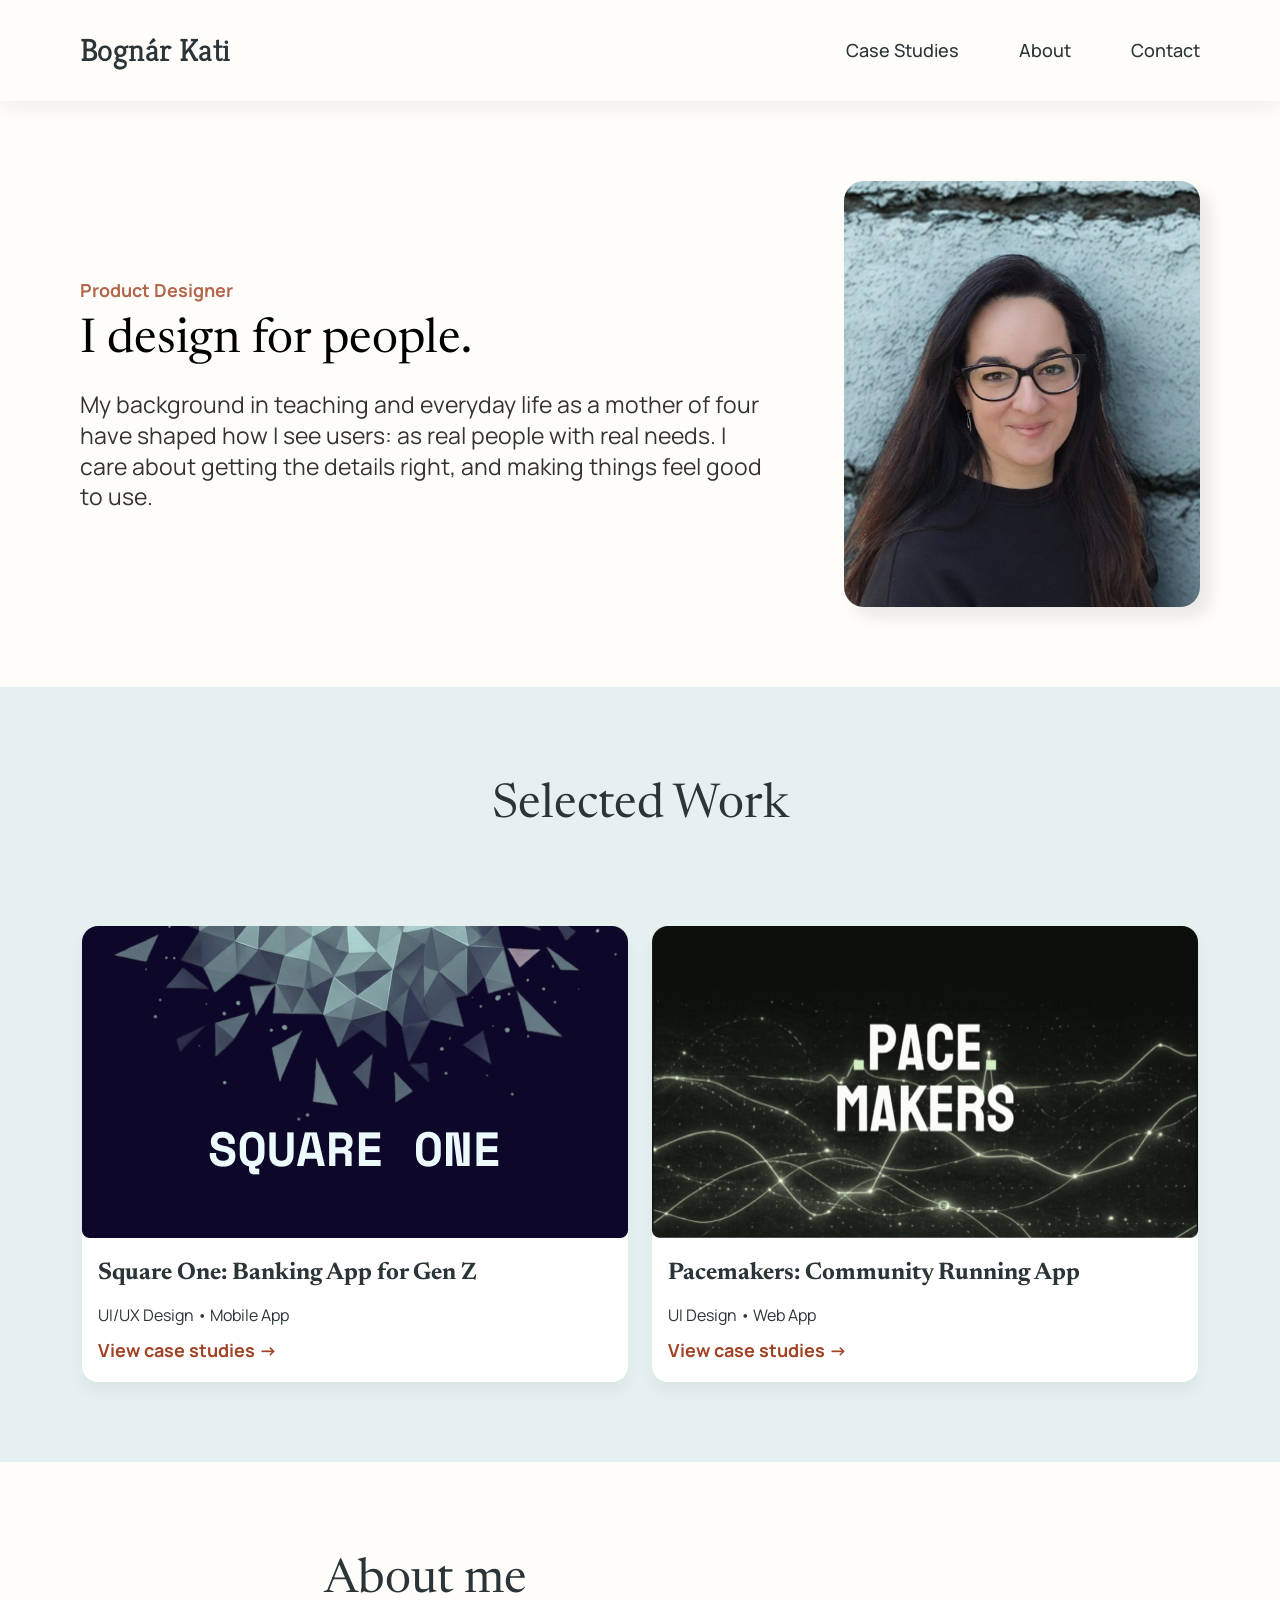
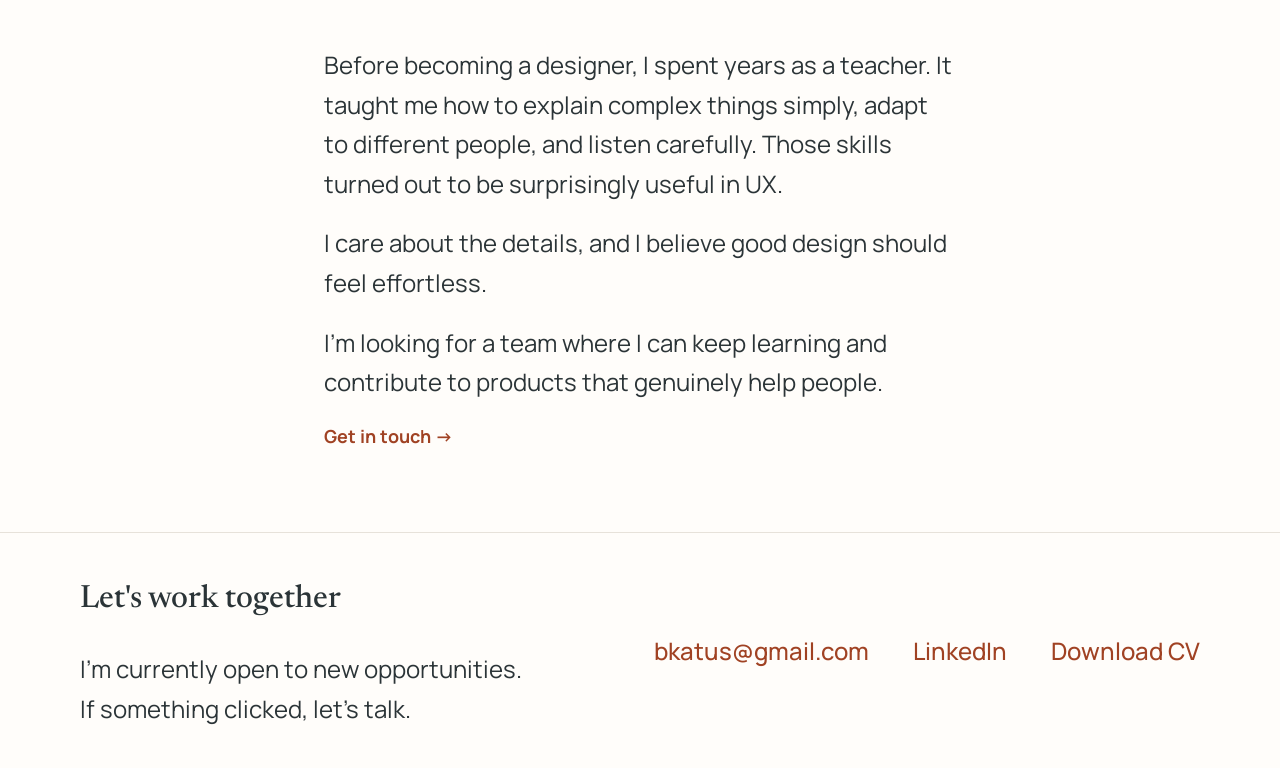
<file: index.html>
<!DOCTYPE html>
<html lang="en">
<head>
  <meta charset="UTF-8" />
  <meta name="viewport" content="width=device-width, initial-scale=1.0" />
  <title>Bognár Kati — Product Designer</title>
  <meta name="description" content="Bognár Kati — Product Designer. I design for people. Selected work and case studies." />

  <!-- Google Fonts: Newsreader (serif) + Manrope (sans) -->
  <link rel="preconnect" href="https://fonts.googleapis.com" />
  <link rel="preconnect" href="https://fonts.gstatic.com" crossorigin />
  <link href="https://fonts.googleapis.com/css2?family=Kreon:wght@400;500&family=Manrope:wght@400;500;700&family=Newsreader:opsz,wght@6..72,400;6..72,500;6..72,700&display=swap" rel="stylesheet" />

  <link rel="stylesheet" href="style.css" />
</head>
<body>

  <!-- ===== Navigáció ===== -->
  <header class="nav">
    <div class="nav__inner">
      <a class="nav__logo" href="index.html">Bognár Kati</a>
      <nav class="nav__links">
        <a href="#work">Case Studies</a>
        <a href="#about">About</a>
        <a href="#contact">Contact</a>
      </nav>
      <button class="nav__hamburger" aria-label="Menu">
        <span></span>
        <span></span>
        <span></span>
      </button>
    </div>
  </header>

  <!-- ===== Hero ===== -->
  <section class="hero">
    <div class="hero__grid">
      <div class="hero__text">
        <div class="hero__text-block">
          <div class="hero__title-group">
            <p class="eyebrow">Product Designer</p>
            <h1 class="hero__title">I design for people.</h1>
          </div>
          <p class="hero__lead">My background in teaching and everyday life as a mother of four have shaped how I see users: as real people with real needs. I care about getting the details right, and making things feel good to use.</p>
        </div>
      </div>
      <div class="hero__photo">
        <img src="images/portrait.jpg" alt="Bognár Kati portré" data-ph="images/portrait.jpg" />
      </div>
    </div>
  </section>

  <!-- ===== Selected Work ===== -->
  <section class="work" id="work">
    <h2 class="section-title">Selected Work</h2>
    <div class="cards">

      <!-- Card 1 -->
      <a class="card" href="case-study-square-one.html">
        <div class="card__img-wrap">
          <img class="card__img" src="images/card-square-one.jpg" alt="Square One — banking app for Gen Z" data-ph="images/card-square-one.jpg" />
        </div>
        <div class="card__body">
          <h3 class="card__title">Square One: Banking App for Gen Z</h3>
          <p class="card__tag">UI/UX Design • Mobile App</p>
          <span class="text-link">View case studies →</span>
        </div>
      </a>

      <!-- Card 2 -->
      <a class="card" href="case-study-pacemakers.html">
        <div class="card__img-wrap">
          <img class="card__img" src="images/card-pacemakers.jpg" alt="Pacemakers — landing page for runners" data-ph="images/card-pacemakers.jpg" />
        </div>
        <div class="card__body">
          <h3 class="card__title">Pacemakers: Community Running App</h3>
          <p class="card__tag">UI Design • Web App</p>
          <span class="text-link">View case studies →</span>
        </div>
      </a>

    </div>
  </section>

  <!-- ===== About me ===== -->
  <section class="about" id="about">
    <div class="container about__inner">
      <h2>About me</h2>
      <p>Before becoming a designer, I spent years as a teacher. It taught me how to explain complex things simply, adapt to different people, and listen carefully. Those skills turned out to be surprisingly useful in UX.</p>
      <p>I care about the details, and I believe good design should feel effortless.</p>
      <p>I'm looking for a team where I can keep learning and contribute to products that genuinely help people.</p>
      <a class="text-link" href="#contact">Get in touch →</a>
    </div>
  </section>

  <!-- ===== Footer / Contact ===== -->
  <footer class="footer" id="contact">
    <div class="footer__inner">
      <div class="footer__text">
        <h2>Let's work together</h2>
        <p>I'm currently open to new opportunities.</p>
        <p>If something clicked, let's talk.</p>
      </div>
      <nav class="footer__links">
        <a href="mailto:bkatus@gmail.com">bkatus@gmail.com</a>
        <a href="https://www.linkedin.com/in/katalin-bognar/" target="_blank" rel="noopener">LinkedIn</a>
        <a href="files/Bognar-Kati-CV.pdf" download="Bognar-Kati-CV.pdf">Download CV</a>
      </nav>
    </div>
  </footer>

  <!-- Mobil navigáció overlay -->
  <div class="mobile-menu" id="mobile-menu" aria-hidden="true">
    <button class="mobile-menu__close" id="mobile-menu-close" aria-label="Menü bezárása"></button>
    <a href="#work">Case Studies</a>
    <a href="#about">About</a>
    <a href="#contact">Contact</a>
  </div>

  <script src="placeholder.js"></script>
</body>
</html>
</file>
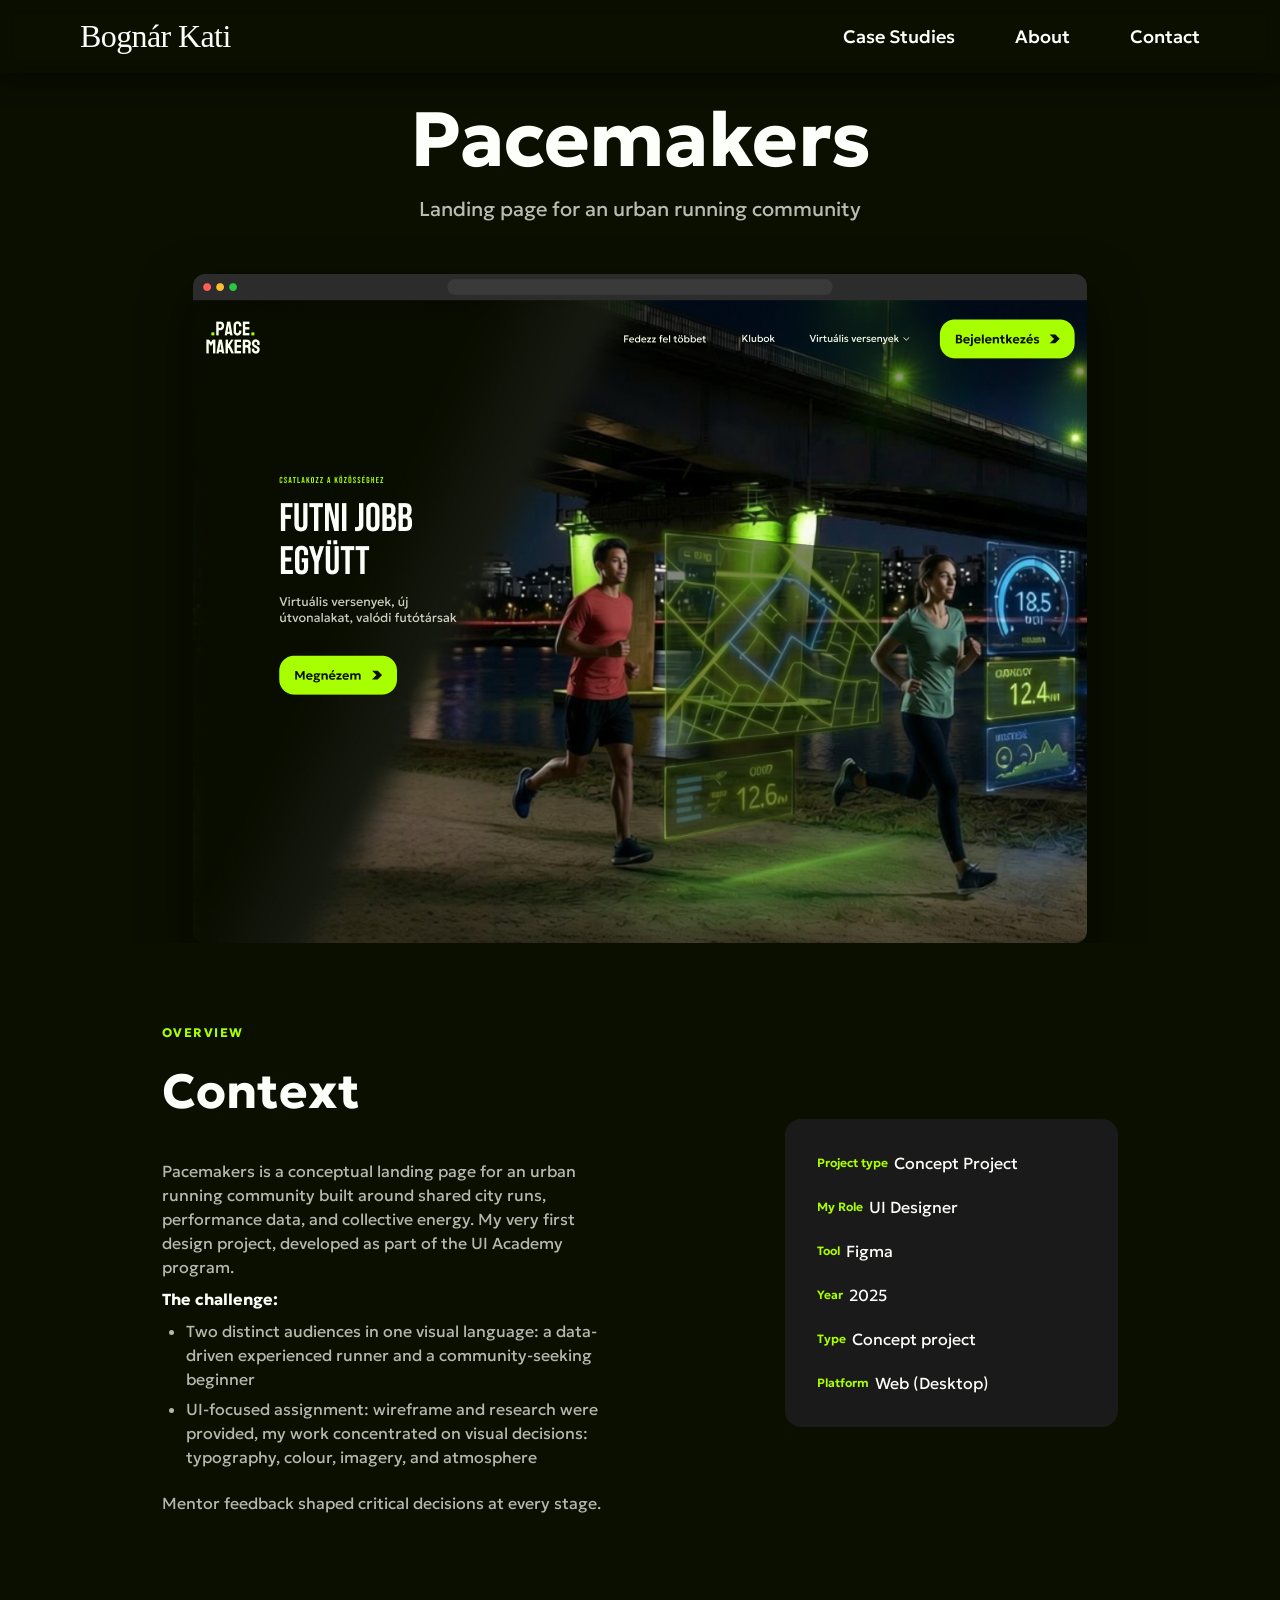
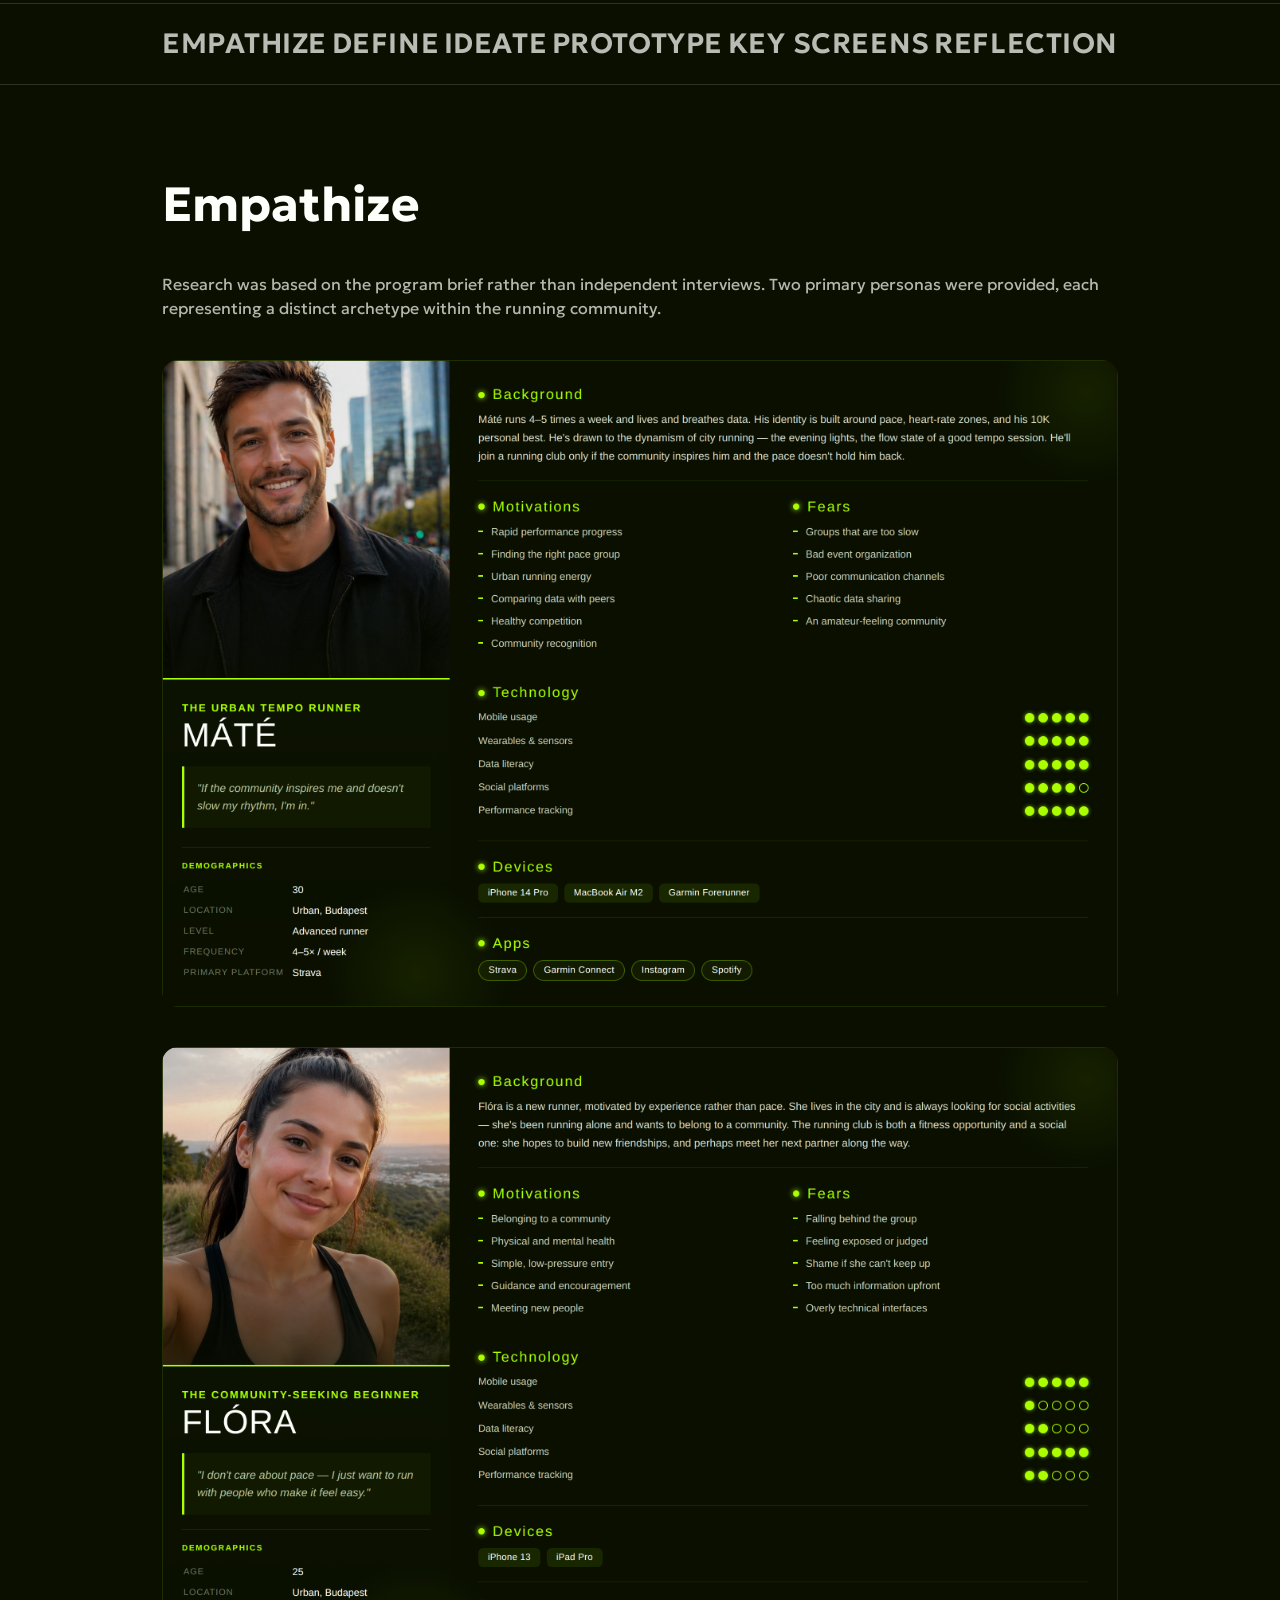
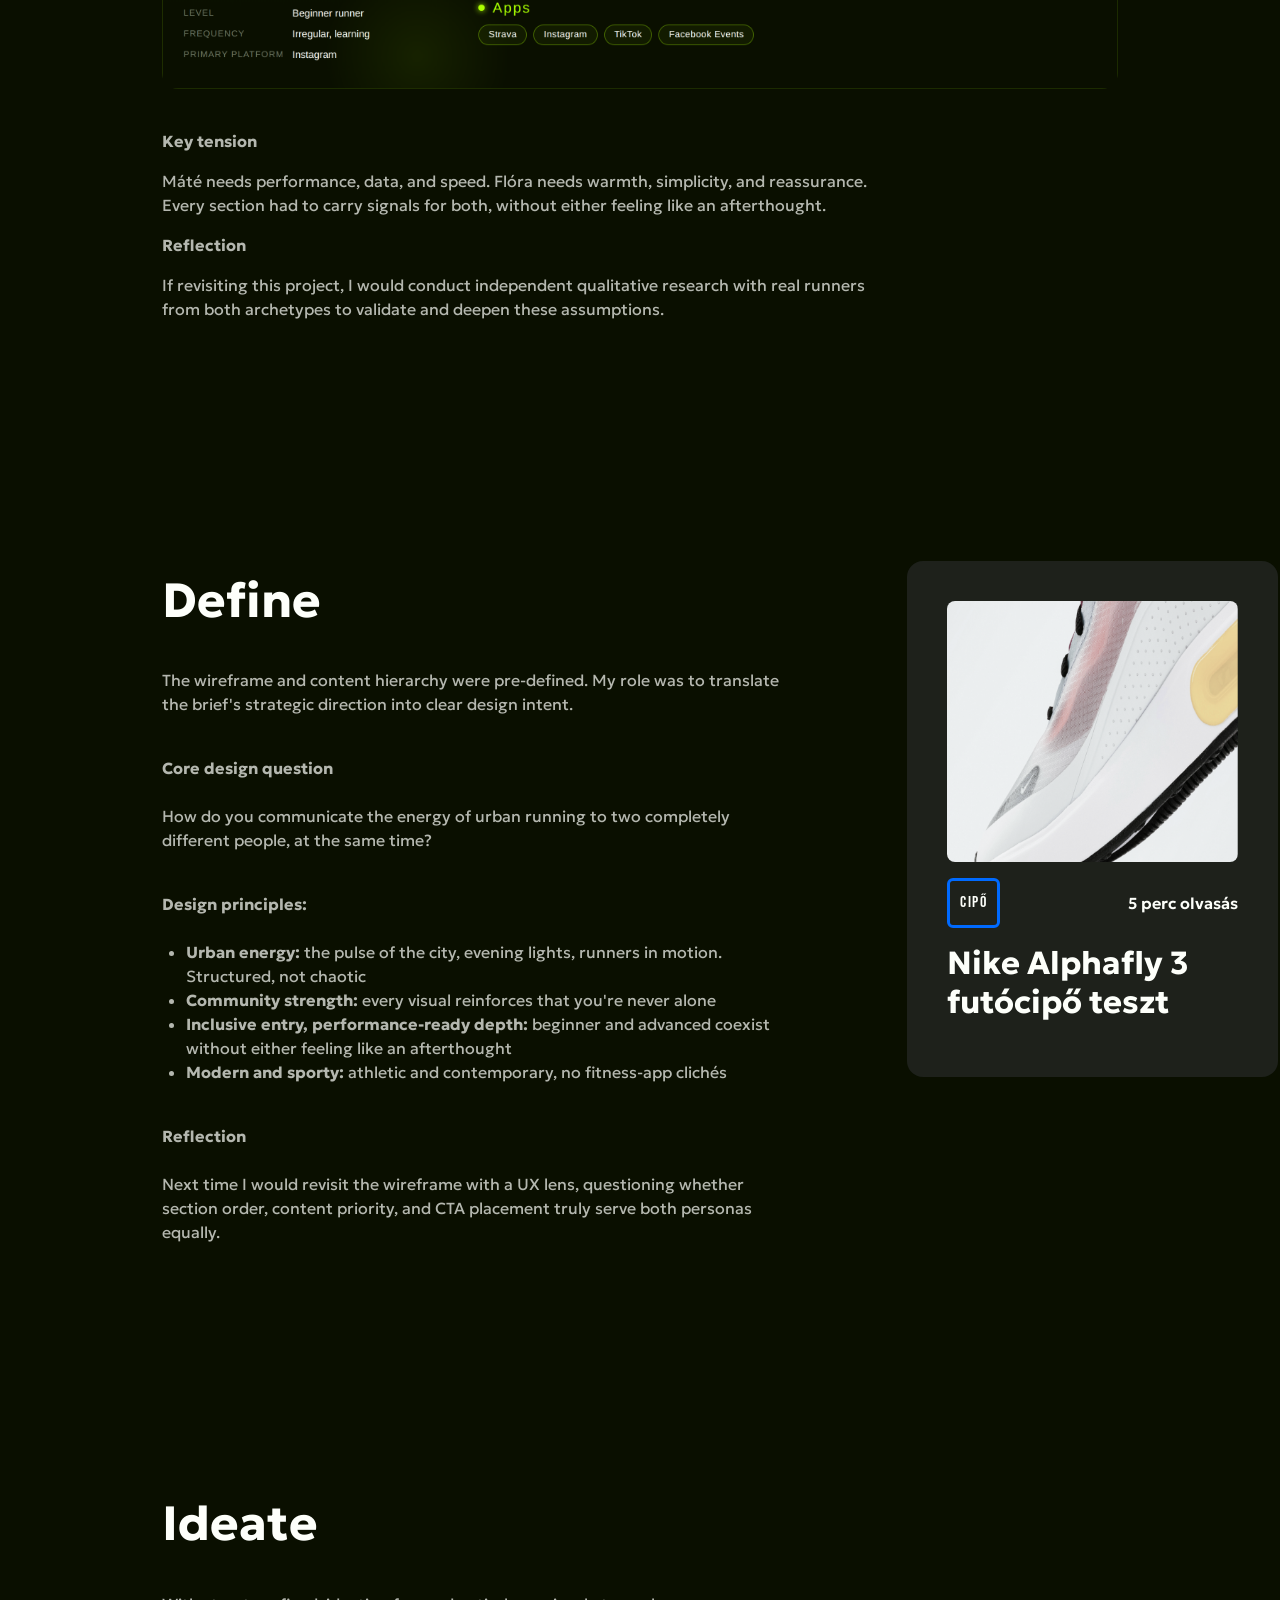
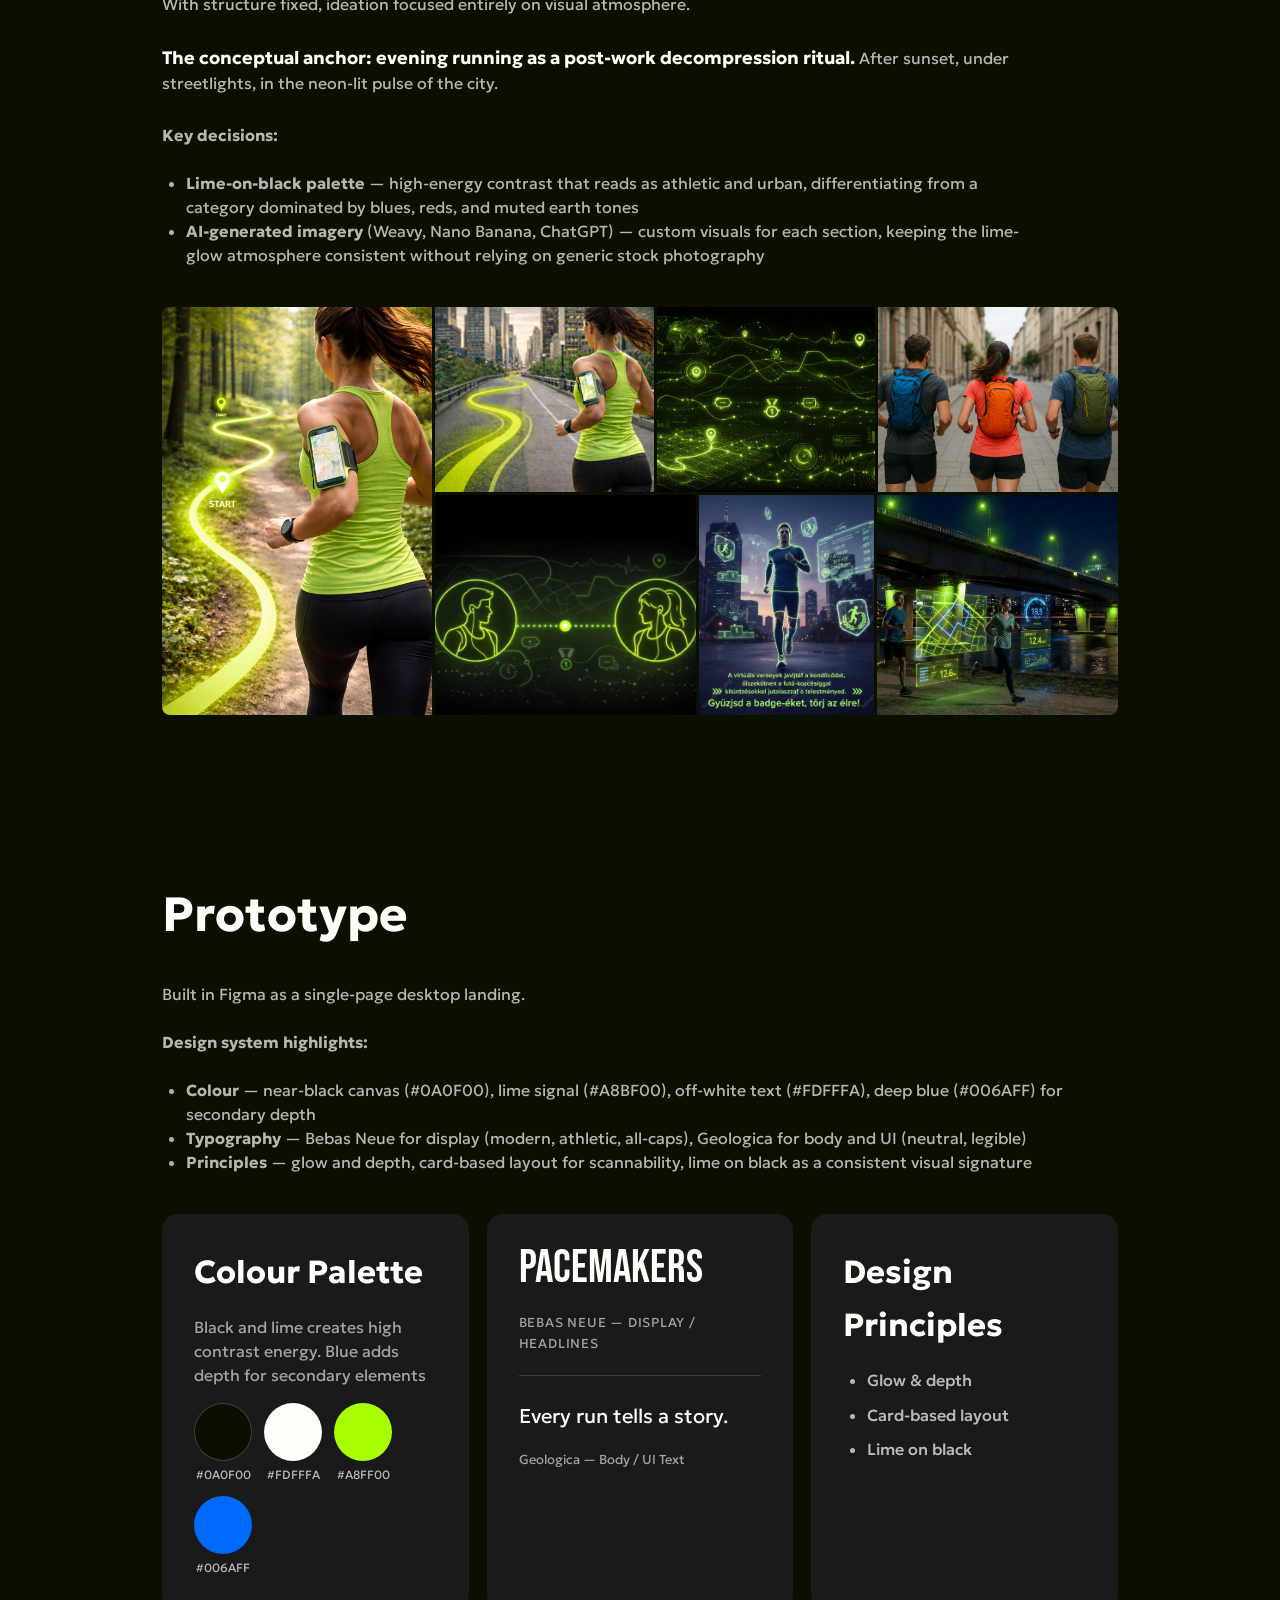
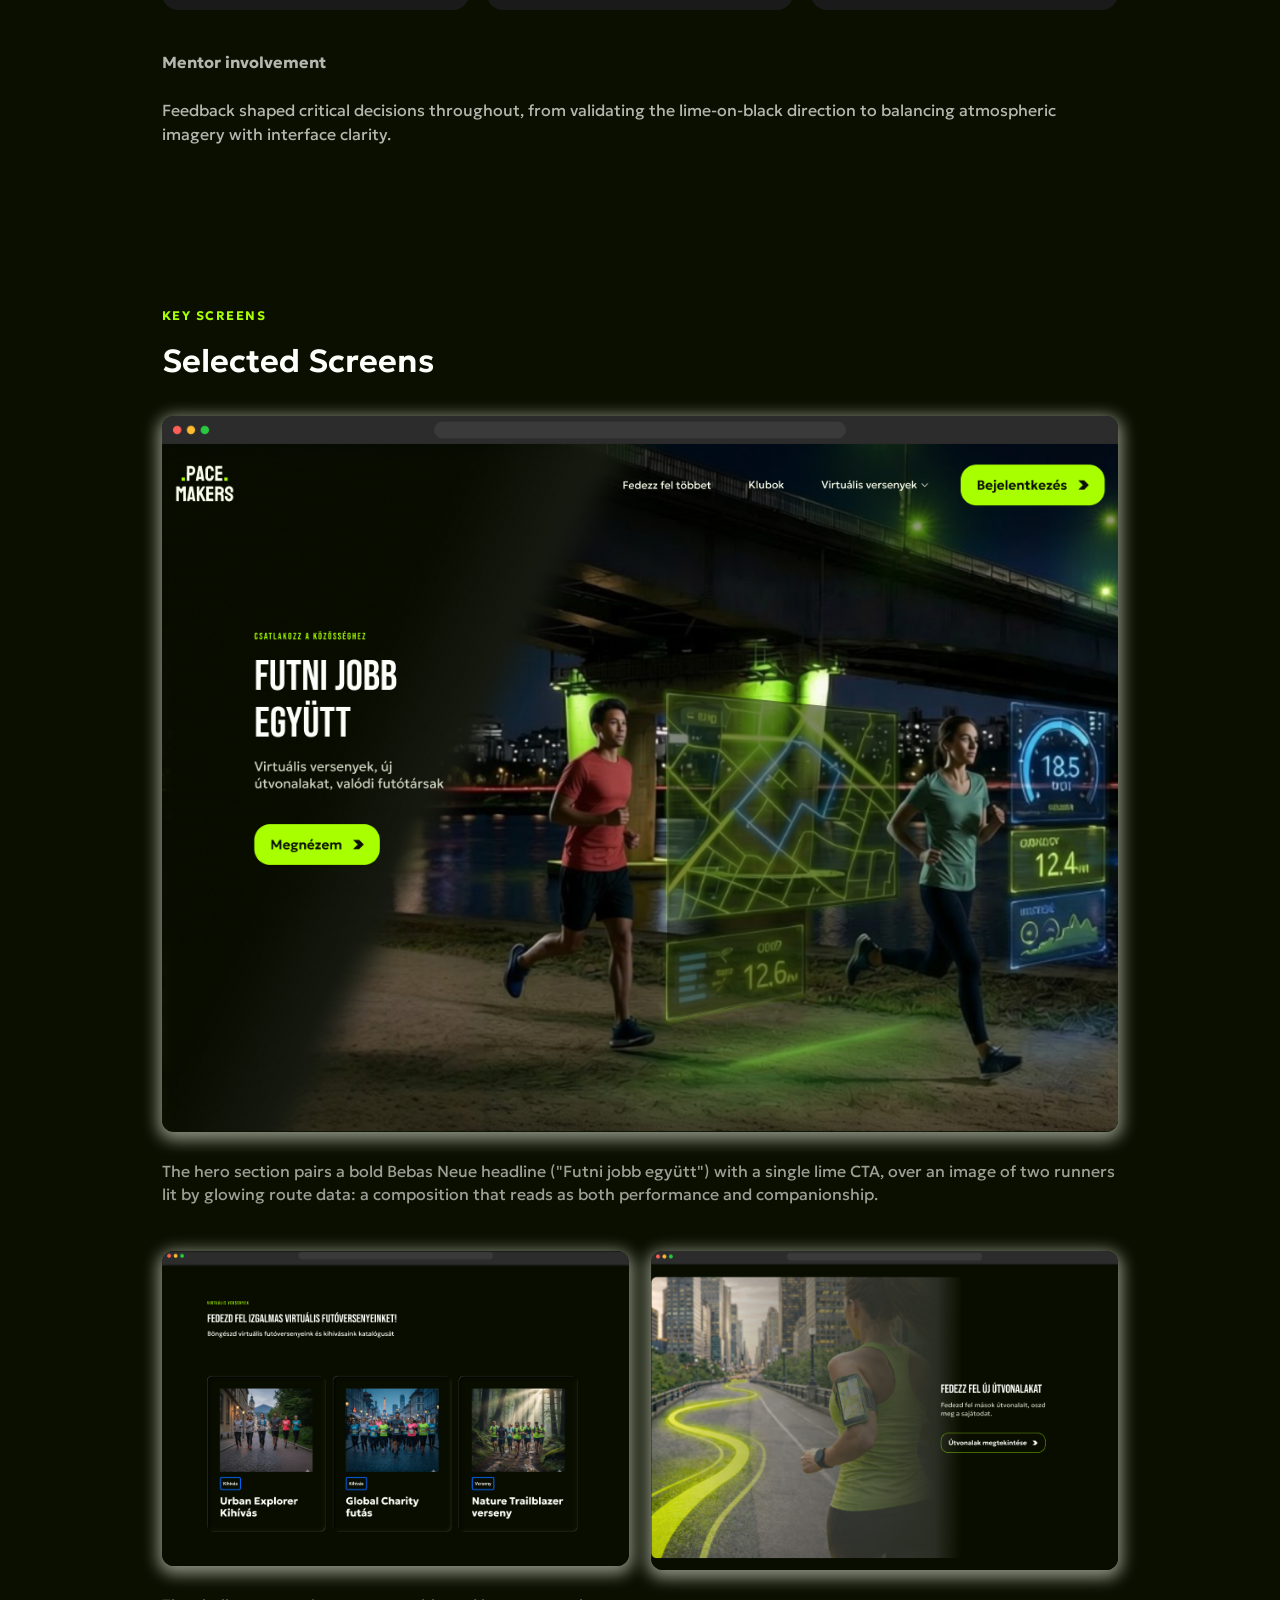
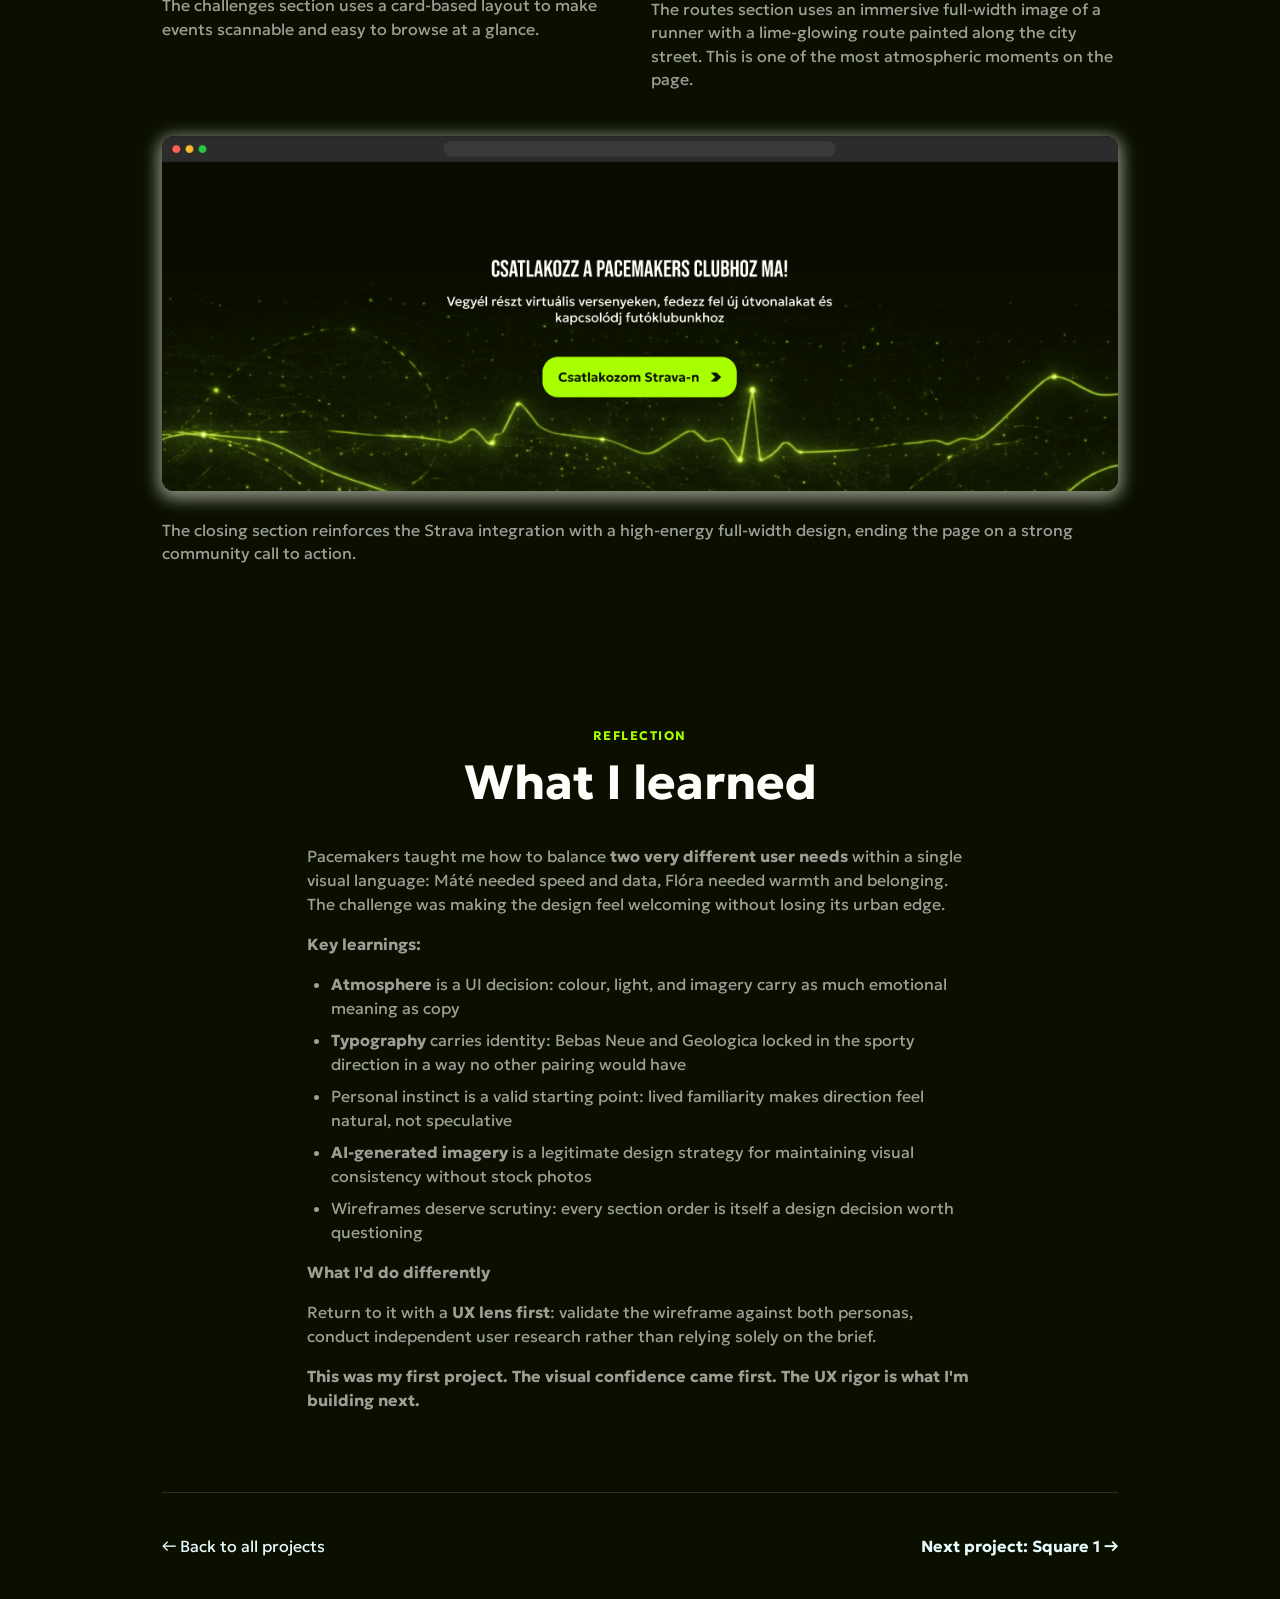
<file: case-study-pacemakers.html>
<!DOCTYPE html>
<html lang="en">
<head>
  <meta charset="UTF-8" />
  <meta name="viewport" content="width=device-width, initial-scale=1.0" />
  <title>Pacemakers — Case Study · Bognár Kati</title>
  <meta name="description" content="Pacemakers: a conceptual landing page for an urban running community. UI design case study by Bognár Kati." />

  <link rel="preconnect" href="https://fonts.googleapis.com" />
  <link rel="preconnect" href="https://fonts.gstatic.com" crossorigin />
  <link href="https://fonts.googleapis.com/css2?family=Bebas+Neue&family=Geologica:wght@400;500;600;700&display=swap" rel="stylesheet" />

  <link rel="stylesheet" href="style.css" />
</head>
<body class="cs-pace">

  <!-- ===== Navigáció ===== -->
  <header class="nav">
    <div class="nav__inner">
      <a class="nav__logo" href="index.html">Bognár Kati</a>
      <nav class="nav__links">
        <a href="index.html#work">Case Studies</a>
        <a href="index.html#about">About</a>
        <a href="index.html#contact">Contact</a>
      </nav>
      <button class="nav__hamburger" aria-label="Menu">
        <span></span>
        <span></span>
        <span></span>
      </button>
    </div>
  </header>

  <!-- ===== Hero ===== -->
  <section class="cs-hero cp-hero">
    <div class="cp-hero__text">
      <h1 class="cp-hero__title">Pacemakers</h1>
      <p class="cp-hero__sub">Landing page for an urban running community</p>
    </div>
    <div class="cp-hero__browser">
      <img src="images/pace-hero-browser.png" class="cp-hero-browser-img" alt="Pacemakers landing page in a browser frame" width="894" height="669" />
    </div>
  </section>

  <!-- ===== Context / Overview ===== -->
  <section class="cp-section" id="overview">
    <div class="cp-section__inner">
      <div class="cp-overview">
        <div class="cp-overview__text">
          <div class="cp-overview__heading">
            <p class="eyebrow">Overview</p>
            <h2>Context</h2>
          </div>
          <div class="cp-overview__body">
            <p>Pacemakers is a conceptual landing page for an urban running community built around shared city runs, performance data, and collective energy. My very first design project, developed as part of the UI Academy program.</p>
            <p><strong>The challenge:</strong></p>
            <ul>
              <li>Two distinct audiences in one visual language: a data-driven experienced runner and a community-seeking beginner</li>
              <li>UI-focused assignment: wireframe and research were provided, my work concentrated on visual decisions: typography, colour, imagery, and atmosphere</li>
            </ul>
            <p>Mentor feedback shaped critical decisions at every stage.</p>
          </div>
        </div>
        <dl class="infocard">
          <div class="infocard__row"><dt>Project type</dt><dd>Concept Project</dd></div>
          <div class="infocard__row"><dt>My Role</dt><dd>UI Designer</dd></div>
          <div class="infocard__row"><dt>Tool</dt><dd>Figma</dd></div>
          <div class="infocard__row"><dt>Year</dt><dd>2025</dd></div>
          <div class="infocard__row"><dt>Type</dt><dd>Concept project</dd></div>
          <div class="infocard__row"><dt>Platform</dt><dd>Web (Desktop)</dd></div>
        </dl>
      </div>
    </div>
  </section>

  <!-- ===== Process nav ===== -->
  <nav class="cp-process-nav">
    <div class="cp-process-nav__inner">
      <a href="#empathize">Empathize</a>
      <a href="#define">Define</a>
      <a href="#ideate">Ideate</a>
      <a href="#prototype">Prototype</a>
      <a href="#key-screens">Key Screens</a>
      <a href="#reflection">Reflection</a>
    </div>
  </nav>

  <!-- ===== Empathize ===== -->
  <section class="cp-section" id="empathize">
    <div class="cp-section__inner">
      <div class="cp-empathize">
        <div class="cp-empathize__head">
          <p class="eyebrow cp-mobile-eyebrow">Empathize</p>
          <h2>Empathize</h2>
          <p class="cp-section-desc">Research was based on the program brief rather than independent interviews. Two primary personas were provided, each representing a distinct archetype within the running community.</p>
        </div>
        <div class="cp-persona-grid">
          <div class="cp-persona-card cp-persona-card--mate">
            <img src="images/pace-persona-mate.png" alt="Máté persona" />
          </div>
          <div class="cp-persona-card cp-persona-card--flora">
            <img src="images/pace-persona-flora.png" alt="Flóra persona" />
          </div>
        </div>
        <div class="cp-persona-mobile">
          <article class="cp-persona-mobile__card cp-persona-mobile__card--mate">
            <p class="cp-persona-mobile__eyebrow">The urban tempo runner</p>
            <h3 class="cp-persona-mobile__name">Máté</h3>
            <p class="cp-persona-mobile__quote">"If the community expects me and doesn't slow my rhythm, I'm in."</p>
            <p class="cp-persona-mobile__desc">Male, 28. Works and lives and breathes data. His identity is built around pace, heart-rate zones, and his 12K personal best.</p>
            <div class="cp-persona-mobile__group">
              <p class="cp-persona-mobile__label">Motivations</p>
              <p>· Top performance progress<br>· Finding the right pace group<br>· Urban running energy<br>· Competing with peers<br>· Healthy competition<br>· Community recognition</p>
            </div>
            <div class="cp-persona-mobile__group">
              <p class="cp-persona-mobile__label">Fears</p>
              <p>· Groups that are too slow<br>· Bad route organisation<br>· Poor communication structures<br>· Chaotic data sharing<br>· No serious feeling community</p>
            </div>
          </article>
          <article class="cp-persona-mobile__card cp-persona-mobile__card--flora">
            <p class="cp-persona-mobile__eyebrow">The community-seeking beginner</p>
            <h3 class="cp-persona-mobile__name">Flóra</h3>
            <p class="cp-persona-mobile__quote">"I don't care about pace — I just want to run with people who make it feel easy."</p>
            <p class="cp-persona-mobile__desc">Flóra is a new runner, motivated by experience rather than pace. She lives in the city and is always looking for social activities.</p>
            <div class="cp-persona-mobile__group">
              <p class="cp-persona-mobile__label">Motivations</p>
              <p>· Belonging to a community<br>· Physical and mental health<br>· Simple, low-pressure entry<br>· Outdoor and more openness<br>· Meeting new people</p>
            </div>
            <div class="cp-persona-mobile__group">
              <p class="cp-persona-mobile__label">Fears</p>
              <p>· Feeling exposed or judged<br>· Shame if she can't keep up<br>· Too much information upfront<br>· Overly technical interfaces</p>
            </div>
          </article>
        </div>
        <div class="cp-key-tension">
          <p><strong>Key tension</strong></p>
          <p>Máté needs performance, data, and speed. Flóra needs warmth, simplicity, and reassurance. Every section had to carry signals for both, without either feeling like an afterthought.</p>
          <p><strong>Reflection</strong></p>
          <p>If revisiting this project, I would conduct independent qualitative research with real runners from both archetypes to validate and deepen these assumptions.</p>
        </div>
      </div>
    </div>
  </section>

  <!-- ===== Define ===== -->
  <section class="cp-section" id="define">
    <div class="cp-section__inner">
      <div class="cp-two-col">
        <div class="cp-two-col__text">
          <div class="cp-define-intro">
            <p class="eyebrow cp-mobile-eyebrow">Define</p>
            <h2>Define</h2>
            <p class="cp-section-desc">The wireframe and content hierarchy were pre-defined. My role was to translate the brief's strategic direction into clear design intent.</p>
          </div>
          <div class="cp-body-block">
            <p><strong>Core design question</strong></p>
            <p>How do you communicate the energy of urban running to two completely different people, at the same time?</p>
          </div>
          <div class="cp-body-block">
            <p><strong>Design principles:</strong></p>
            <ul>
              <li><strong>Urban energy:</strong> the pulse of the city, evening lights, runners in motion. Structured, not chaotic</li>
              <li><strong>Community strength:</strong> every visual reinforces that you're never alone</li>
              <li><strong>Inclusive entry, performance-ready depth:</strong> beginner and advanced coexist without either feeling like an afterthought</li>
              <li><strong>Modern and sporty:</strong> athletic and contemporary, no fitness-app clichés</li>
            </ul>
          </div>
          <div class="cp-body-block">
            <p><strong>Reflection</strong></p>
            <p>Next time I would revisit the wireframe with a UX lens, questioning whether section order, content priority, and CTA placement truly serve both personas equally.</p>
          </div>
        </div>
        <div class="cp-two-col__card">
          <div class="cp-app-card">
            <div class="cp-app-card__img">
              <img src="images/pace-define-card.png" alt="Nike Alphafly 3 futócipő" />
            </div>
            <div class="cp-app-card__meta">
              <div class="cp-app-card__badge">cipő</div>
              <span class="cp-app-card__read">5 perc olvasás</span>
            </div>
            <p class="cp-app-card__title">Nike Alphafly 3<br>futócipő teszt</p>
            <div class="cp-app-card__hover">
              <p class="cp-app-card__desc">Újdonságok és fejlesztések az ikonikus Nike Alphafly sorozatban</p>
              <button class="cp-app-card__btn">Tovább <span class="cp-app-card__chevron">›</span></button>
            </div>
          </div>
        </div>
      </div>
    </div>
  </section>

  <!-- ===== Ideate ===== -->
  <section class="cp-section" id="ideate">
    <div class="cp-section__inner">
      <div class="cp-ideate">
        <div class="cp-ideate__head">
          <p class="eyebrow cp-mobile-eyebrow">Ideate</p>
          <h2>Ideate</h2>
          <p class="cp-section-desc">With structure fixed, ideation focused entirely on visual atmosphere.</p>
          <p class="cp-section-desc"><strong class="cp-ideate-anchor">The conceptual anchor: evening running as a post-work decompression ritual.</strong> After sunset, under streetlights, in the neon-lit pulse of the city.</p>
          <div class="cp-body-block">
            <p><strong>Key decisions:</strong></p>
            <ul>
              <li><strong>Lime-on-black palette</strong> — high-energy contrast that reads as athletic and urban, differentiating from a category dominated by blues, reds, and muted earth tones</li>
              <li><strong>AI-generated imagery</strong> (Weavy, Nano Banana, ChatGPT) — custom visuals for each section, keeping the lime-glow atmosphere consistent without relying on generic stock photography</li>
            </ul>
          </div>
        </div>
        <div class="cp-ideate-grid">
          <div class="cp-ideate-grid__left">
            <img src="images/pace-ideate-6.png" alt="" />
          </div>
          <div class="cp-ideate-grid__right">
            <div class="cp-ideate-grid__row cp-ideate-grid__row--top">
              <img src="images/pace-ideate-1.png" alt="" />
              <img src="images/pace-ideate-7.png" alt="" />
              <img src="images/pace-ideate-5.png" alt="" />
            </div>
            <div class="cp-ideate-grid__row cp-ideate-grid__row--bot">
              <img src="images/pace-ideate-2.png" alt="" />
              <img src="images/pace-ideate-4.png" alt="" />
              <img src="images/pace-ideate-3.png" alt="" />
            </div>
          </div>
        </div>
      </div>
    </div>
  </section>

  <!-- ===== Prototype ===== -->
  <section class="cp-section" id="prototype">
    <div class="cp-section__inner">
      <div class="cp-prototype">
        <div class="cp-prototype__head">
          <p class="eyebrow cp-mobile-eyebrow">Prototype</p>
          <h2>Prototype</h2>
          <div class="cp-body-block">
            <p>Built in Figma as a single-page desktop landing.</p>
            <p><strong>Design system highlights:</strong></p>
            <ul>
              <li><strong>Colour</strong> — near-black canvas (#0A0F00), lime signal (#A8BF00), off-white text (#FDFFFA), deep blue (#006AFF) for secondary depth</li>
              <li><strong>Typography</strong> — Bebas Neue for display (modern, athletic, all-caps), Geologica for body and UI (neutral, legible)</li>
              <li><strong>Principles</strong> — glow and depth, card-based layout for scannability, lime on black as a consistent visual signature</li>
            </ul>
          </div>
        </div>
        <div class="cp-proto-cards">

          <!-- Colour Palette -->
          <div class="cp-proto-card">
            <h3>Colour Palette</h3>
            <p class="cp-proto-card-desc">Black and lime creates high contrast energy. Blue adds depth for secondary elements</p>
            <div class="cp-swatches">
              <div class="cp-swatch cp-swatch--black">
                <div class="cp-swatch__dot"></div>
                <span class="cp-swatch__label">#0A0F00</span>
              </div>
              <div class="cp-swatch cp-swatch--white">
                <div class="cp-swatch__dot"></div>
                <span class="cp-swatch__label">#FDFFFA</span>
              </div>
              <div class="cp-swatch cp-swatch--lime">
                <div class="cp-swatch__dot"></div>
                <span class="cp-swatch__label">#A8FF00</span>
              </div>
              <div class="cp-swatch cp-swatch--blue">
                <div class="cp-swatch__dot"></div>
                <span class="cp-swatch__label">#006AFF</span>
              </div>
            </div>
          </div>

          <!-- Typography -->
          <div class="cp-proto-card">
            <p class="cp-typo-display">Pacemakers</p>
            <p class="cp-typo-display-label">Bebas Neue — Display / Headlines</p>
            <hr class="cp-typo-divider" />
            <p class="cp-typo-body">Every run tells a story.</p>
            <p class="cp-typo-body-label">Geologica — Body / UI Text</p>
          </div>

          <!-- Design Principles -->
          <div class="cp-proto-card">
            <h3>Design Principles</h3>
            <ul class="cp-principles-list">
              <li>Glow &amp; depth</li>
              <li>Card-based layout</li>
              <li>Lime on black</li>
            </ul>
          </div>

        </div>
        <div class="cp-body-block">
          <p><strong>Mentor involvement</strong></p>
          <p>Feedback shaped critical decisions throughout, from validating the lime-on-black direction to balancing atmospheric imagery with interface clarity.</p>
        </div>
      </div>
    </div>
  </section>

  <!-- ===== Key Screens ===== -->
  <section class="cp-section" id="key-screens">
    <div class="cp-section__inner">
      <div class="cp-key-screens">
        <div class="cp-key-head">
          <p class="eyebrow">Key Screens</p>
          <h2>Selected Screens</h2>
        </div>
        <div class="cp-key-frames">
          <figure class="cp-key-frame cp-key-frame--full">
            <img src="images/pace-key-frame-1.png" alt="Pacemakers hero screen" />
            <figcaption>The hero section pairs a bold Bebas Neue headline ("Futni jobb együtt") with a single lime CTA, over an image of two runners lit by glowing route data: a composition that reads as both performance and companionship.</figcaption>
          </figure>
          <div class="cp-key-frame-row">
            <figure class="cp-key-frame">
              <img src="images/pace-key-frame-2.png" alt="Pacemakers virtual races catalogue screen" />
              <figcaption>The challenges section uses a card-based layout to make events scannable and easy to browse at a glance.</figcaption>
            </figure>
            <figure class="cp-key-frame">
              <img src="images/pace-key-frame-3.png" alt="Pacemakers routes discovery screen" />
              <figcaption>The routes section uses an immersive full-width image of a runner with a lime-glowing route painted along the city street. This is one of the most atmospheric moments on the page.</figcaption>
            </figure>
          </div>
          <figure class="cp-key-frame cp-key-frame--full">
            <img src="images/pace-key-frame-4.png" alt="Pacemakers closing join screen" />
            <figcaption>The closing section reinforces the Strava integration with a high-energy full-width design, ending the page on a strong community call to action.</figcaption>
          </figure>
        </div>
      </div>
    </div>
  </section>

  <!-- ===== Reflection ===== -->
  <section class="cp-section" id="reflection">
    <div class="cp-section__inner">
      <div class="cp-reflection">
        <div class="cp-reflection__head">
          <p class="eyebrow">Reflection</p>
          <h2>What I learned</h2>
        </div>
        <div class="cp-reflection__body">
          <p>Pacemakers taught me how to balance <strong>two very different user needs</strong> within a single visual language: Máté needed speed and data, Flóra needed warmth and belonging. The challenge was making the design feel welcoming without losing its urban edge.</p>
          <p><strong>Key learnings:</strong></p>
          <ul>
            <li><strong>Atmosphere</strong> is a UI decision: colour, light, and imagery carry as much emotional meaning as copy</li>
            <li><strong>Typography</strong> carries identity: Bebas Neue and Geologica locked in the sporty direction in a way no other pairing would have</li>
            <li>Personal instinct is a valid starting point: lived familiarity makes direction feel natural, not speculative</li>
            <li><strong>AI-generated imagery</strong> is a legitimate design strategy for maintaining visual consistency without stock photos</li>
            <li>Wireframes deserve scrutiny: every section order is itself a design decision worth questioning</li>
          </ul>
          <p><strong>What I'd do differently</strong></p>
          <p>Return to it with a <strong>UX lens first</strong>: validate the wireframe against both personas, conduct independent user research rather than relying solely on the brief.</p>
          <p><strong>This was my first project. The visual confidence came first. The UX rigor is what I'm building next.</strong></p>
        </div>
      </div>
    </div>
  </section>

  <!-- ===== Footer nav ===== -->
  <div class="cs-nav-wrap">
    <nav class="cs-nav">
      <a href="index.html">← Back to all projects</a>
      <a href="case-study-square-one.html" class="cs-nav__next">Next project: Square 1 →</a>
    </nav>
  </div>

  <script>
    (function () {
      var nav = document.querySelector('.nav');
      var lastY = 0;
      window.addEventListener('scroll', function () {
        var y = window.scrollY;
        if (y > lastY && y > 60) {
          nav.classList.add('is-hidden');
        } else {
          nav.classList.remove('is-hidden');
        }
        lastY = y;
      }, { passive: true });
    })();
  </script>
</body>
</html>
</file>
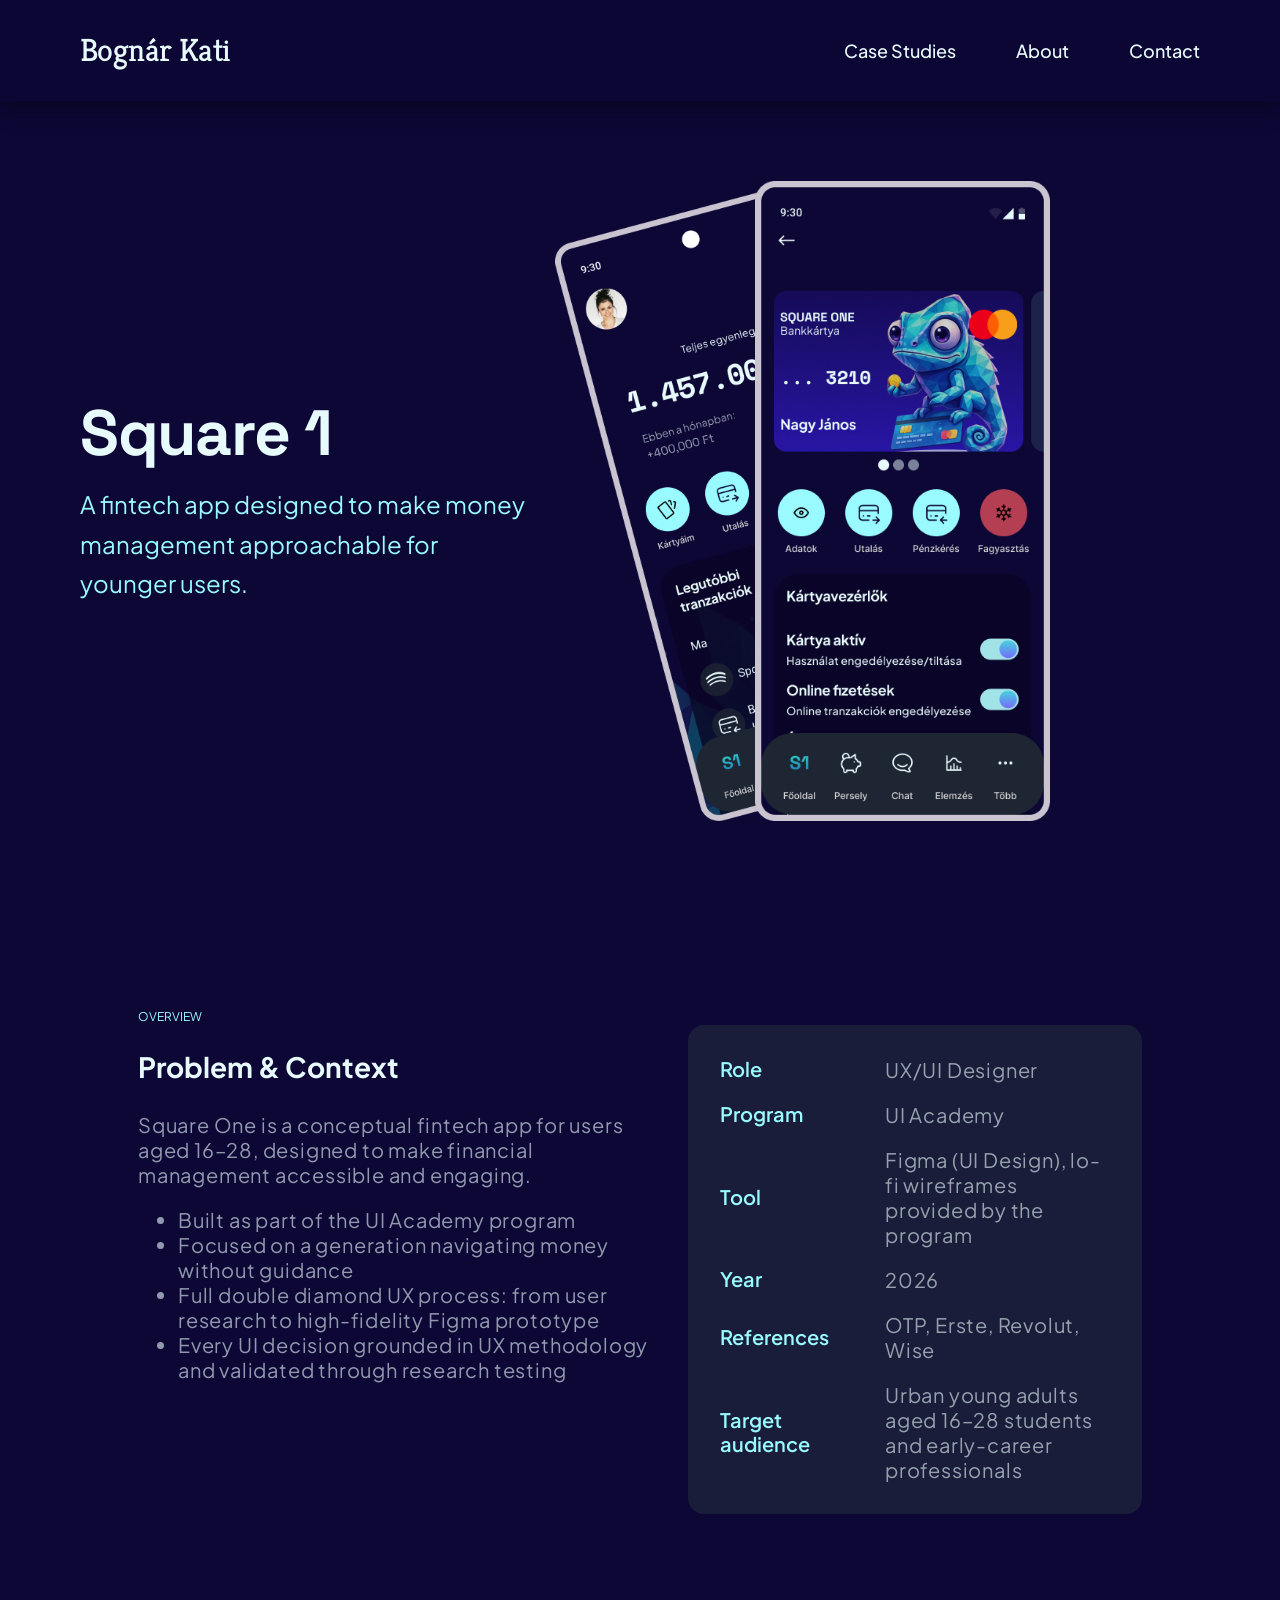
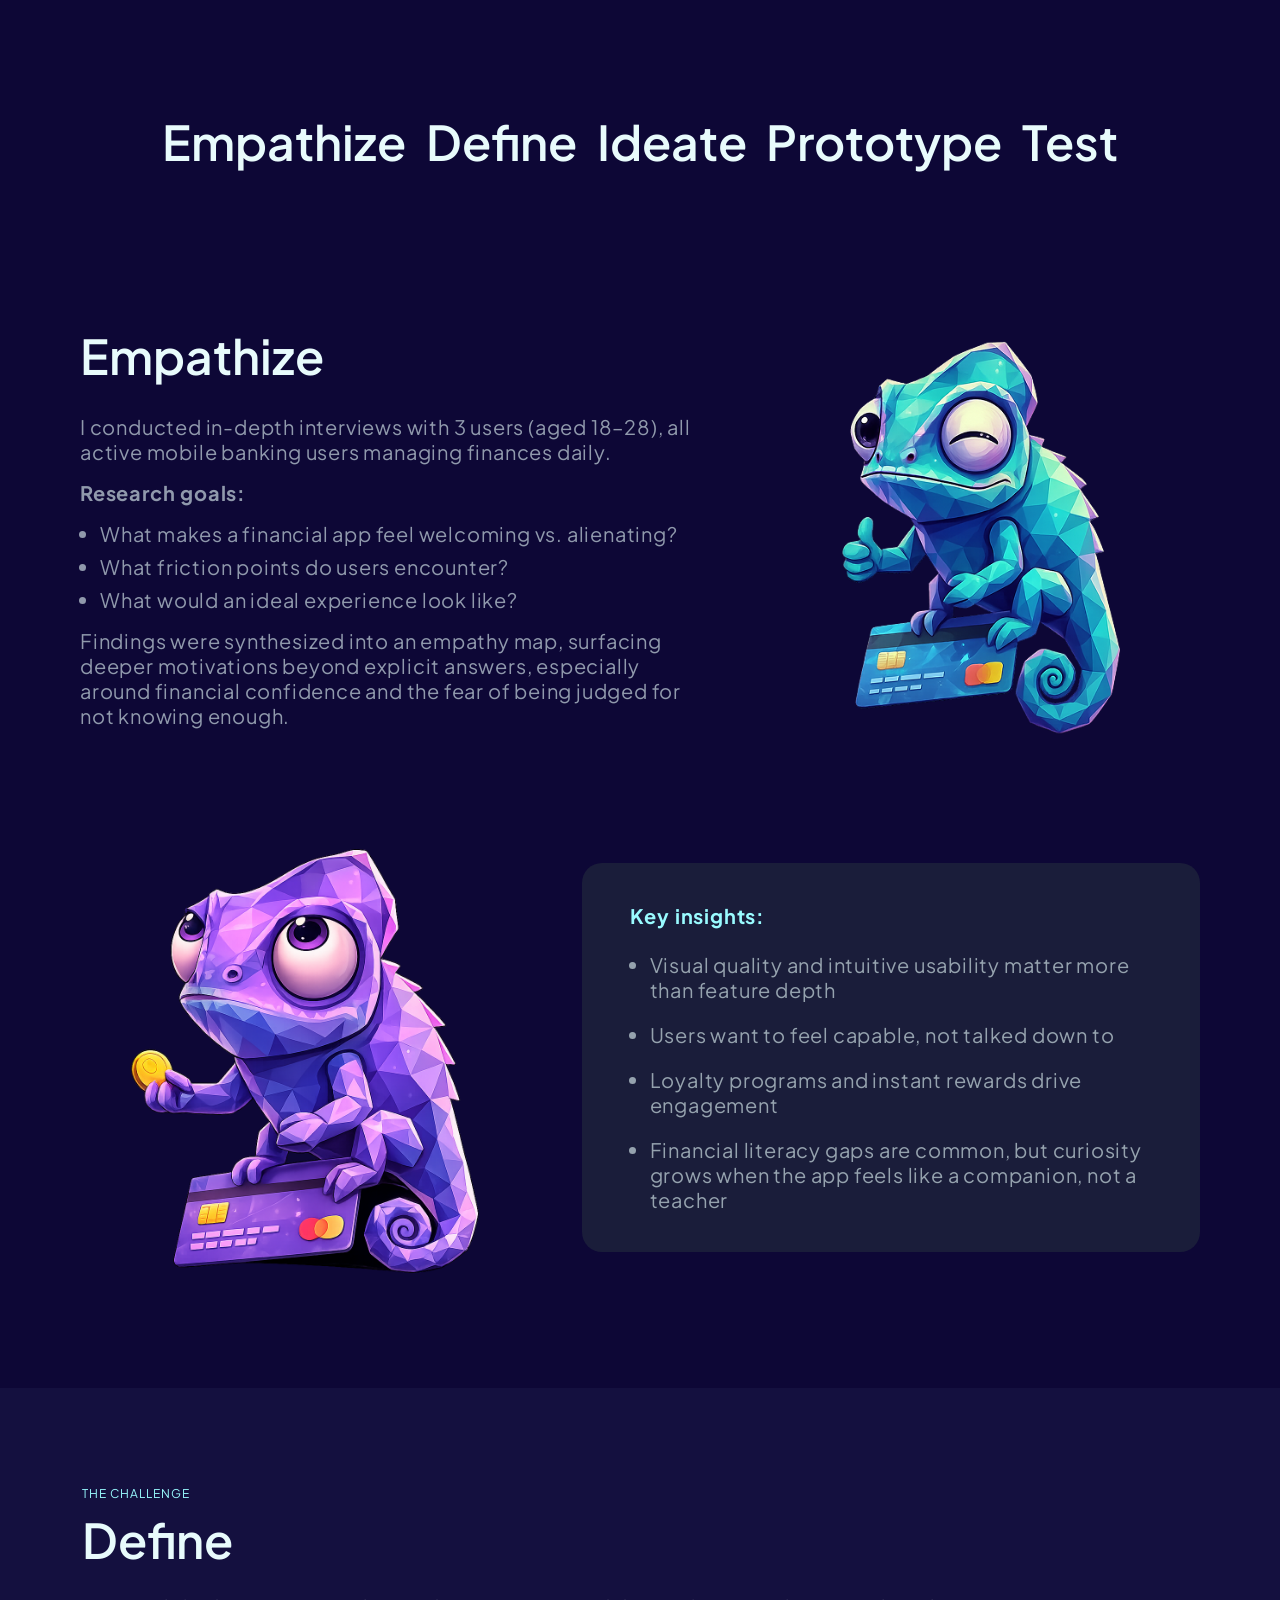
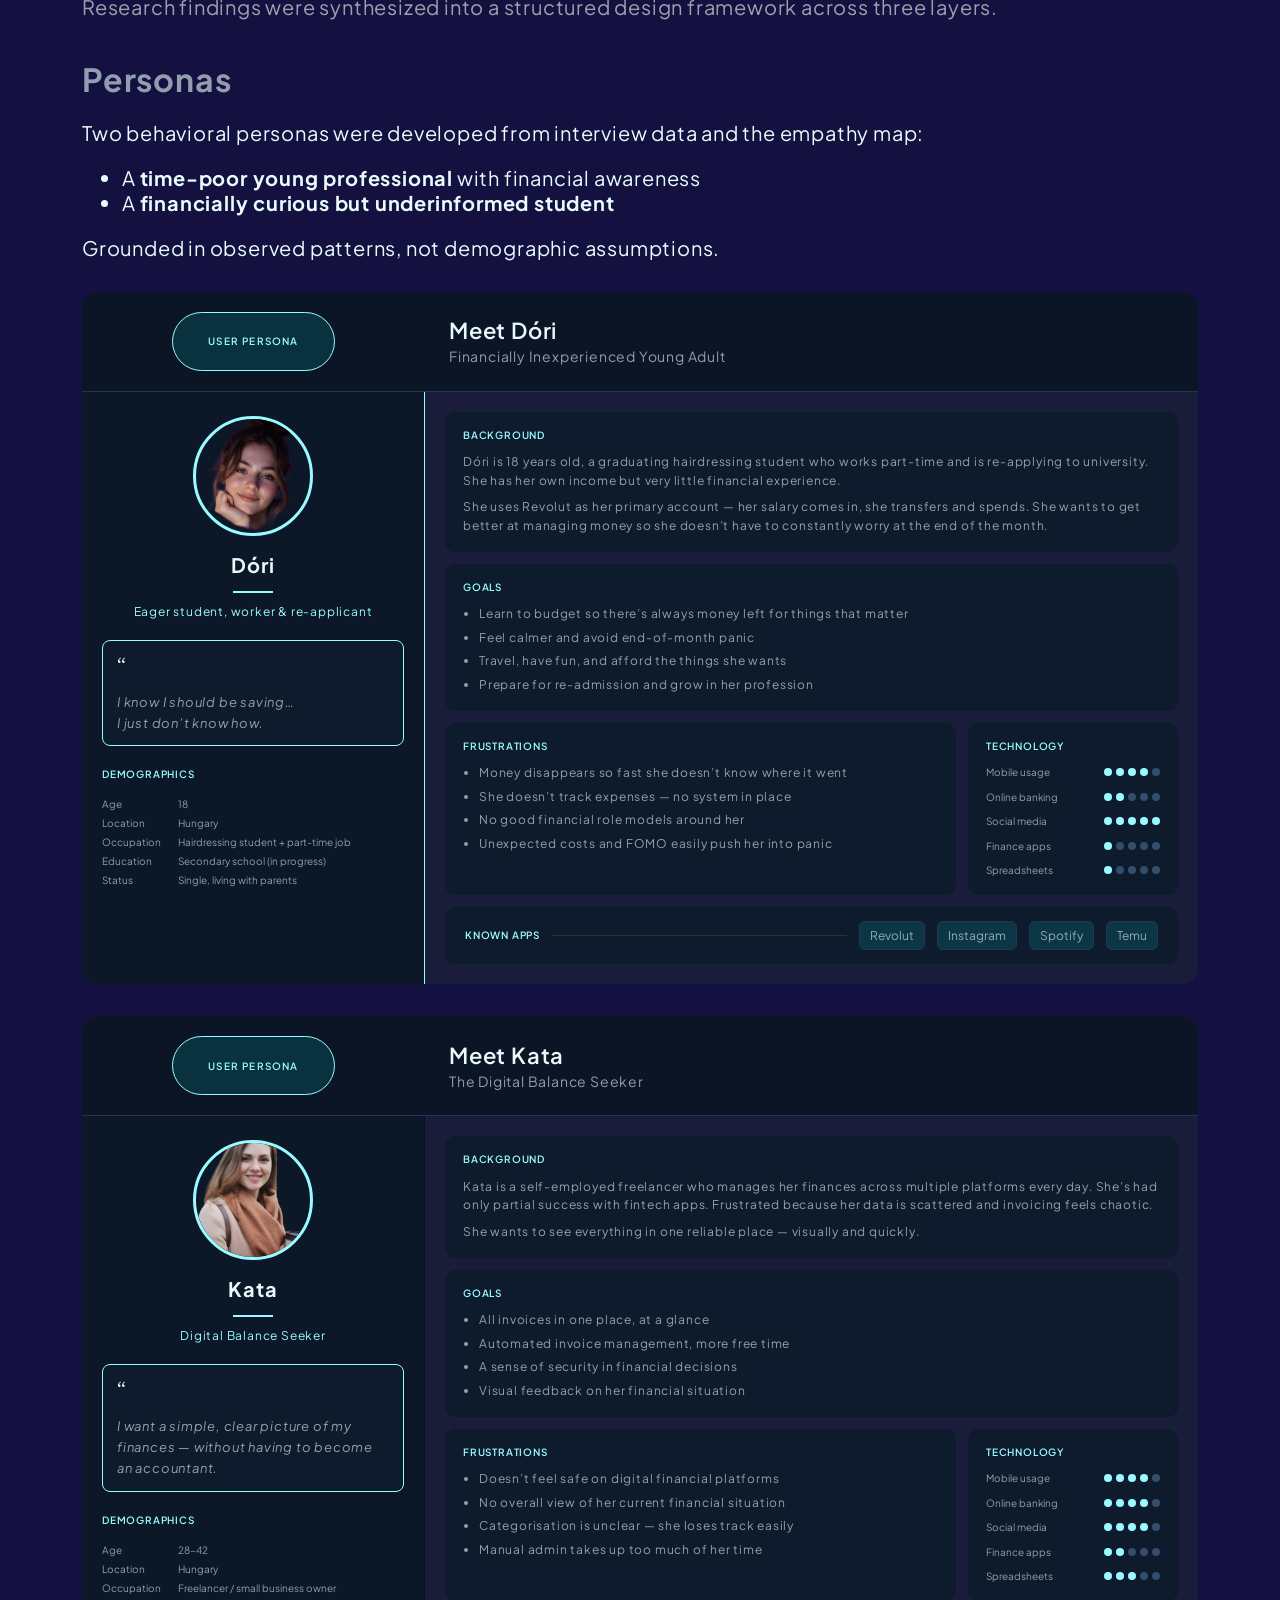
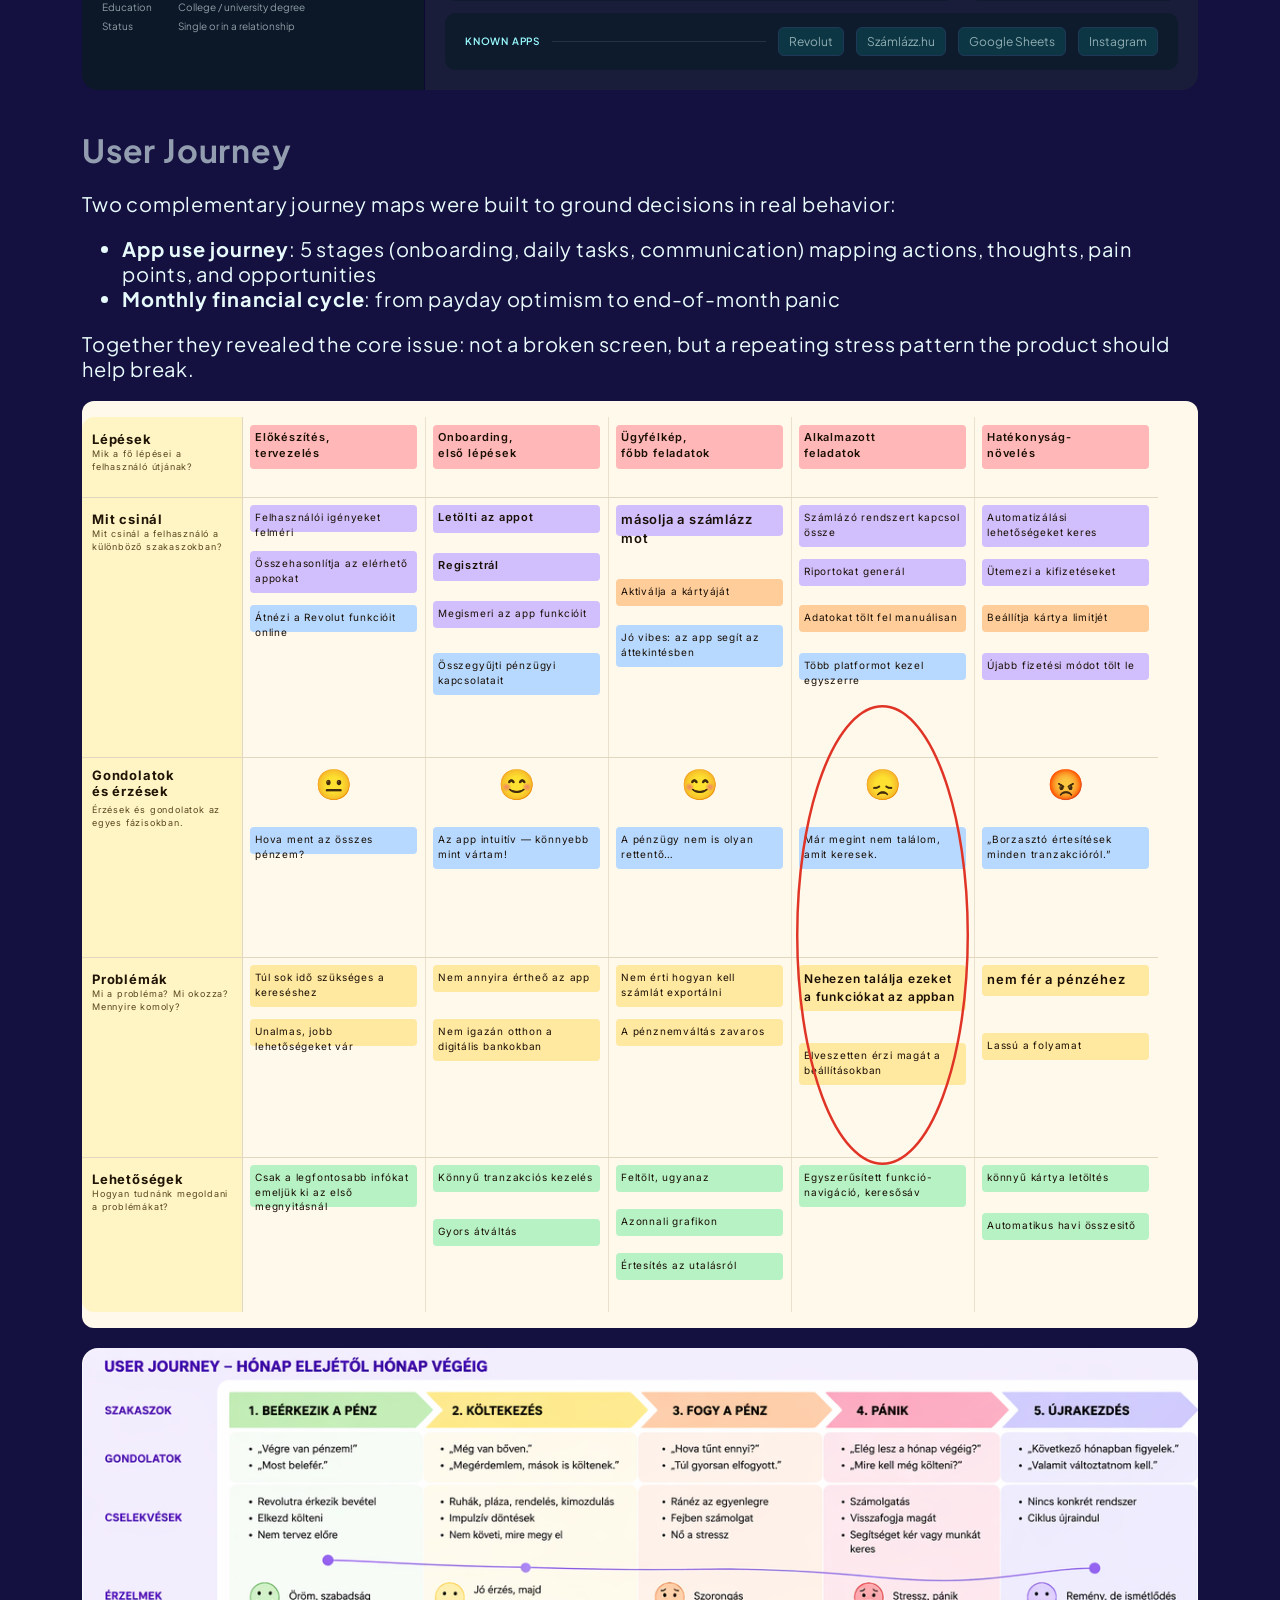
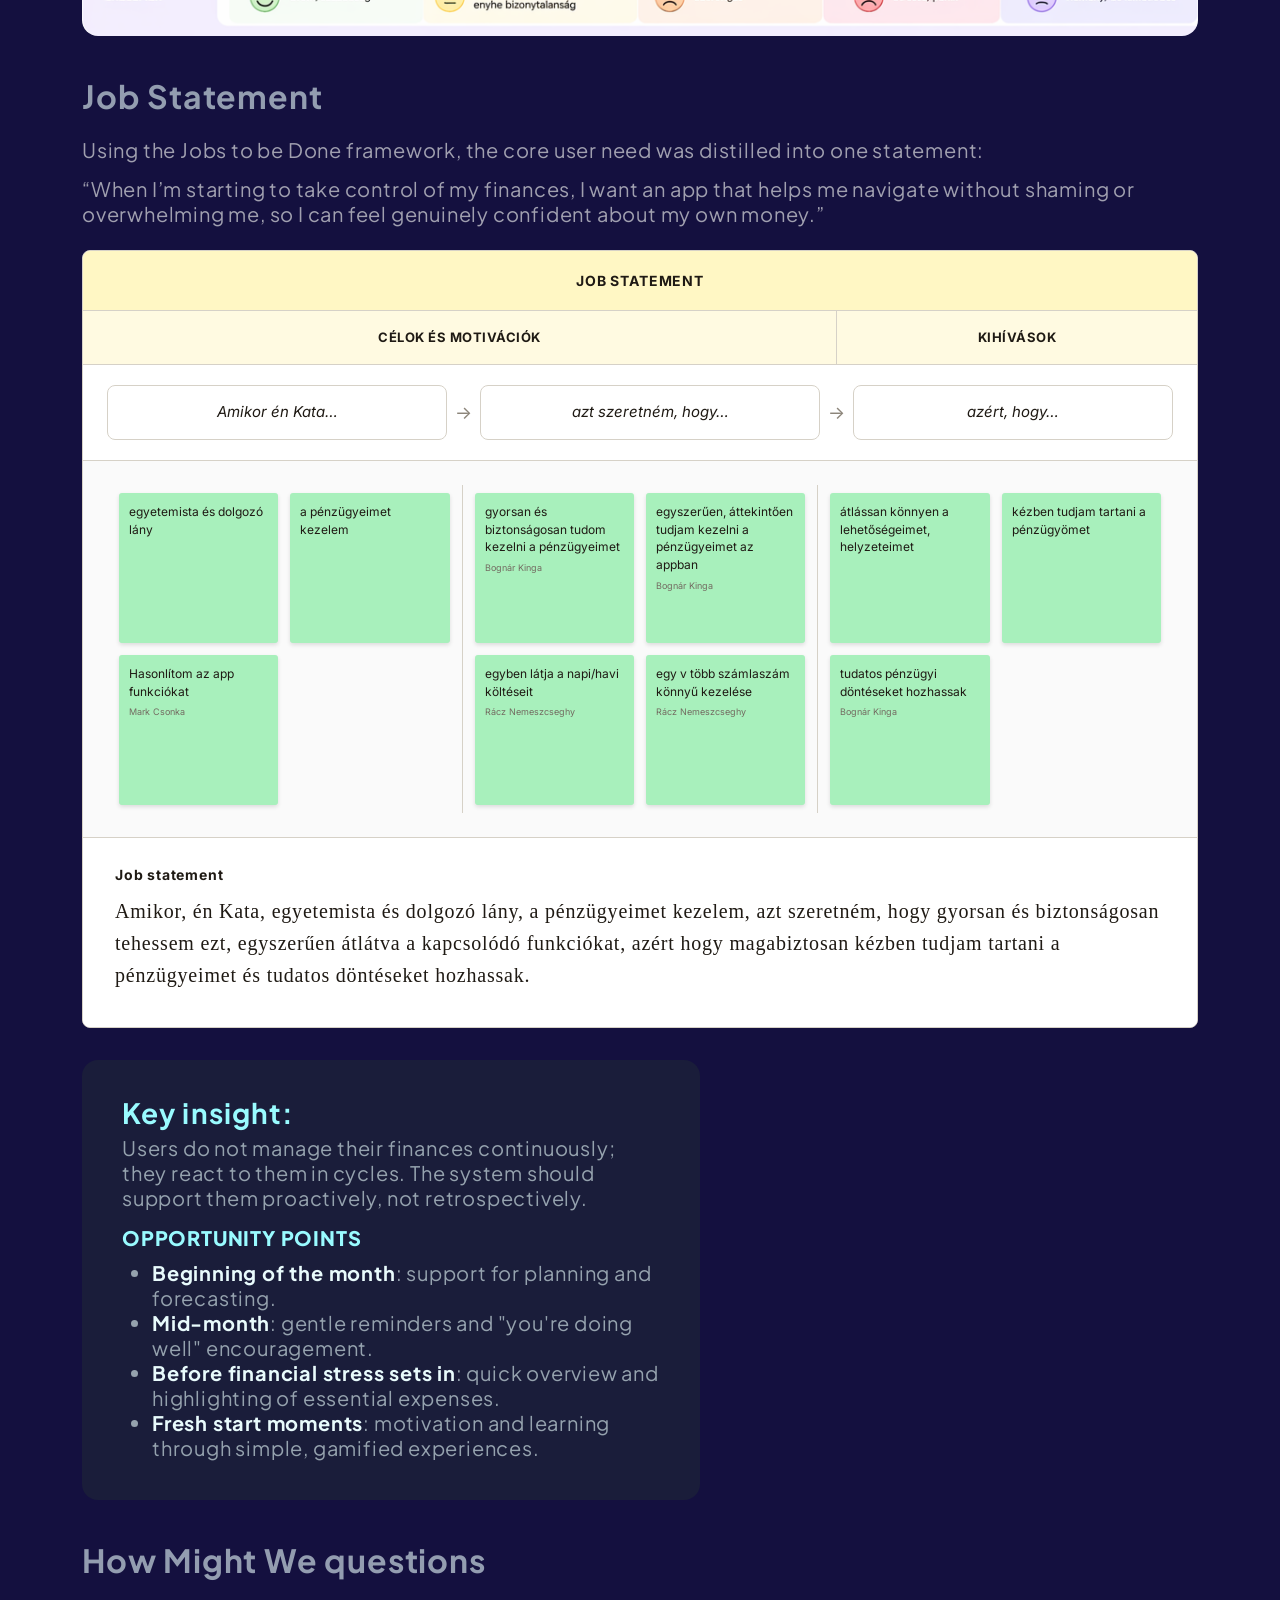
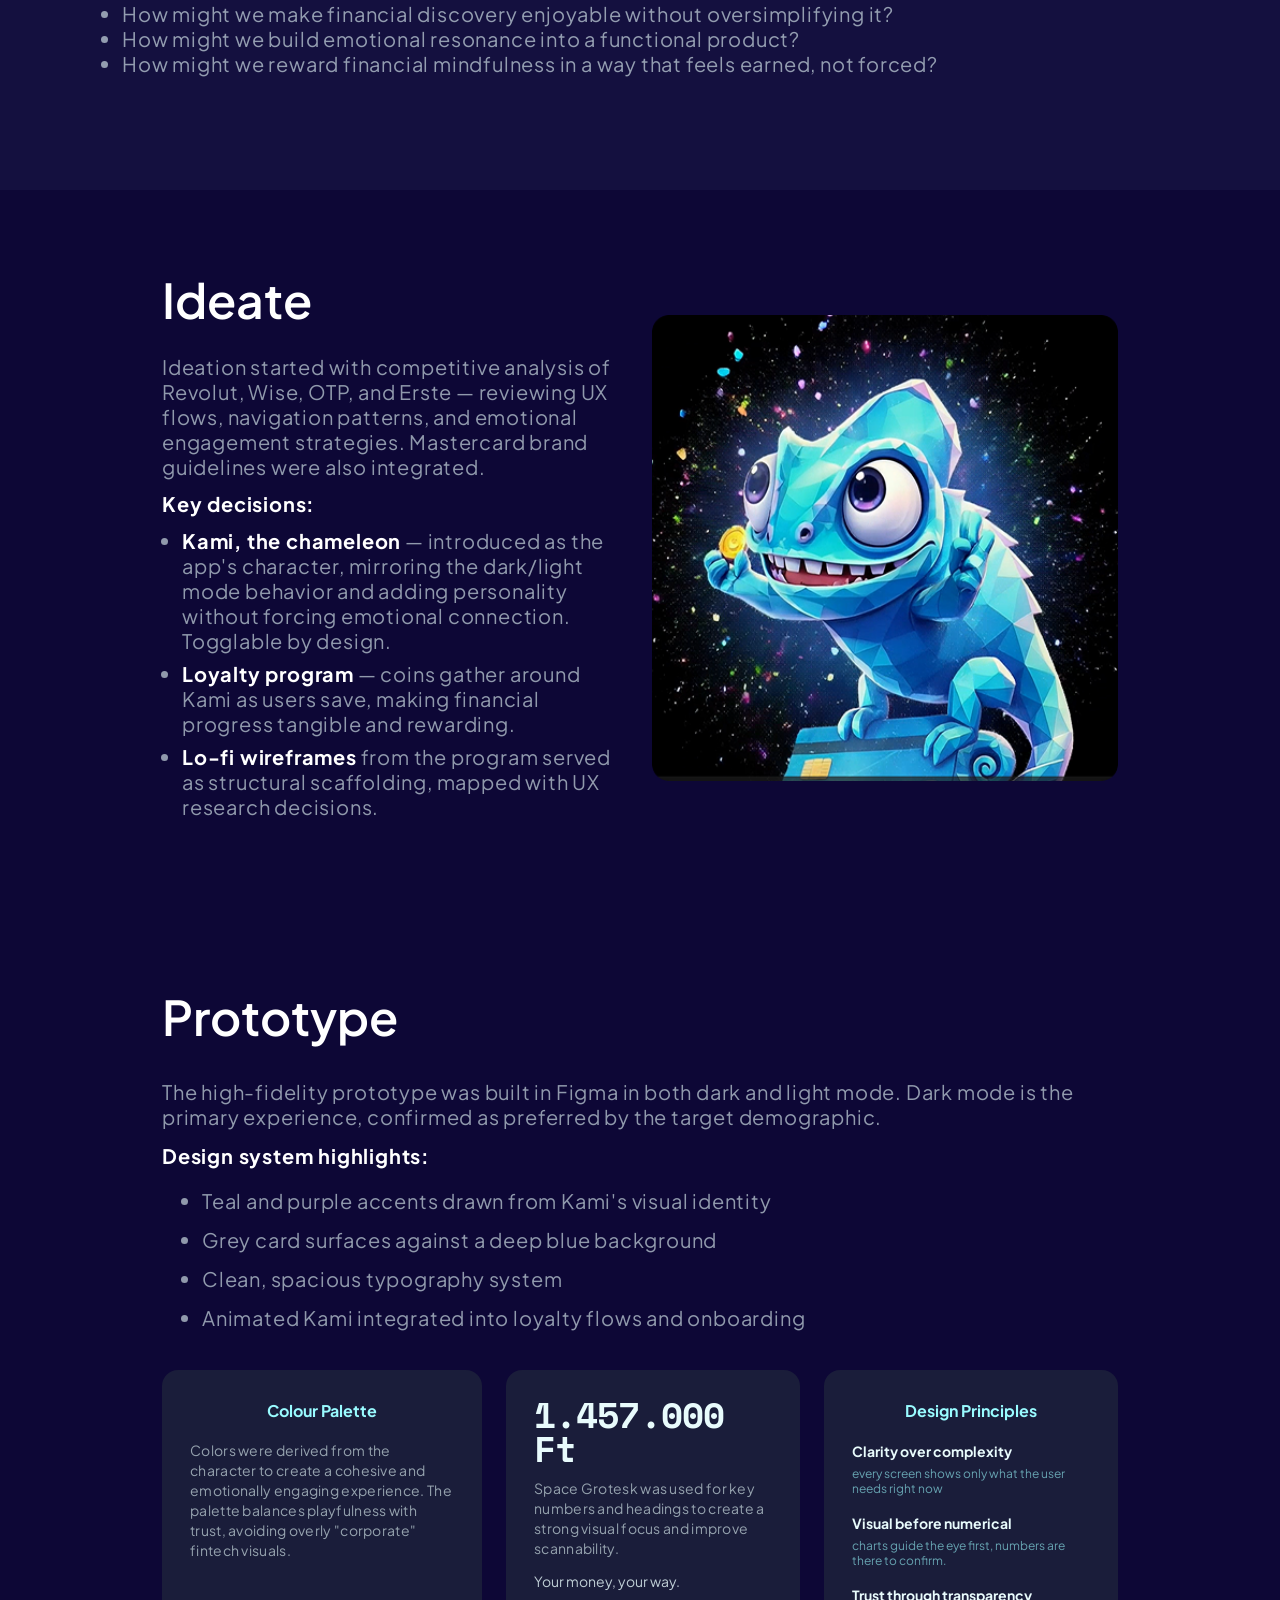
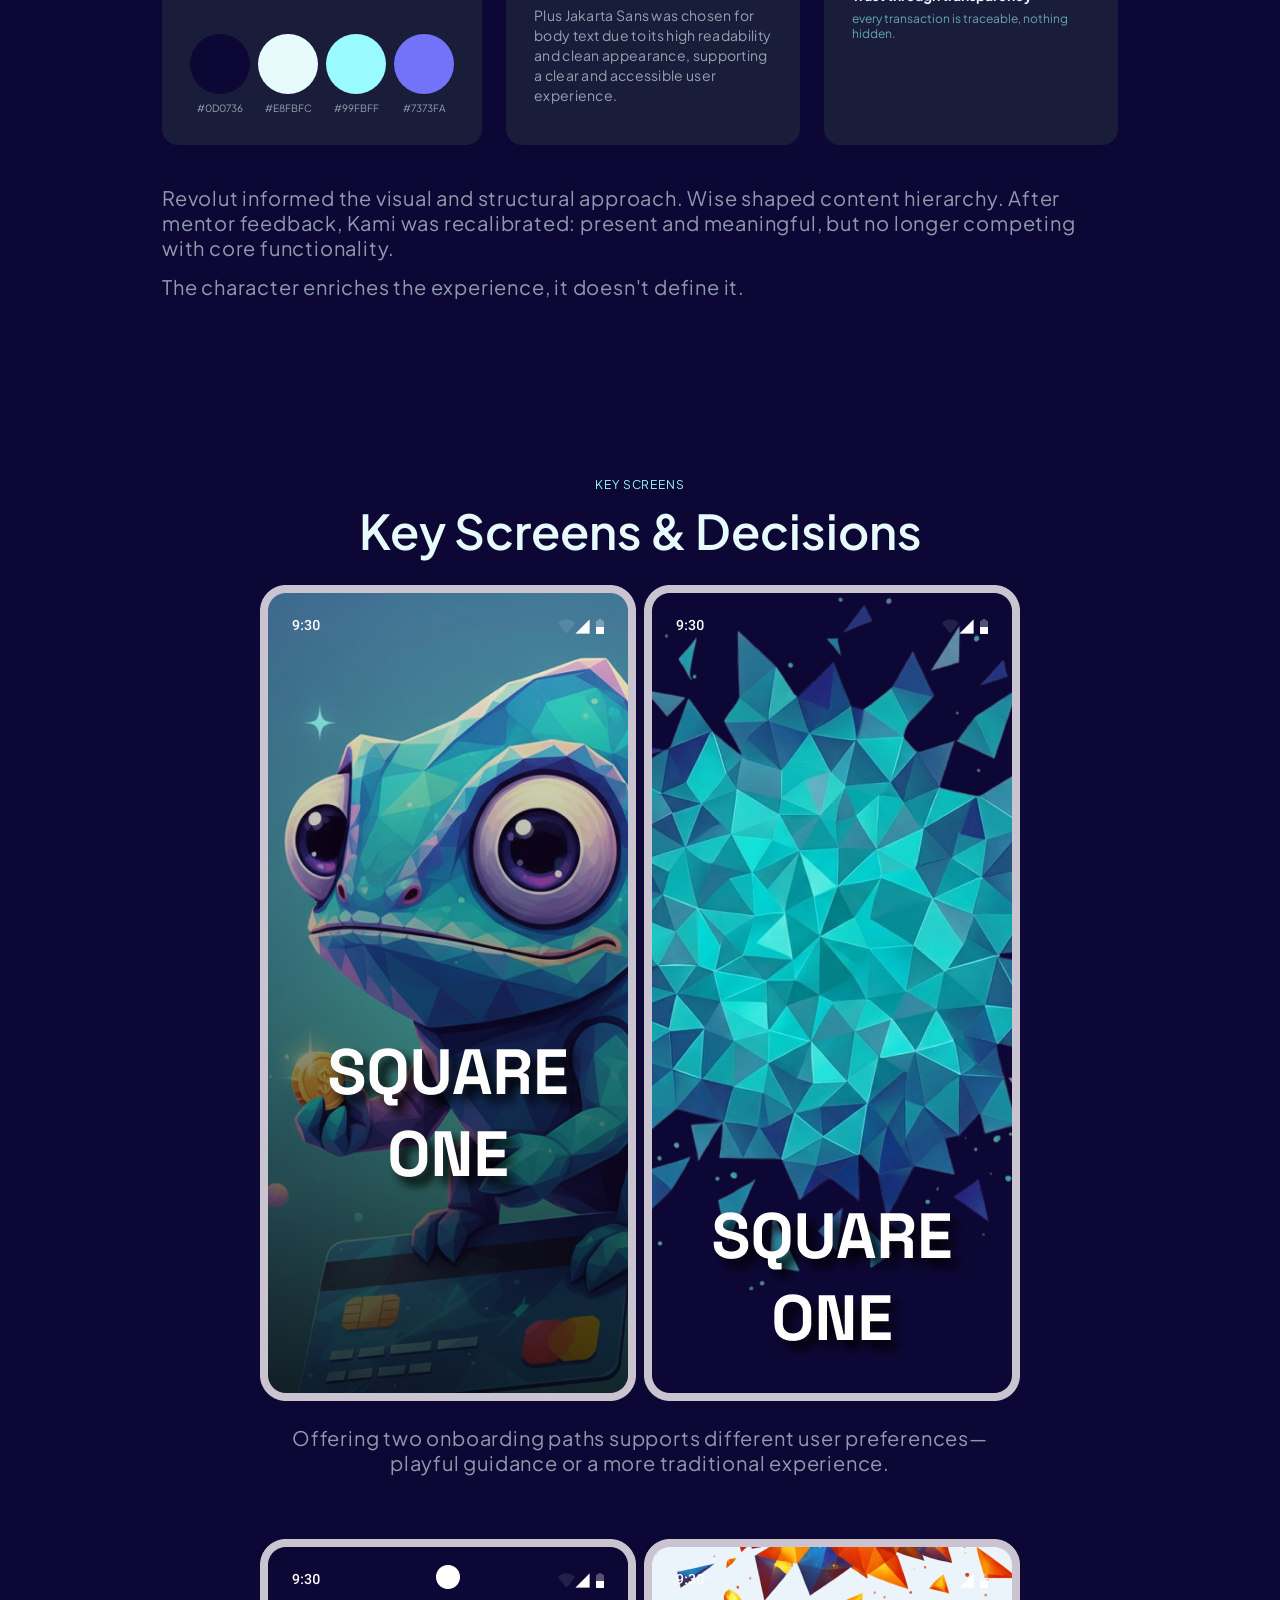
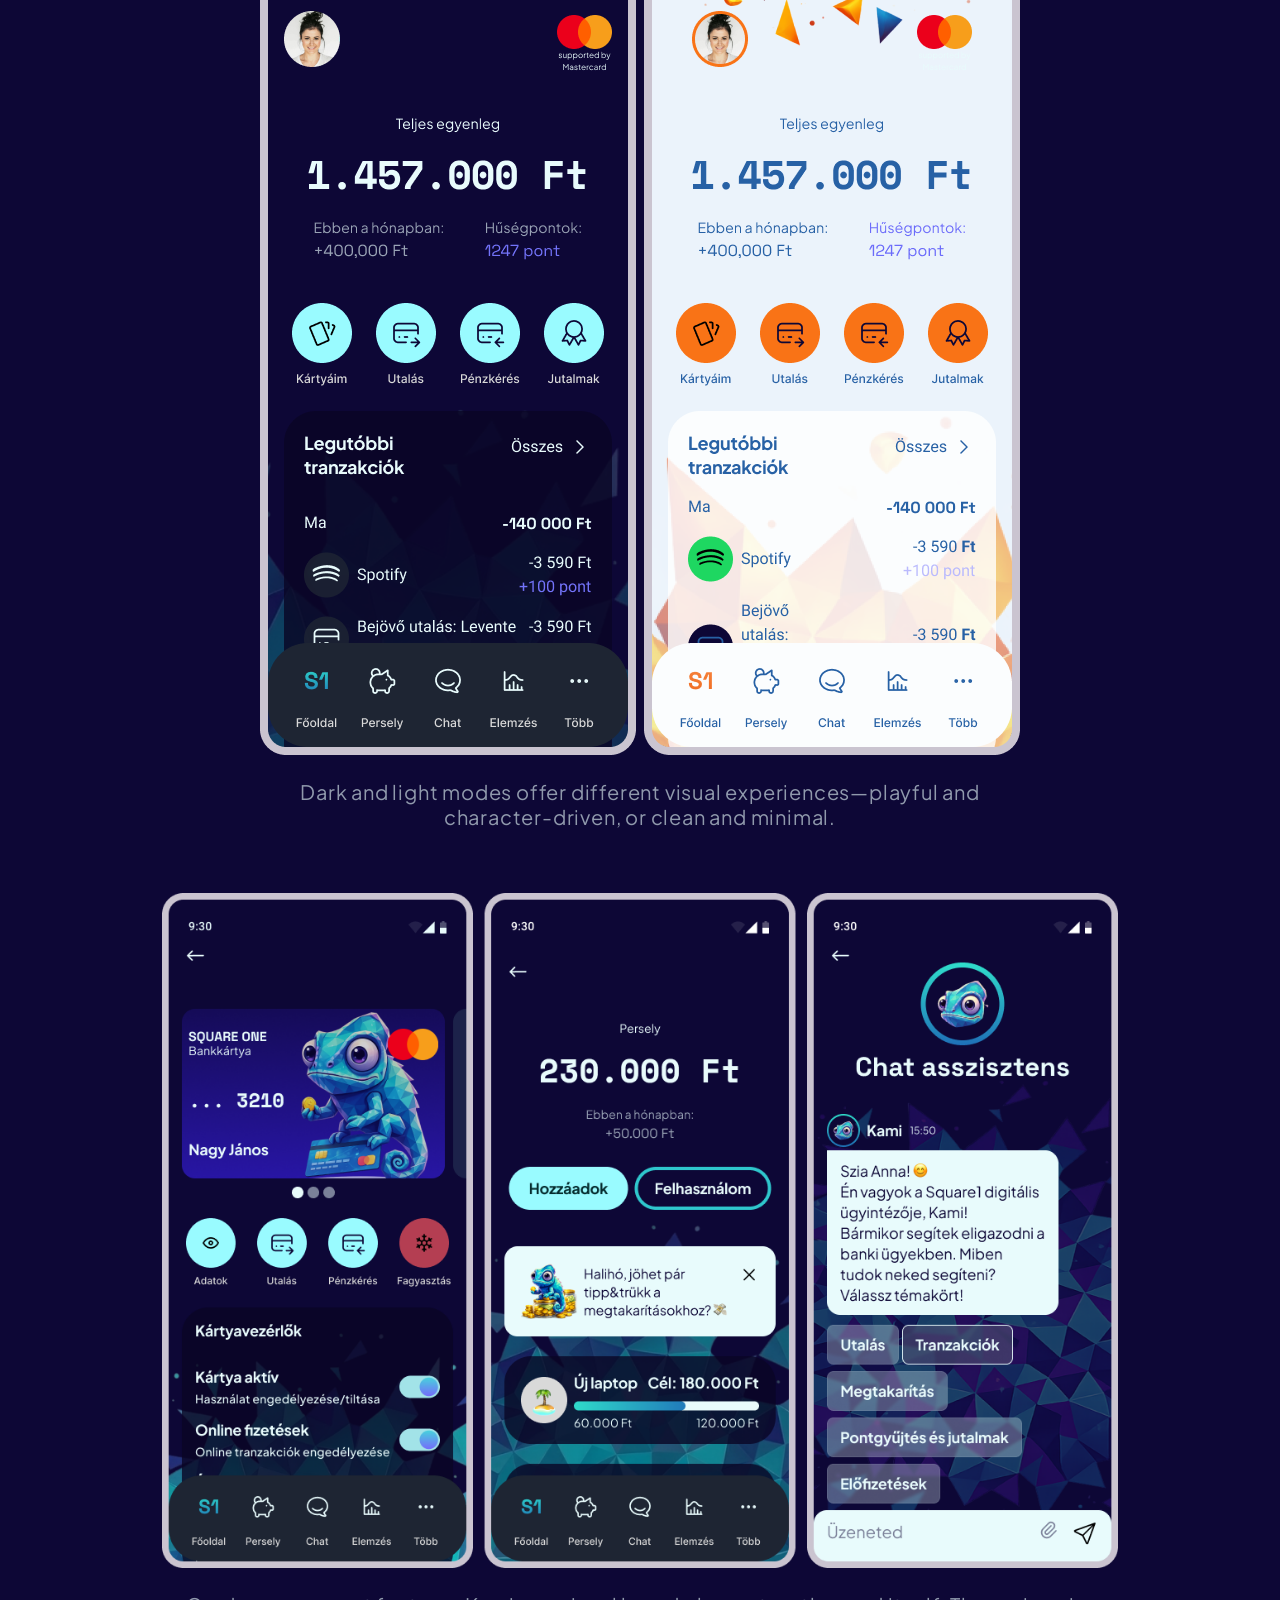
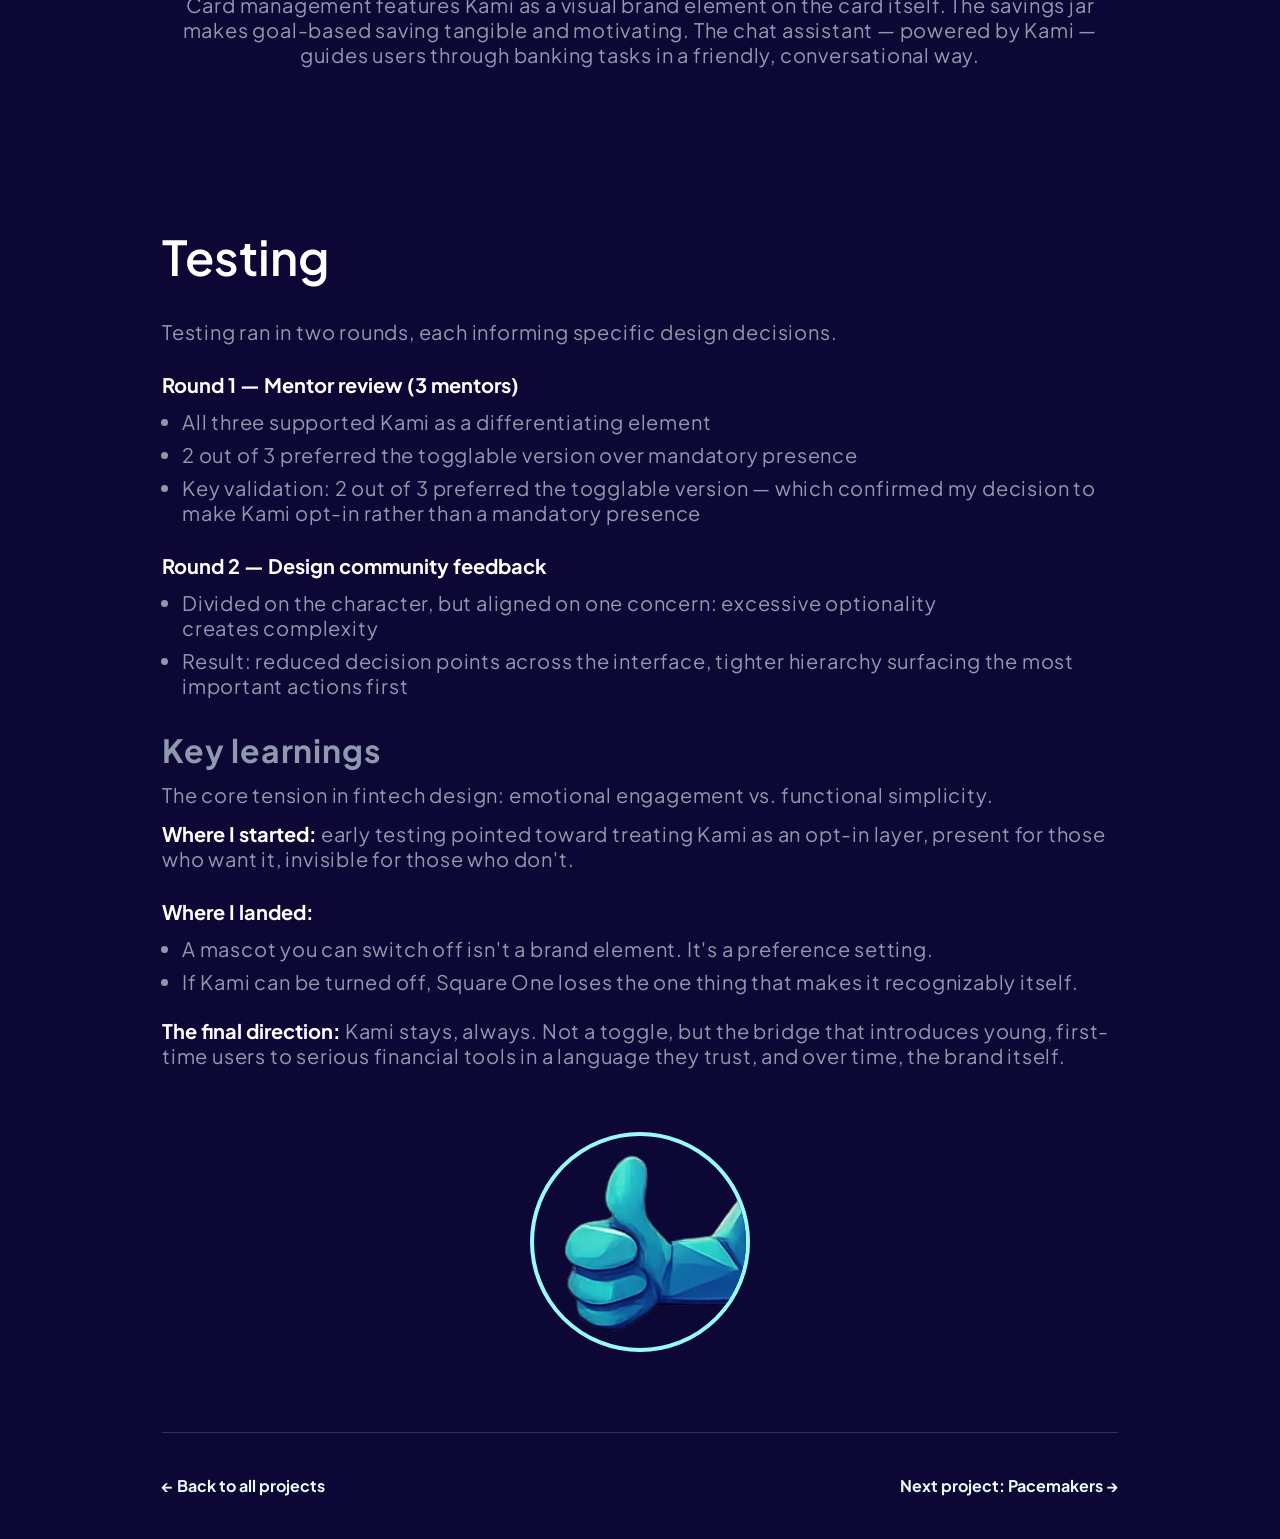
<file: case-study-square-one.html>
<!DOCTYPE html>
<html lang="en">
<head>
  <meta charset="UTF-8" />
  <meta name="viewport" content="width=device-width, initial-scale=1.0" />
  <title>Square One — Case Study · Bognár Kati</title>
  <meta name="description" content="Square One: a conceptual fintech app making money management approachable for younger users. UX/UI case study by Bognár Kati." />

  <!-- Case study betűk: Plus Jakarta Sans (törzs) + Space Grotesk (display) -->
  <link rel="preconnect" href="https://fonts.googleapis.com" />
  <link rel="preconnect" href="https://fonts.gstatic.com" crossorigin />
  <link href="https://fonts.googleapis.com/css2?family=Inter:wght@400;500;600;700&family=Kreon:wght@400;500&family=Plus+Jakarta+Sans:wght@400;500;600;700&family=Space+Grotesk:wght@500;700&family=Space+Mono:wght@700&display=swap" rel="stylesheet" />

  <link rel="stylesheet" href="style.css" />
</head>
<body class="cs-square">

  <!-- ===== Navigáció ===== -->
  <header class="nav">
    <div class="nav__inner">
      <a class="nav__logo" href="index.html">Bognár Kati</a>
      <nav class="nav__links">
        <a href="index.html#work">Case Studies</a>
        <a href="index.html#about">About</a>
        <a href="index.html#contact">Contact</a>
      </nav>
      <button class="nav__hamburger" aria-label="Menu">
        <span></span>
        <span></span>
        <span></span>
      </button>
    </div>
  </header>

  <!-- ===== Hero ===== -->
  <section class="cs-hero">
    <div class="cs-hero__inner">
      <div class="cs-hero__text">
        <h1 class="cs-hero__title">Square 1</h1>
        <p class="cs-hero__sub">A fintech app designed to make money management approachable for younger users.</p>
      </div>
      <div class="cs-hero__media">
        <div class="cs-hero__phones">
          <img class="cs-hero__phone cs-hero__phone--back" src="images/square-hero-back.png" alt="" />
          <img class="cs-hero__phone cs-hero__phone--front" src="images/square-hero-front.png" alt="Square One app mockup" />
        </div>
      </div>
    </div>
  </section>

  <!-- ===== Overview (2 oszlop: szöveg + infokártya) ===== -->
  <section class="cs-section">
    <div class="cs-section__inner">
      <div class="cs-overview">
        <div class="cs-overview__text">
          <div class="cs-overview__heading">
            <p class="eyebrow">Overview</p>
            <h2>Problem &amp; Context</h2>
          </div>
          <div class="cs-overview__body">
            <p>Square One is a conceptual fintech app for users aged 16–28, designed to make financial management accessible and engaging.</p>
            <ul>
              <li>Built as part of the UI Academy program</li>
              <li>Focused on a generation navigating money without guidance</li>
              <li>Full double diamond UX process: from user research to high-fidelity Figma prototype</li>
              <li>Every UI decision grounded in UX methodology and validated through research testing</li>
            </ul>
          </div>
        </div>

        <dl class="infocard">
          <div class="infocard__row"><dt>Role</dt><dd>UX/UI Designer</dd></div>
          <div class="infocard__row"><dt>Program</dt><dd>UI Academy</dd></div>
          <div class="infocard__row"><dt>Tool</dt><dd>Figma (UI Design), lo-fi wireframes provided by the program</dd></div>
          <div class="infocard__row"><dt>Year</dt><dd>2026</dd></div>
          <div class="infocard__row"><dt>References</dt><dd>OTP, Erste, Revolut, Wise</dd></div>
          <div class="infocard__row"><dt>Target audience</dt><dd>Urban young adults aged 16–28 students and early-career professionals</dd></div>
        </dl>
      </div>
    </div>
  </section>

  <!-- ===== Process nav sáv ===== -->
  <section class="cs-process-nav">
    <div class="cs-process-nav__inner">
      <a href="#empathize">Empathize</a>
      <a href="#define">Define</a>
      <a href="#ideate">Ideate</a>
      <a href="#prototype">Prototype</a>
      <a href="#test">Test</a>
    </div>
  </section>

  <!-- ===== Empathize ===== -->
  <section class="cs-empathize" id="empathize">
    <div class="cs-empathize__inner">

      <div class="cs-empathize__top">
        <div class="cs-empathize__text">
          <h2 class="cs-empathize__title">Empathize</h2>
          <p>I conducted in-depth interviews with 3 users (aged 18–28), all active mobile banking users managing finances daily.</p>
          <p><strong>Research goals:</strong></p>
          <ul>
            <li>What makes a financial app feel welcoming vs. alienating?</li>
            <li>What friction points do users encounter?</li>
            <li>What would an ideal experience look like?</li>
          </ul>
          <p>Findings were synthesized into an empathy map, surfacing deeper motivations beyond explicit answers, especially around financial confidence and the fear of being judged for not knowing enough.</p>
        </div>
        <div class="cs-empathize__kami">
          <img src="images/kami-empath-top.png" data-ph="Kami – kártyával, thumbs up" alt="" class="cs-empathize__kami-img cs-empathize__kami-img--top" />
        </div>
      </div>

      <div class="cs-empathize__bottom">
        <div class="cs-empathize__kami">
          <img src="images/kami-empath-bottom.png" data-ph="Kami – ülő, kártya" alt="" class="cs-empathize__kami-img cs-empathize__kami-img--bottom" />
        </div>
        <div class="cs-empathize__insights">
          <p class="cs-empathize__insights-head">Key insights:</p>
          <ul>
            <li>Visual quality and intuitive usability matter more than feature depth</li>
            <li>Users want to feel capable, not talked down to</li>
            <li>Loyalty programs and instant rewards drive engagement</li>
            <li>Financial literacy gaps are common, but curiosity grows when the app feels like a companion, not a teacher</li>
          </ul>
        </div>
      </div>

    </div>
  </section>

  <!-- ===== Process (Define → Test) ===== -->
  <section class="cs-section cs-section--soft">
    <div class="container">
      <div class="cs-steps">

        <div class="cs-step" id="define">
          <p class="cs-step-eyebrow">THE CHALLENGE</p>
          <h2 class="cs-step-heading">Define</h2>
          <p class="define-desktop-only">Research findings were synthesized into a structured design framework across three layers.</p>
          <p class="cs-subh">Personas</p>
          <div class="define-personas-desc">
          <p>Two behavioral personas were developed from interview data and the empathy map:</p>
          <ul>
            <li>A <strong>time-poor young professional</strong> with financial awareness</li>
            <li>A <strong>financially curious but underinformed student</strong></li>
          </ul>
          <p>Grounded in observed patterns, not demographic assumptions.</p>
          </div>

          <!-- Persona: Dori -->
          <div class="persona-card">
            <div class="persona-card__header">
              <div class="persona-card__header-left">
                <div class="persona-card__chip">USER PERSONA</div>
              </div>
              <div class="persona-card__header-right">
                <p class="persona-card__meet">Meet D&oacute;ri</p>
                <p class="persona-card__role">Financially Inexperienced Young Adult</p>
              </div>
            </div>
            <div class="persona-card__body">
              <div class="persona-card__left">
                <div class="persona-photo"><img src="images/square-dori-photo.jpg" alt="Dori" /></div>
                <div class="persona-card__id-block">
                  <p class="persona-card__firstname">D&oacute;ri</p>
                  <div class="persona-card__name-divider"></div>
                  <p class="persona-card__subtitle">Eager student, worker &amp; re-applicant</p>
                </div>
                <div class="persona-card__quote-box">
                  <p class="persona-card__quote-mark">&#8220;</p>
                  <p class="persona-card__quote-text">I know I should be saving&#8230;<br>I just don&#8217;t know how.</p>
                </div>
                <div class="persona-card__demographics">
                  <p class="persona-card__section-label">DEMOGRAPHICS</p>
                  <div class="persona-card__demo-row"><span class="persona-card__demo-key">Age</span><span>18</span></div>
                  <div class="persona-card__demo-row"><span class="persona-card__demo-key">Location</span><span>Hungary</span></div>
                  <div class="persona-card__demo-row"><span class="persona-card__demo-key">Occupation</span><span>Hairdressing student + part-time job</span></div>
                  <div class="persona-card__demo-row"><span class="persona-card__demo-key">Education</span><span>Secondary school (in progress)</span></div>
                  <div class="persona-card__demo-row"><span class="persona-card__demo-key">Status</span><span>Single, living with parents</span></div>
                </div>
              </div>
              <div class="persona-card__right">
                <div class="persona-card__box">
                  <p class="persona-card__section-label">BACKGROUND</p>
                  <p>D&oacute;ri is 18 years old, a graduating hairdressing student who works part-time and is re-applying to university. She has her own income but very little financial experience.</p>
                  <p>She uses Revolut as her primary account &mdash; her salary comes in, she transfers and spends. She wants to get better at managing money so she doesn&#8217;t have to constantly worry at the end of the month.</p>
                </div>
                <div class="persona-card__box">
                  <p class="persona-card__section-label">GOALS</p>
                  <ul class="persona-card__list">
                    <li>Learn to budget so there&#8217;s always money left for things that matter</li>
                    <li>Feel calmer and avoid end-of-month panic</li>
                    <li>Travel, have fun, and afford the things she wants</li>
                    <li>Prepare for re-admission and grow in her profession</li>
                  </ul>
                </div>
                <div class="persona-card__bottom-row">
                  <div class="persona-card__box persona-card__box--grow">
                    <p class="persona-card__section-label">FRUSTRATIONS</p>
                    <ul class="persona-card__list">
                      <li>Money disappears so fast she doesn&#8217;t know where it went</li>
                      <li>She doesn&#8217;t track expenses &mdash; no system in place</li>
                      <li>No good financial role models around her</li>
                      <li>Unexpected costs and FOMO easily push her into panic</li>
                    </ul>
                  </div>
                  <div class="persona-card__box persona-card__box--tech">
                    <p class="persona-card__section-label">TECHNOLOGY</p>
                    <div class="persona-card__tech-row"><span class="persona-card__tech-label">Mobile usage</span><div class="persona-dots"><span class="pd pd--on"></span><span class="pd pd--on"></span><span class="pd pd--on"></span><span class="pd pd--on"></span><span class="pd"></span></div></div>
                    <div class="persona-card__tech-row"><span class="persona-card__tech-label">Online banking</span><div class="persona-dots"><span class="pd pd--on"></span><span class="pd pd--on"></span><span class="pd"></span><span class="pd"></span><span class="pd"></span></div></div>
                    <div class="persona-card__tech-row"><span class="persona-card__tech-label">Social media</span><div class="persona-dots"><span class="pd pd--on"></span><span class="pd pd--on"></span><span class="pd pd--on"></span><span class="pd pd--on"></span><span class="pd pd--on"></span></div></div>
                    <div class="persona-card__tech-row"><span class="persona-card__tech-label">Finance apps</span><div class="persona-dots"><span class="pd pd--on"></span><span class="pd"></span><span class="pd"></span><span class="pd"></span><span class="pd"></span></div></div>
                    <div class="persona-card__tech-row"><span class="persona-card__tech-label">Spreadsheets</span><div class="persona-dots"><span class="pd pd--on"></span><span class="pd"></span><span class="pd"></span><span class="pd"></span><span class="pd"></span></div></div>
                  </div>
                </div>
                <div class="persona-card__box persona-card__known-apps">
                  <p class="persona-card__section-label">KNOWN APPS</p>
                  <div class="persona-card__divider-flex"></div>
                  <span class="persona-card__app-chip">Revolut</span>
                  <span class="persona-card__app-chip">Instagram</span>
                  <span class="persona-card__app-chip">Spotify</span>
                  <span class="persona-card__app-chip">Temu</span>
                </div>
              </div>
            </div>
            <div class="persona-card__mobile">
              <p class="pcm-name">D&oacute;ri, 22</p>
              <p class="pcm-role">The Ambitious But Financially Inexperienced Young Adult</p>
              <div class="pcm-divider"></div>
              <p class="pcm-bio">A full-time university student with a part-time job. Checking account only, basic financial literacy.</p>
              <div class="pcm-field">
                <p class="pcm-label">PAIN POINT</p>
                <p class="pcm-value">Doesn&rsquo;t know where money goes. Embarrassed asking for help.</p>
              </div>
              <div class="pcm-field">
                <p class="pcm-label">GOAL</p>
                <p class="pcm-value">Build savings without sacrificing her social life.</p>
              </div>
            </div>
          </div>

          <!-- Persona: Kata -->
          <div class="persona-card">
            <div class="persona-card__header">
              <div class="persona-card__header-left">
                <div class="persona-card__chip">USER PERSONA</div>
              </div>
              <div class="persona-card__header-right">
                <p class="persona-card__meet">Meet Kata</p>
                <p class="persona-card__role">The Digital Balance Seeker</p>
              </div>
            </div>
            <div class="persona-card__body">
              <div class="persona-card__left persona-card__left--alt">
                <div class="persona-photo"><img src="images/square-kata-photo.jpg" alt="Kata" /></div>
                <div class="persona-card__id-block">
                  <p class="persona-card__firstname">Kata</p>
                  <div class="persona-card__name-divider"></div>
                  <p class="persona-card__subtitle">Digital Balance Seeker</p>
                </div>
                <div class="persona-card__quote-box">
                  <p class="persona-card__quote-mark">&#8220;</p>
                  <p class="persona-card__quote-text">I want a simple, clear picture of my finances &mdash; without having to become an accountant.</p>
                </div>
                <div class="persona-card__demographics">
                  <p class="persona-card__section-label">DEMOGRAPHICS</p>
                  <div class="persona-card__demo-row"><span class="persona-card__demo-key">Age</span><span>28&#8211;42</span></div>
                  <div class="persona-card__demo-row"><span class="persona-card__demo-key">Location</span><span>Hungary</span></div>
                  <div class="persona-card__demo-row"><span class="persona-card__demo-key">Occupation</span><span>Freelancer / small business owner</span></div>
                  <div class="persona-card__demo-row"><span class="persona-card__demo-key">Education</span><span>College / university degree</span></div>
                  <div class="persona-card__demo-row"><span class="persona-card__demo-key">Status</span><span>Single or in a relationship</span></div>
                </div>
              </div>
              <div class="persona-card__right">
                <div class="persona-card__box">
                  <p class="persona-card__section-label">BACKGROUND</p>
                  <p>Kata is a self-employed freelancer who manages her finances across multiple platforms every day. She&#8217;s had only partial success with fintech apps. Frustrated because her data is scattered and invoicing feels chaotic.</p>
                  <p>She wants to see everything in one reliable place &mdash; visually and quickly.</p>
                </div>
                <div class="persona-card__box">
                  <p class="persona-card__section-label">GOALS</p>
                  <ul class="persona-card__list">
                    <li>All invoices in one place, at a glance</li>
                    <li>Automated invoice management, more free time</li>
                    <li>A sense of security in financial decisions</li>
                    <li>Visual feedback on her financial situation</li>
                  </ul>
                </div>
                <div class="persona-card__bottom-row">
                  <div class="persona-card__box persona-card__box--grow">
                    <p class="persona-card__section-label">FRUSTRATIONS</p>
                    <ul class="persona-card__list">
                      <li>Doesn&#8217;t feel safe on digital financial platforms</li>
                      <li>No overall view of her current financial situation</li>
                      <li>Categorisation is unclear &mdash; she loses track easily</li>
                      <li>Manual admin takes up too much of her time</li>
                    </ul>
                  </div>
                  <div class="persona-card__box persona-card__box--tech">
                    <p class="persona-card__section-label">TECHNOLOGY</p>
                    <div class="persona-card__tech-row"><span class="persona-card__tech-label">Mobile usage</span><div class="persona-dots"><span class="pd pd--on"></span><span class="pd pd--on"></span><span class="pd pd--on"></span><span class="pd pd--on"></span><span class="pd"></span></div></div>
                    <div class="persona-card__tech-row"><span class="persona-card__tech-label">Online banking</span><div class="persona-dots"><span class="pd pd--on"></span><span class="pd pd--on"></span><span class="pd pd--on"></span><span class="pd pd--on"></span><span class="pd"></span></div></div>
                    <div class="persona-card__tech-row"><span class="persona-card__tech-label">Social media</span><div class="persona-dots"><span class="pd pd--on"></span><span class="pd pd--on"></span><span class="pd pd--on"></span><span class="pd pd--on"></span><span class="pd"></span></div></div>
                    <div class="persona-card__tech-row"><span class="persona-card__tech-label">Finance apps</span><div class="persona-dots"><span class="pd pd--on"></span><span class="pd pd--on"></span><span class="pd"></span><span class="pd"></span><span class="pd"></span></div></div>
                    <div class="persona-card__tech-row"><span class="persona-card__tech-label">Spreadsheets</span><div class="persona-dots"><span class="pd pd--on"></span><span class="pd pd--on"></span><span class="pd pd--on"></span><span class="pd"></span><span class="pd"></span></div></div>
                  </div>
                </div>
                <div class="persona-card__box persona-card__known-apps">
                  <p class="persona-card__section-label">KNOWN APPS</p>
                  <div class="persona-card__divider-flex"></div>
                  <span class="persona-card__app-chip">Revolut</span>
                  <span class="persona-card__app-chip">Sz&aacute;ml&aacute;zz.hu</span>
                  <span class="persona-card__app-chip">Google Sheets</span>
                  <span class="persona-card__app-chip">Instagram</span>
                </div>
              </div>
            </div>
            <div class="persona-card__mobile persona-card__mobile--alt">
              <p class="pcm-name">Kata, 26</p>
              <p class="pcm-role">The Digital Balance Seeker</p>
              <div class="pcm-divider"></div>
              <p class="pcm-bio">Self-employed graphic designer, managing irregular income and multiple expense streams.</p>
              <div class="pcm-field">
                <p class="pcm-label">PAIN POINT</p>
                <p class="pcm-value">Existing apps feel sterile or overly complex.</p>
              </div>
              <div class="pcm-field">
                <p class="pcm-label">GOAL</p>
                <p class="pcm-value">Wants clarity and confidence managing money month-to-month.</p>
              </div>
            </div>
          </div>
          <p class="cs-subh">User Journey</p>
          <div class="journey-desc-wrap">
          <p>Two complementary journey maps were built to ground decisions in real behavior:</p>
          <ul>
            <li><strong>App use journey</strong>: 5 stages (onboarding, daily tasks, communication) mapping actions, thoughts, pain points, and opportunities</li>
            <li><strong>Monthly financial cycle</strong>: from payday optimism to end-of-month panic</li>
          </ul>
          <p>Together they revealed the core issue: not a broken screen, but a repeating stress pattern the product should help break.</p>
          </div>
          <div class="journey-map-wrap">
            <div class="journey-map">
              <!-- Background & grid -->
              <div style="position:absolute;background:#fff5c4;height:895px;left:0;top:0;width:160px;"></div>
              <div style="position:absolute;background:#e1d7c0;height:895px;left:160px;top:0;width:1px;"></div>
              <div style="position:absolute;background:rgba(219,209,186,0.6);height:895px;left:343px;top:0;width:1px;"></div>
              <div style="position:absolute;background:rgba(219,209,186,0.6);height:895px;left:526px;top:0;width:1px;"></div>
              <div style="position:absolute;background:rgba(219,209,186,0.6);height:895px;left:709px;top:0;width:1px;"></div>
              <div style="position:absolute;background:rgba(219,209,186,0.6);height:895px;left:892px;top:0;width:1px;"></div>
              <div style="position:absolute;background:#e1d7c0;height:1px;left:0;top:80px;width:1076px;"></div>
              <div style="position:absolute;background:#e1d7c0;height:1px;left:0;top:340px;width:1076px;"></div>
              <div style="position:absolute;background:#e1d7c0;height:1px;left:0;top:540px;width:1076px;"></div>
              <div style="position:absolute;background:#e1d7c0;height:1px;left:0;top:740px;width:1076px;"></div>
              <!-- Left column labels -->
              <p style="position:absolute;font-family:Inter,sans-serif;font-weight:700;font-size:13px;color:#1f1405;left:10px;top:10px;width:142px;margin:0;word-break:break-word;">Lép&eacute;sek</p>
              <p style="position:absolute;font-family:Inter,sans-serif;font-weight:400;font-size:9px;line-height:1.45;color:#59471f;left:10px;top:30px;width:142px;margin:0;">Mik a f&#337; l&eacute;p&eacute;sei a felhaszn&aacute;l&oacute; &uacute;tj&aacute;nak?</p>
              <p style="position:absolute;font-family:Inter,sans-serif;font-weight:700;font-size:13px;color:#1f1405;left:10px;top:90px;width:142px;margin:0;">Mit csin&aacute;l</p>
              <p style="position:absolute;font-family:Inter,sans-serif;font-weight:400;font-size:9px;line-height:1.45;color:#59471f;left:10px;top:110px;width:142px;margin:0;">Mit csin&aacute;l a felhaszn&aacute;l&oacute; a k&uuml;l&ouml;nb&ouml;z&#337; szakaszokban?</p>
              <p style="position:absolute;font-family:Inter,sans-serif;font-weight:700;font-size:13px;color:#1f1405;left:10px;top:350px;width:142px;margin:0;line-height:normal;">Gondolatok<br>&eacute;s &eacute;rz&eacute;sek</p>
              <p style="position:absolute;font-family:Inter,sans-serif;font-weight:400;font-size:9px;line-height:1.45;color:#59471f;left:10px;top:386px;width:142px;margin:0;">&Eacute;rz&eacute;sek &eacute;s gondolatok az egyes f&aacute;zisokban.</p>
              <p style="position:absolute;font-family:Inter,sans-serif;font-weight:700;font-size:13px;color:#1f1405;left:10px;top:550px;width:142px;margin:0;">Probl&eacute;m&aacute;k</p>
              <p style="position:absolute;font-family:Inter,sans-serif;font-weight:400;font-size:9px;line-height:1.45;color:#59471f;left:10px;top:570px;width:142px;margin:0;">Mi a probl&eacute;ma? Mi okozza? Mennyire komoly?</p>
              <p style="position:absolute;font-family:Inter,sans-serif;font-weight:700;font-size:13px;color:#1f1405;left:10px;top:750px;width:142px;margin:0;">Lehet&#337;s&eacute;gek</p>
              <p style="position:absolute;font-family:Inter,sans-serif;font-weight:400;font-size:9px;line-height:1.45;color:#59471f;left:10px;top:770px;width:142px;margin:0;">Hogyan tudn&aacute;nk megoldani a probl&eacute;m&aacute;kat?</p>
              <!-- Phase headers (row 1 - pink) -->
              <div style="position:absolute;background:#ffb7b7;height:44px;left:168px;border-radius:4px;top:8px;width:167px;">
                <p style="position:absolute;font-family:Inter,sans-serif;font-weight:600;font-size:11px;line-height:1.45;left:5px;color:#1a0f05;top:5px;width:157px;margin:0;">El&#337;k&eacute;sz&iacute;t&eacute;s,<br>tervezel&eacute;s</p>
              </div>
              <div style="position:absolute;background:#ffb7b7;height:44px;left:351px;border-radius:4px;top:8px;width:167px;">
                <p style="position:absolute;font-family:Inter,sans-serif;font-weight:600;font-size:11px;line-height:1.45;left:5px;color:#1a0f05;top:5px;width:157px;margin:0;">Onboarding,<br>els&#337; l&eacute;p&eacute;sek</p>
              </div>
              <div style="position:absolute;background:#ffb7b7;height:44px;left:534px;border-radius:4px;top:8px;width:167px;">
                <p style="position:absolute;font-family:Inter,sans-serif;font-weight:600;font-size:11px;line-height:1.45;left:5px;color:#1a0f05;top:5px;width:157px;margin:0;">&Uuml;gyf&eacute;lk&eacute;p,<br>f&#337;bb feladatok</p>
              </div>
              <div style="position:absolute;background:#ffb7b7;height:44px;left:717px;border-radius:4px;top:8px;width:167px;">
                <p style="position:absolute;font-family:Inter,sans-serif;font-weight:600;font-size:11px;line-height:1.45;left:5px;color:#1a0f05;top:5px;width:157px;margin:0;">Alkalmazott<br>feladatok</p>
              </div>
              <div style="position:absolute;background:#ffb7b7;height:44px;left:900px;border-radius:4px;top:8px;width:167px;">
                <p style="position:absolute;font-family:Inter,sans-serif;font-weight:600;font-size:11px;line-height:1.45;left:5px;color:#1a0f05;top:5px;width:157px;margin:0;">Hat&eacute;konys&aacute;g-<br>n&ouml;vel&eacute;s</p>
              </div>
              <!-- Row 2: Mit csinál - col 1 -->
              <div style="position:absolute;background:#d0bffc;height:27px;left:168px;border-radius:4px;top:88px;width:167px;">
                <p style="position:absolute;font-family:Inter,sans-serif;font-weight:400;font-size:10px;line-height:1.45;left:5px;color:#1a0f05;top:5px;width:157px;margin:0;">Felhaszn&aacute;l&oacute;i ig&eacute;nyeket felm&eacute;ri</p>
              </div>
              <div style="position:absolute;background:#d0bffc;height:42px;left:168px;border-radius:4px;top:134px;width:167px;">
                <p style="position:absolute;font-family:Inter,sans-serif;font-weight:400;font-size:10px;line-height:1.45;left:5px;color:#1a0f05;top:5px;width:157px;margin:0;">&Ouml;sszehasonl&iacute;tja az el&eacute;rhet&#337; appokat</p>
              </div>
              <div style="position:absolute;background:#b7d9ff;height:27px;left:168px;border-radius:4px;top:188px;width:167px;">
                <p style="position:absolute;font-family:Inter,sans-serif;font-weight:400;font-size:10px;line-height:1.45;left:5px;color:#1a0f05;top:5px;width:157px;margin:0;">&Aacute;tn&eacute;zi a Revolut funkci&oacute;it online</p>
              </div>
              <!-- Row 2: col 2 -->
              <div style="position:absolute;background:#d0bffc;height:28px;left:351px;border-radius:4px;top:88px;width:167px;">
                <p style="position:absolute;font-family:Inter,sans-serif;font-weight:600;font-size:11px;line-height:1.45;left:5px;color:#1a0f05;top:5px;width:157px;margin:0;">Let&ouml;lti az appot</p>
              </div>
              <div style="position:absolute;background:#d0bffc;height:28px;left:351px;border-radius:4px;top:136px;width:167px;">
                <p style="position:absolute;font-family:Inter,sans-serif;font-weight:600;font-size:11px;line-height:1.45;left:5px;color:#1a0f05;top:5px;width:157px;margin:0;">Regisztr&aacute;l</p>
              </div>
              <div style="position:absolute;background:#d0bffc;height:27px;left:351px;border-radius:4px;top:184px;width:167px;">
                <p style="position:absolute;font-family:Inter,sans-serif;font-weight:400;font-size:10px;line-height:1.45;left:5px;color:#1a0f05;top:5px;width:157px;margin:0;">Megismeri az app funkci&oacute;it</p>
              </div>
              <div style="position:absolute;background:#b7d9ff;height:42px;left:351px;border-radius:4px;top:236px;width:167px;">
                <p style="position:absolute;font-family:Inter,sans-serif;font-weight:400;font-size:10px;line-height:1.45;left:5px;color:#1a0f05;top:5px;width:157px;margin:0;">&Ouml;sszegy&#369;jti p&eacute;nz&uuml;gyi kapcsolatait</p>
              </div>
              <!-- Row 2: col 3 -->
              <div style="position:absolute;background:#d0bffc;height:31px;left:534px;border-radius:4px;top:88px;width:167px;">
                <p style="position:absolute;font-family:Inter,sans-serif;font-weight:600;font-size:13px;line-height:1.45;left:5px;color:#1a0f05;top:5px;width:157px;margin:0;">m&aacute;solja a sz&aacute;ml&aacute;zz mot</p>
              </div>
              <div style="position:absolute;background:#ffcd9a;height:27px;left:534px;border-radius:4px;top:162px;width:167px;">
                <p style="position:absolute;font-family:Inter,sans-serif;font-weight:400;font-size:10px;line-height:1.45;left:5px;color:#1a0f05;top:5px;width:157px;margin:0;">Aktiv&aacute;lja a k&aacute;rty&aacute;j&aacute;t</p>
              </div>
              <div style="position:absolute;background:#b7d9ff;height:42px;left:534px;border-radius:4px;top:208px;width:167px;">
                <p style="position:absolute;font-family:Inter,sans-serif;font-weight:400;font-size:10px;line-height:1.45;left:5px;color:#1a0f05;top:5px;width:157px;margin:0;">J&oacute; vibes: az app seg&iacute;t az &aacute;ttekint&eacute;sben</p>
              </div>
              <!-- Row 2: col 4 -->
              <div style="position:absolute;background:#d0bffc;height:42px;left:717px;border-radius:4px;top:88px;width:167px;">
                <p style="position:absolute;font-family:Inter,sans-serif;font-weight:400;font-size:10px;line-height:1.45;left:5px;color:#1a0f05;top:5px;width:157px;margin:0;">Sz&aacute;ml&aacute;z&oacute; rendszert kapcsol &ouml;ssze</p>
              </div>
              <div style="position:absolute;background:#d0bffc;height:27px;left:717px;border-radius:4px;top:142px;width:167px;">
                <p style="position:absolute;font-family:Inter,sans-serif;font-weight:400;font-size:10px;line-height:1.45;left:5px;color:#1a0f05;top:5px;width:157px;margin:0;">Riportokat gener&aacute;l</p>
              </div>
              <div style="position:absolute;background:#ffcd9a;height:27px;left:717px;border-radius:4px;top:188px;width:167px;">
                <p style="position:absolute;font-family:Inter,sans-serif;font-weight:400;font-size:10px;line-height:1.45;left:5px;color:#1a0f05;top:5px;width:157px;margin:0;">Adatokat t&ouml;lt fel manu&aacute;lisan</p>
              </div>
              <div style="position:absolute;background:#b7d9ff;height:27px;left:717px;border-radius:4px;top:236px;width:167px;">
                <p style="position:absolute;font-family:Inter,sans-serif;font-weight:400;font-size:10px;line-height:1.45;left:5px;color:#1a0f05;top:5px;width:157px;margin:0;">T&ouml;bb platformot kezel egyszerre</p>
              </div>
              <!-- Row 2: col 5 -->
              <div style="position:absolute;background:#d0bffc;height:42px;left:900px;border-radius:4px;top:88px;width:167px;">
                <p style="position:absolute;font-family:Inter,sans-serif;font-weight:400;font-size:10px;line-height:1.45;left:5px;color:#1a0f05;top:5px;width:157px;margin:0;">Automatiz&aacute;l&aacute;si lehet&#337;s&eacute;geket keres</p>
              </div>
              <div style="position:absolute;background:#d0bffc;height:27px;left:900px;border-radius:4px;top:142px;width:167px;">
                <p style="position:absolute;font-family:Inter,sans-serif;font-weight:400;font-size:10px;line-height:1.45;left:5px;color:#1a0f05;top:5px;width:157px;margin:0;">&Uuml;temezi a kifizetéseket</p>
              </div>
              <div style="position:absolute;background:#ffcd9a;height:27px;left:900px;border-radius:4px;top:188px;width:167px;">
                <p style="position:absolute;font-family:Inter,sans-serif;font-weight:400;font-size:10px;line-height:1.45;left:5px;color:#1a0f05;top:5px;width:157px;margin:0;">Be&aacute;ll&iacute;tja k&aacute;rtya limitj&eacute;t</p>
              </div>
              <div style="position:absolute;background:#d0bffc;height:27px;left:900px;border-radius:4px;top:236px;width:167px;">
                <p style="position:absolute;font-family:Inter,sans-serif;font-weight:400;font-size:10px;line-height:1.45;left:5px;color:#1a0f05;top:5px;width:157px;margin:0;">&Uacute;jabb fizet&eacute;si m&oacute;dot t&ouml;lt le</p>
              </div>
              <!-- Emojis -->
              <p style="position:absolute;font-size:30px;left:233px;top:352px;white-space:nowrap;margin:0;line-height:1;">&#128528;</p>
              <p style="position:absolute;font-size:30px;left:416px;top:352px;white-space:nowrap;margin:0;line-height:1;">&#128522;</p>
              <p style="position:absolute;font-size:30px;left:599px;top:352px;white-space:nowrap;margin:0;line-height:1;">&#128522;</p>
              <p style="position:absolute;font-size:30px;left:782px;top:352px;white-space:nowrap;margin:0;line-height:1;">&#128542;</p>
              <p style="position:absolute;font-size:30px;left:965px;top:352px;white-space:nowrap;margin:0;line-height:1;">&#128545;</p>
              <!-- Row 3: Gondolatok - col 1 -->
              <div style="position:absolute;background:#b7d9ff;height:27px;left:168px;border-radius:4px;top:410px;width:167px;">
                <p style="position:absolute;font-family:Inter,sans-serif;font-weight:400;font-size:10px;line-height:1.45;left:5px;color:#1a0f05;top:5px;width:157px;margin:0;">Hova ment az &ouml;sszes p&eacute;nzem?</p>
              </div>
              <!-- col 2 -->
              <div style="position:absolute;background:#b7d9ff;height:42px;left:351px;border-radius:4px;top:410px;width:167px;">
                <p style="position:absolute;font-family:Inter,sans-serif;font-weight:400;font-size:10px;line-height:1.45;left:5px;color:#1a0f05;top:5px;width:157px;margin:0;">Az app intuit&iacute;v &mdash; k&ouml;nnyebb mint v&aacute;rtam!</p>
              </div>
              <!-- col 3 -->
              <div style="position:absolute;background:#b7d9ff;height:42px;left:534px;border-radius:4px;top:410px;width:167px;">
                <p style="position:absolute;font-family:Inter,sans-serif;font-weight:400;font-size:10px;line-height:1.45;left:5px;color:#1a0f05;top:5px;width:157px;margin:0;">A p&eacute;nz&uuml;gy nem is olyan rettent&#337;&hellip;</p>
              </div>
              <!-- col 4 -->
              <div style="position:absolute;background:#b7d9ff;height:42px;left:717px;border-radius:4px;top:410px;width:167px;">
                <p style="position:absolute;font-family:Inter,sans-serif;font-weight:400;font-size:10px;line-height:1.45;left:5px;color:#1a0f05;top:5px;width:157px;margin:0;">M&aacute;r megint nem tal&aacute;lom, amit keresek.</p>
              </div>
              <!-- col 5 -->
              <div style="position:absolute;background:#b7d9ff;height:42px;left:900px;border-radius:4px;top:410px;width:167px;">
                <p style="position:absolute;font-family:Inter,sans-serif;font-weight:400;font-size:10px;line-height:1.45;left:5px;color:#1a0f05;top:5px;width:157px;margin:0;">&bdquo;Borzaszt&oacute; &eacute;rtes&iacute;t&eacute;sek minden tranzakci&oacute;r&oacute;l.&rdquo;</p>
              </div>
              <!-- Row 4: Problémák - col 1 -->
              <div style="position:absolute;background:#ffe8a0;height:42px;left:168px;border-radius:4px;top:548px;width:167px;">
                <p style="position:absolute;font-family:Inter,sans-serif;font-weight:400;font-size:10px;line-height:1.45;left:5px;color:#1a0f05;top:5px;width:157px;margin:0;">T&uacute;l sok id&#337; sz&uuml;ks&eacute;ges a keres&eacute;shez</p>
              </div>
              <div style="position:absolute;background:#ffe8a0;height:27px;left:168px;border-radius:4px;top:602px;width:167px;">
                <p style="position:absolute;font-family:Inter,sans-serif;font-weight:400;font-size:10px;line-height:1.45;left:5px;color:#1a0f05;top:5px;width:157px;margin:0;">Unalmas, jobb lehet&#337;s&eacute;geket v&aacute;r</p>
              </div>
              <!-- col 2 -->
              <div style="position:absolute;background:#ffe8a0;height:27px;left:351px;border-radius:4px;top:548px;width:167px;">
                <p style="position:absolute;font-family:Inter,sans-serif;font-weight:400;font-size:10px;line-height:1.45;left:5px;color:#1a0f05;top:5px;width:157px;margin:0;">Nem annyira &eacute;rthe&#337; az app</p>
              </div>
              <div style="position:absolute;background:#ffe8a0;height:42px;left:351px;border-radius:4px;top:602px;width:167px;">
                <p style="position:absolute;font-family:Inter,sans-serif;font-weight:400;font-size:10px;line-height:1.45;left:5px;color:#1a0f05;top:5px;width:157px;margin:0;">Nem igaz&aacute;n otthon a digit&aacute;lis bankokban</p>
              </div>
              <!-- col 3 -->
              <div style="position:absolute;background:#ffe8a0;height:42px;left:534px;border-radius:4px;top:548px;width:167px;">
                <p style="position:absolute;font-family:Inter,sans-serif;font-weight:400;font-size:10px;line-height:1.45;left:5px;color:#1a0f05;top:5px;width:157px;margin:0;">Nem &eacute;rti hogyan kell sz&aacute;ml&aacute;t exportálni</p>
              </div>
              <div style="position:absolute;background:#ffe8a0;height:27px;left:534px;border-radius:4px;top:602px;width:167px;">
                <p style="position:absolute;font-family:Inter,sans-serif;font-weight:400;font-size:10px;line-height:1.45;left:5px;color:#1a0f05;top:5px;width:157px;margin:0;">A p&eacute;nznemv&aacute;lt&aacute;s zavaros</p>
              </div>
              <!-- col 4 -->
              <div style="position:absolute;background:#ffe8a0;height:46px;left:717px;border-radius:4px;top:548px;width:167px;">
                <p style="position:absolute;font-family:Inter,sans-serif;font-weight:600;font-size:12px;line-height:1.45;left:5px;color:#1a0f05;top:5px;width:157px;margin:0;">Nehezen tal&aacute;lja ezeket a funkci&oacute;kat az appban</p>
              </div>
              <div style="position:absolute;background:#ffe8a0;height:42px;left:717px;border-radius:4px;top:626px;width:167px;">
                <p style="position:absolute;font-family:Inter,sans-serif;font-weight:400;font-size:10px;line-height:1.45;left:5px;color:#1a0f05;top:5px;width:157px;margin:0;">Elveszetten &eacute;rzi mag&aacute;t a be&aacute;ll&iacute;t&aacute;sokban</p>
              </div>
              <!-- col 5 -->
              <div style="position:absolute;background:#ffe8a0;height:31px;left:900px;border-radius:4px;top:548px;width:167px;">
                <p style="position:absolute;font-family:Inter,sans-serif;font-weight:600;font-size:13px;line-height:1.45;left:5px;color:#1a0f05;top:5px;width:157px;margin:0;">nem f&eacute;r a p&eacute;nz&eacute;hez</p>
              </div>
              <div style="position:absolute;background:#ffe8a0;height:27px;left:900px;border-radius:4px;top:616px;width:167px;">
                <p style="position:absolute;font-family:Inter,sans-serif;font-weight:400;font-size:10px;line-height:1.45;left:5px;color:#1a0f05;top:5px;width:157px;margin:0;">Lass&uacute; a folyamat</p>
              </div>
              <!-- Row 5: Lehetőségek - col 1 -->
              <div style="position:absolute;background:#b7f2c4;height:42px;left:168px;border-radius:4px;top:748px;width:167px;">
                <p style="position:absolute;font-family:Inter,sans-serif;font-weight:400;font-size:10px;line-height:1.45;left:5px;color:#1a0f05;top:5px;width:157px;margin:0;">Csak a legfontosabb inf&oacute;kat emelj&uuml;k ki az els&#337; megnyit&aacute;sn&aacute;l</p>
              </div>
              <!-- col 2 -->
              <div style="position:absolute;background:#b7f2c4;height:27px;left:351px;border-radius:4px;top:748px;width:167px;">
                <p style="position:absolute;font-family:Inter,sans-serif;font-weight:400;font-size:10px;line-height:1.45;left:5px;color:#1a0f05;top:5px;width:157px;margin:0;">K&ouml;nny&#369; tranzakci&oacute;s kezel&eacute;s</p>
              </div>
              <div style="position:absolute;background:#b7f2c4;height:27px;left:351px;border-radius:4px;top:802px;width:167px;">
                <p style="position:absolute;font-family:Inter,sans-serif;font-weight:400;font-size:10px;line-height:1.45;left:5px;color:#1a0f05;top:5px;width:157px;margin:0;">Gyors &aacute;tv&aacute;lt&aacute;s</p>
              </div>
              <!-- col 3 -->
              <div style="position:absolute;background:#b7f2c4;height:27px;left:534px;border-radius:4px;top:748px;width:167px;">
                <p style="position:absolute;font-family:Inter,sans-serif;font-weight:400;font-size:10px;line-height:1.45;left:5px;color:#1a0f05;top:5px;width:157px;margin:0;">Felt&ouml;lt, ugyanaz</p>
              </div>
              <div style="position:absolute;background:#b7f2c4;height:27px;left:534px;border-radius:4px;top:792px;width:167px;">
                <p style="position:absolute;font-family:Inter,sans-serif;font-weight:400;font-size:10px;line-height:1.45;left:5px;color:#1a0f05;top:5px;width:157px;margin:0;">Azonnali grafikon</p>
              </div>
              <div style="position:absolute;background:#b7f2c4;height:27px;left:534px;border-radius:4px;top:836px;width:167px;">
                <p style="position:absolute;font-family:Inter,sans-serif;font-weight:400;font-size:10px;line-height:1.45;left:5px;color:#1a0f05;top:5px;width:157px;margin:0;">&Eacute;rtes&iacute;t&eacute;s az utal&aacute;sr&oacute;l</p>
              </div>
              <!-- col 4 -->
              <div style="position:absolute;background:#b7f2c4;height:42px;left:717px;border-radius:4px;top:748px;width:167px;">
                <p style="position:absolute;font-family:Inter,sans-serif;font-weight:400;font-size:10px;line-height:1.45;left:5px;color:#1a0f05;top:5px;width:157px;margin:0;">Egyszer&#369;s&iacute;tett funkci&oacute;-navig&aacute;ci&oacute;, keres&#337;s&aacute;v</p>
              </div>
              <!-- col 5 -->
              <div style="position:absolute;background:#b7f2c4;height:27px;left:900px;border-radius:4px;top:748px;width:167px;">
                <p style="position:absolute;font-family:Inter,sans-serif;font-weight:400;font-size:10px;line-height:1.45;left:5px;color:#1a0f05;top:5px;width:157px;margin:0;">k&ouml;nny&#369; k&aacute;rtya let&ouml;lt&eacute;s</p>
              </div>
              <div style="position:absolute;background:#b7f2c4;height:27px;left:900px;border-radius:4px;top:796px;width:167px;">
                <p style="position:absolute;font-family:Inter,sans-serif;font-weight:400;font-size:10px;line-height:1.45;left:5px;color:#1a0f05;top:5px;width:157px;margin:0;">Automatikus havi &ouml;sszesit&#337;</p>
              </div>
              <!-- Red circle annotation -->
              <div style="position:absolute;height:460px;left:714px;top:288px;width:173px;overflow:visible;">
                <svg preserveAspectRatio="none" width="100%" height="100%" overflow="visible" style="display:block;" viewBox="0 0 175.5 462.5" fill="none" xmlns="http://www.w3.org/2000/svg">
                  <ellipse cx="87.75" cy="231.25" rx="86.5" ry="230" stroke="#E03526" stroke-width="2.5"/>
                </svg>
              </div>
            </div>
          </div>
          <div class="journey-monthly-wrap">
            <img src="images/square-journey-monthly.jpg" alt="User Journey – Hónap elejétől hónap végéig" class="journey-monthly-img" />
          </div>

          <!-- Mobile: User Journey kártya (csak mobilon látható) -->
          <div class="cs-mobile-journey">
            <p>The user journey map traced D&oacute;ri&rsquo;s experience from discovering the app to completing her first transaction. Key pain points:</p>
            <p>&bull;&nbsp;Lack of onboarding guidance</p>
            <p>&bull;&nbsp;Intimidating dashboard on first open</p>
            <p>&bull;&nbsp;No feedback on positive actions (saving, paying on time)</p>
          </div>

          <p class="cs-subh">Job Statement</p>
          <p>Using the Jobs to be Done framework, the core user need was distilled into one statement:</p>
          <p>&ldquo;When I&rsquo;m starting to take control of my finances, I want an app that helps me navigate without shaming or overwhelming me, so I can feel genuinely confident about my own money.&rdquo;</p>

          <!-- Job Statement – Kata kártya (423-1154) -->
          <div class="jsc">
            <div class="jsc__header">JOB STATEMENT</div>
            <div class="jsc__col-bar">
              <div class="jsc__col-label">CÉLOK ÉS MOTIVÁCIÓK</div>
              <div class="jsc__col-sep"></div>
              <div class="jsc__col-label jsc__col-label--right">KIHÍVÁSOK</div>
            </div>
            <div class="jsc__flow">
              <div class="jsc__flow-cell"><em>Amikor én Kata…</em></div>
              <span class="jsc__arrow">→</span>
              <div class="jsc__flow-cell"><em>azt szeretném, hogy…</em></div>
              <span class="jsc__arrow">→</span>
              <div class="jsc__flow-cell jsc__flow-cell--narrow"><em>azért, hogy…</em></div>
            </div>
            <div class="jsc__stickies">
              <div class="jsc__sticky-section">
                <div class="jsc__sticky">egyetemista és dolgozó lány</div>
                <div class="jsc__sticky">a pénzügyeimet kezelem</div>
                <div class="jsc__sticky">Hasonlítom az app funkciókat<span class="jsc__author">Mark Csonka</span></div>
              </div>
              <div class="jsc__sticky-section jsc__sticky-section--bordered">
                <div class="jsc__sticky">gyorsan és biztonságosan tudom kezelni a pénzügyeimet<span class="jsc__author">Bognár Kinga</span></div>
                <div class="jsc__sticky">egyszerűen, áttekintően tudjam kezelni a pénzügyeimet az appban<span class="jsc__author">Bognár Kinga</span></div>
                <div class="jsc__sticky">egyben látja a napi/havi költéseit<span class="jsc__author">Rácz Nemeszcseghy</span></div>
                <div class="jsc__sticky">egy v több számlaszám könnyű kezelése<span class="jsc__author">Rácz Nemeszcseghy</span></div>
              </div>
              <div class="jsc__sticky-section jsc__sticky-section--bordered">
                <div class="jsc__sticky">átlássan könnyen a lehetőségeimet, helyzeteimet</div>
                <div class="jsc__sticky">kézben tudjam tartani a pénzügyömet</div>
                <div class="jsc__sticky">tudatos pénzügyi döntéseket hozhassak<span class="jsc__author">Bognár Kinga</span></div>
              </div>
            </div>
            <div class="jsc__hr"></div>
            <div class="jsc__conclusion">
              <p class="jsc__label">Job statement</p>
              <p class="jsc__text">Amikor, én Kata, egyetemista és dolgozó lány, a pénzügyeimet kezelem, azt szeretném, hogy gyorsan és biztonságosan tehessem ezt, egyszerűen átlátva a kapcsolódó funkciókat, azért hogy magabiztosan kézben tudjam tartani a pénzügyeimet és tudatos döntéseket hozhassak.</p>
            </div>
          </div>

          <!-- Mobile: Job Statement (csak mobilon látható) -->
          <div class="cs-mobile-jobstatement">
            <p>During the &ldquo;Jobs to be Done&rdquo; framework, the core job statement that emerged:</p>
            <p>&ldquo;When I check my finances, I want to feel capable and informed, so I can make good decisions without anxiety.&rdquo;</p>
          </div>

          <!-- Key Insight kártya -->
          <div class="cs-insight-card">
            <p class="cs-insight-card__title">Key insight:</p>
            <p>Users do not manage their finances continuously; they react to them in cycles. The system should support them proactively, not retrospectively.</p>
            <p class="cs-insight-card__subhead">OPPORTUNITY POINTS</p>
            <ul>
              <li><strong>Beginning of the month</strong>: support for planning and forecasting.</li>
              <li><strong>Mid-month</strong>: gentle reminders and "you're doing well" encouragement.</li>
              <li><strong>Before financial stress sets in</strong>: quick overview and highlighting of essential expenses.</li>
              <li><strong>Fresh start moments</strong>: motivation and learning through simple, gamified experiences.</li>
            </ul>
          </div>

          <p class="cs-subh">How Might We questions</p>
          <ul>
            <li>How might we make financial discovery enjoyable without oversimplifying it?</li>
            <li>How might we build emotional resonance into a functional product?</li>
            <li>How might we reward financial mindfulness in a way that feels earned, not forced?</li>
          </ul>

          <!-- Mobile: How Might We kártyák (csak mobilon látható) -->
          <div class="cs-mobile-hmw">
            <div class="cs-mobile-hmw__item">
              <span class="cs-mobile-hmw__q">?</span>
              <p>How might we make financial data feel less intimidating?</p>
            </div>
            <div class="cs-mobile-hmw__item">
              <span class="cs-mobile-hmw__q">?</span>
              <p>How might we reward users for small wins?</p>
            </div>
            <div class="cs-mobile-hmw__item">
              <span class="cs-mobile-hmw__q">?</span>
              <p>How might we build trust without overwhelming users?</p>
            </div>
          </div>
        </div>

      </div>
    </div>
  </section>

  <!-- ===== Ideate ===== -->
  <section class="cs-ideate-section" id="ideate">
    <div class="container">
      <div class="cs-ideate__inner">
        <div class="cs-ideate__text">
          <h2 class="cs-step-heading">Ideate</h2>
          <p>Ideation started with competitive analysis of Revolut, Wise, OTP, and Erste — reviewing UX flows, navigation patterns, and emotional engagement strategies. Mastercard brand guidelines were also integrated.</p>
          <p><strong>Key decisions:</strong></p>
          <ul>
            <li><strong>Kami, the chameleon</strong> — introduced as the app's character, mirroring the dark/light mode behavior and adding personality without forcing emotional connection. Togglable by design.</li>
            <li><strong>Loyalty program</strong> — coins gather around Kami as users save, making financial progress tangible and rewarding.</li>
            <li><strong>Lo-fi wireframes</strong> from the program served as structural scaffolding, mapped with UX research decisions.</li>
          </ul>
        </div>
        <div class="cs-ideate__img">
          <img src="images/Rectangle 6321.png" alt="Kami character and wireframe exploration" />
        </div>
      </div>
    </div>
  </section>

  <!-- ===== Prototype ===== -->
  <section class="cs-prototype-section" id="prototype">
    <div class="container">
      <h2 class="cs-step-heading">Prototype</h2>
      <p>The high-fidelity prototype was built in Figma in both dark and light mode. Dark mode is the primary experience, confirmed as preferred by the target demographic.</p>
      <p><strong>Design system highlights:</strong></p>
      <ul>
        <li>Teal and purple accents drawn from Kami's visual identity</li>
        <li>Grey card surfaces against a deep blue background</li>
        <li>Clean, spacious typography system</li>
        <li>Animated Kami integrated into loyalty flows and onboarding</li>
      </ul>

      <div class="cs-proto-cards">
        <div class="cs-proto-card">
          <h3 class="cs-proto-card__title">Colour Palette</h3>
          <p class="cs-proto-card__text">Colors were derived from the character to create a cohesive and emotionally engaging experience. The palette balances playfulness with trust, avoiding overly "corporate" fintech visuals.</p>
          <div class="cs-proto-swatches">
            <div class="cs-proto-swatch"><div class="cs-proto-swatch__chip" style="background:#0D0736"></div><span class="cs-proto-swatch__code">#0D0736</span></div>
            <div class="cs-proto-swatch"><div class="cs-proto-swatch__chip" style="background:#E8FBFC"></div><span class="cs-proto-swatch__code">#E8FBFC</span></div>
            <div class="cs-proto-swatch"><div class="cs-proto-swatch__chip" style="background:#99FBFF"></div><span class="cs-proto-swatch__code">#99FBFF</span></div>
            <div class="cs-proto-swatch"><div class="cs-proto-swatch__chip" style="background:#7373FA"></div><span class="cs-proto-swatch__code">#7373FA</span></div>
          </div>
        </div>

        <!-- Mobile: szöveg a két kártya között (csak mobilon látható) -->
        <div class="cs-mobile-proto-text">
          <p>Revolut informed the visual and structural approach. Wise shaped content hierarchy. After mentor feedback, Kami was recalibrated: present and meaningful, but no longer competing with core functionality.</p>
          <p>The character enriches the experience, it doesn&rsquo;t define it.</p>
        </div>

        <div class="cs-proto-card">
          <p class="cs-proto-display">1.457.000 Ft</p>
          <p class="cs-proto-card__text">Space Grotesk was used for key numbers and headings to create a strong visual focus and improve scannability.</p>
          <p class="cs-proto-tagline">Your money, your way.</p>
          <p class="cs-proto-card__text">Plus Jakarta Sans was chosen for body text due to its high readability and clean appearance, supporting a clear and accessible user experience.</p>
        </div>

        <div class="cs-proto-card">
          <h3 class="cs-proto-card__title cs-proto-card__title--accent">Design Principles</h3>
          <ul class="cs-proto-principles">
            <li><strong>Clarity over complexity</strong><span>every screen shows only what the user needs right now</span></li>
            <li><strong>Visual before numerical</strong><span>charts guide the eye first, numbers are there to confirm.</span></li>
            <li><strong>Trust through transparency</strong><span>every transaction is traceable, nothing hidden.</span></li>
          </ul>
        </div>
      </div>

      <p>Revolut informed the visual and structural approach. Wise shaped content hierarchy. After mentor feedback, Kami was recalibrated: present and meaningful, but no longer competing with core functionality.</p>
      <p>The character enriches the experience, it doesn't define it.</p>
    </div>
  </section>

  <!-- ===== Key screens ===== -->
  <section class="cs-screens-section" id="screens">
    <div class="container">
      <p class="cs-step-eyebrow cs-step-eyebrow--center">KEY SCREENS</p>
      <h2 class="cs-step-heading cs-step-heading--center">Key Screens &amp; Decisions</h2>

      <div class="cs-screen-item">
        <img src="images/keyscreens1.png" alt="Onboarding paths" />
        <p class="cs-screen-caption">Offering two onboarding paths supports different user preferences—playful guidance or a more traditional experience.</p>
      </div>

      <div class="cs-screen-item">
        <img src="images/keyscreens2.png" alt="Dark and light mode" />
        <p class="cs-screen-caption">Dark and light modes offer different visual experiences—playful and character-driven, or clean and minimal.</p>
      </div>

      <div class="cs-screen-item cs-screen-item--wide">
        <img src="images/keyscreens3.png" alt="Card management, savings jar, chat" />
        <p class="cs-screen-caption">Card management features Kami as a visual brand element on the card itself. The savings jar makes goal-based saving tangible and motivating. The chat assistant — powered by Kami — guides users through banking tasks in a friendly, conversational way.</p>
      </div>
    </div>
  </section>

  <!-- ===== Test ===== -->
  <section class="cs-testing-section" id="test">
    <div class="container">
      <h2 class="cs-step-heading">Testing</h2>
      <p>Testing ran in two rounds, each informing specific design decisions.</p>

      <p class="cs-testing-subh">Round 1 — Mentor review (3 mentors)</p>
      <ul>
        <li>All three supported Kami as a differentiating element</li>
        <li>2 out of 3 preferred the togglable version over mandatory presence</li>
        <li>Key validation: 2 out of 3 preferred the togglable version — which confirmed my decision to make Kami opt-in rather than a mandatory presence</li>
      </ul>

      <p class="cs-testing-subh">Round 2 — Design community feedback</p>
      <ul>
        <li>Divided on the character, but aligned on one concern: excessive optionality creates complexity</li>
        <li>Result: reduced decision points across the interface, tighter hierarchy surfacing the most important actions first</li>
      </ul>

      <p class="cs-subh">Key learnings</p>
      <p>The core tension in fintech design: emotional engagement vs. functional simplicity.</p>
      <p><strong class="cs-testing-subh">Where I started:</strong> early testing pointed toward treating Kami as an opt-in layer, present for those who want it, invisible for those who don't.</p>
      <p class="cs-testing-subh">Where I landed:</p>
      <ul>
        <li>A mascot you can switch off isn't a brand element. It's a preference setting.</li>
        <li>If Kami can be turned off, Square One loses the one thing that makes it recognizably itself.</li>
      </ul>
      <p><strong class="cs-testing-subh">The final direction:</strong> Kami stays, always. Not a toggle, but the bridge that introduces young, first-time users to serious financial tools in a language they trust, and over time, the brand itself.</p>

      <div class="cs-testing-kami">
        <div class="cs-testing-kami__ring">
          <img class="cs-testing-kami__hand" src="images/kami-thumb.png" alt="" aria-hidden="true" />
        </div>
      </div>
    </div>
  </section>

  <!-- ===== Case study nav ===== -->
  <div class="container cs-nav-wrap">
    <nav class="cs-nav">
      <a class="text-link" href="index.html">← Back to all projects</a>
      <a class="cs-nav__next" href="case-study-pacemakers.html">Next project: Pacemakers →</a>
    </nav>
  </div>

  <!-- Mobil navigáció overlay -->
  <div class="mobile-menu" id="mobile-menu" aria-hidden="true">
    <button class="mobile-menu__close" id="mobile-menu-close" aria-label="Menü bezárása"></button>
    <a href="index.html#work">Case Studies</a>
    <a href="index.html#about">About</a>
    <a href="index.html#contact">Contact</a>
  </div>

  <script src="placeholder.js"></script>
  <script>
    (function () {
      var nav = document.querySelector('.nav');
      if (nav) {
        window.addEventListener('scroll', function () {
          nav.classList.toggle('is-scrolled', window.scrollY > 40);
        }, { passive: true });
      }
    }());
  </script>
  <script>
    (function () {
      var ring = document.querySelector('.cs-testing-kami__ring');
      if (!ring) return;
      function trigger() {
        ring.classList.add('is-visible');
        window.removeEventListener('scroll', onScroll);
      }
      function onScroll() {
        var rect = ring.getBoundingClientRect();
        if (rect.top < window.innerHeight * 0.92) trigger();
      }
      window.addEventListener('scroll', onScroll, { passive: true });
      setTimeout(onScroll, 120);
    }());
  </script>
</body>
</html>
</file>
<file: style.css>
/* =========================================================
   Bognár Kati — Portfolio · közös stíluslap
   ---------------------------------------------------------
   FELÉPÍTÉS:
   1) Design tokenek (:root)  — színek, betűk, TÍPUS-SKÁLA
   2) Témák (body.cs-pace / body.cs-square)  — sötét case study témák
   3) Alap + segéd osztályok
   4) Navigáció
   5) Homepage szekciók
   6) Helykitöltő képek
   7) Case study komponensek
   8) Reszponzív

   FONTOS: minden betűméret a TÍPUS-SKÁLA változókból jön (--fs-*).
   Ha méretet akarsz állítani, ITT írd át egyszer, és mindenhol frissül.
   ========================================================= */

/* =========================================================
   1) DESIGN TOKENEK  (alapértelmezett = világos homepage téma)
   ========================================================= */
:root {
  /* --- Színek --- */
  --bg:        #fffdfa;            /* oldal háttér */
  --bg-soft:   #e6f0f1;            /* halvány szekció háttér */
  --surface:   #ffffff;            /* kártya / doboz felület */
  --accent:    #a04223;            /* kiemelő szín (terrakotta) */
  --accent-2:  #a04223;            /* másodlagos kiemelő */
  --ink:       #2b3437;            /* fő szövegszín */
  --ink-soft:  #4b5560;            /* halványabb szöveg */
  --line:      #e7e2da;            /* elválasztó vonal */
  --nav-bg:    rgba(255, 253, 250, 0.85);

  /* --- Betűcsaládok --- */
  --font-body:    "Manrope", system-ui, -apple-system, Segoe UI, Roboto, sans-serif;
  --font-head:    "Newsreader", Georgia, "Times New Roman", serif;  /* címsorok */
  --font-display: "Newsreader", Georgia, serif;                     /* nagy hero cím */

  /* --- TÍPUS-SKÁLA (egy helyen állítható) --- */
  --fs-eyebrow: 0.78rem;   /* kis nagybetűs felirat */
  --fs-meta:    0.82rem;   /* meta címkék */
  --fs-small:   0.95rem;
  --fs-body:    1.0625rem; /* alap törzsszöveg (~17px) */
  --fs-lead:    1.5rem;    /* bevezető / nagyobb bekezdés (~24px) */
  --fs-h4:      1.25rem;
  --fs-h3:      1.5rem;
  --fs-h2:      clamp(1.8rem, 3.5vw, 2.4rem);
  --fs-section: clamp(2rem, 4vw, 3rem);
  --fs-h1:      clamp(2.2rem, 5vw, 3rem);
  --fs-display: clamp(2.6rem, 6vw, 4rem);

  --lh-tight: 1.12;
  --lh-snug:  1.35;
  --lh-body:  1.65;

  /* --- Egyéb --- */
  --maxw:   1200px;
  --readw:  760px;
  --radius: 16px;
  --shadow:    0 20px 50px rgba(43, 52, 55, 0.10);
  --shadow-sm: 0 10px 15px rgba(43, 52, 55, 0.05);
}

/* =========================================================
   2) SÖTÉT CASE STUDY TÉMÁK
   A <body class="cs-pace"> ill. "cs-square" felülírja a tokeneket,
   így ugyanazok a komponensek a megfelelő színekben/betűkkel jelennek meg.
   ========================================================= */
body.cs-pace {
  --bg:       #0a0f00;
  --bg-soft:  #11160a;
  --surface:  #1a1a1a;
  --accent:   #a8ff00;   /* lime */
  --accent-2: #006aff;   /* mély kék */
  --ink:      #fdfffa;   /* törtfehér */
  --ink-soft: rgba(253, 255, 250, 0.72);
  --line:     rgba(253, 255, 250, 0.14);
  --nav-bg:   rgba(10, 15, 0, 0.8);

  --font-body:    "Geologica", system-ui, sans-serif;
  --font-head:    "Geologica", system-ui, sans-serif;
  --font-display: "Bebas Neue", "Geologica", sans-serif;
  --shadow:    0 20px 50px rgba(0, 0, 0, 0.5);
  --shadow-sm: 0 10px 20px rgba(0, 0, 0, 0.4);
}

body.cs-square {
  --bg:       #0d0736;
  --bg-soft:  #14103f;
  --surface:  #1a1d3a;
  --accent:   #99fbff;   /* türkiz */
  --accent-2: #7373fa;   /* lila */
  --ink:      #e8fbfc;   /* fehéreskék */
  --ink-soft: rgba(232, 251, 252, 0.72);
  --line:     rgba(232, 251, 252, 0.16);
  --nav-bg:   rgba(13, 7, 54, 0.8);

  --font-body:    "Plus Jakarta Sans", system-ui, sans-serif;
  --font-head:    "Plus Jakarta Sans", system-ui, sans-serif;
  --font-display: "Space Grotesk", "Plus Jakarta Sans", sans-serif;
  --shadow:    0 20px 50px rgba(0, 0, 0, 0.45);
  --shadow-sm: 0 10px 20px rgba(0, 0, 0, 0.35);

  --fs-body:    20px;
  --fs-eyebrow: 12px;
}

body.cs-square .cs-steps {
  max-width: 1116px;
}

/* =========================================================
   3) ALAP + SEGÉD OSZTÁLYOK
   ========================================================= */
*, *::before, *::after { box-sizing: border-box; }
html { scroll-behavior: smooth; }

body {
  margin: 0;
  background: var(--bg);
  color: var(--ink);
  font-family: var(--font-body);
  font-size: var(--fs-body);
  line-height: var(--lh-body);
  -webkit-font-smoothing: antialiased;
}

img { display: block; max-width: 100%; }
a { color: var(--accent); text-decoration: none; }
a:hover { text-decoration: underline; }

h1, h2, h3, h4 { font-family: var(--font-head); margin: 0; color: var(--ink); }

.container {
  width: 100%;
  max-width: var(--maxw);
  margin: 0 auto;
  padding: 0 24px;
}

.eyebrow {
  font-family: var(--font-body);
  font-weight: 700;
  color: var(--accent);
  font-size: var(--fs-eyebrow);
  letter-spacing: 0.12em;
  text-transform: uppercase;
  margin: 0 0 12px;
}

/* Hero eyebrow: Figma — 18px Manrope Bold, title case, opacity 0.8 */
.hero__text .eyebrow {
  font-size: 1.125rem;
  letter-spacing: 0;
  text-transform: none;
  opacity: 0.8;
  margin: 0;
}

.text-link {
  font-family: var(--font-body);
  font-weight: 700;
  color: var(--accent);
  font-size: 1.125rem;
  display: inline-block;
  transition: opacity 0.2s ease;
}
.text-link:hover { text-decoration: none; opacity: 0.75; }

/* =========================================================
   4) NAVIGÁCIÓ
   ========================================================= */
.nav {
  position: sticky;
  top: 0;
  z-index: 50;
  background: var(--nav-bg);
  backdrop-filter: blur(8px);
  box-shadow: var(--shadow-sm);
}
.nav__inner {
  display: flex;
  align-items: center;
  justify-content: space-between;
  padding: 24px 162px;
  max-width: 1440px;
  margin: 0 auto;
}
.nav__logo {
  font-family: 'Kreon', Georgia, serif;
  font-size: 2rem;
  font-weight: 400;
  color: var(--ink);
  letter-spacing: -0.6px;
}
.nav__logo:hover { text-decoration: none; }
.nav__links {
  display: flex;
  gap: 60px;
  align-items: center;
}
.nav__links a {
  font-family: var(--font-body);
  font-weight: 500;
  font-size: 1.125rem;
  color: var(--ink);
}
.nav__links a:hover { color: var(--accent); text-decoration: none; }
.nav__links a.is-active {
  color: var(--accent);
  border-bottom: 2px solid var(--accent);
}
.nav__hamburger { display: none; }
body.cs-square .nav__hamburger span { background: #fdfffa; }
body.cs-square .mobile-menu__close::before,
body.cs-square .mobile-menu__close::after { background: #fdfffa; }

body.cs-square .nav__inner { transition: padding 0.25s ease; }
body.cs-square .nav.is-scrolled .nav__inner { padding-top: 8px; padding-bottom: 8px; }

/* =========================================================
   5) HOMEPAGE SZEKCIÓK
   ========================================================= */
/* Hero */
.hero { background: var(--bg); }

.hero__grid {
  max-width: 1440px;
  margin: 0 auto;
  padding: 80px 162px;
  display: flex;
  gap: 214px;
  align-items: center;
}

.hero__text {
  flex: 1;
  min-width: 0;
  display: flex;
  flex-direction: column;
  gap: 32px;
}

.hero__text-block {
  display: flex;
  flex-direction: column;
  gap: 24px;
}

.hero__title-group {
  display: flex;
  flex-direction: column;
  gap: 12px;
}

.hero__title {
  font-family: var(--font-display);
  font-weight: 400;
  font-size: 3rem;
  line-height: 1.0;
  color: #000;
  margin: 0;
}

.hero__lead {
  font-family: var(--font-body);
  font-weight: 400;
  font-size: 1.4375rem;
  line-height: 1.333;
  color: rgba(1, 1, 1, 0.8);
  margin: 0;
}

.hero__photo {
  flex-shrink: 0;
  position: relative;
  width: 356px;
  height: 426px;
  border-radius: 20px;
  overflow: hidden;
  box-shadow: 10px 10px 15px 0 rgba(43, 52, 55, 0.1);
}

.hero__photo img {
  position: absolute;
  width: 203.82%;
  height: auto;
  max-width: none;
  left: -51.91%;
  top: -2.86%;
  display: block;
}

/* Selected Work */
.work {
  background: var(--bg-soft);
  padding: 80px 120px;
  display: flex;
  flex-direction: column;
  align-items: center;
  gap: 80px;
}
.section-title {
  font-family: var(--font-head);
  font-weight: 400;
  font-size: var(--fs-section);
  text-align: center;
  margin: 0;
}
.cards {
  display: flex;
  gap: 24px;
  width: 100%;
  max-width: 1116px;
}
.card {
  flex: 1;
  background: var(--surface);
  border-radius: var(--radius);
  overflow: hidden;
  box-shadow: var(--shadow-sm);
  transition: box-shadow 0.2s ease;
  display: flex;
  flex-direction: column;
}
.card:hover { box-shadow: var(--shadow); text-decoration: none; }
.card__img-wrap {
  overflow: hidden;
  flex-shrink: 0;
}
.card__img {
  aspect-ratio: 1044 / 597;
  width: 100%;
  object-fit: cover;
  background: #0d0736;
  filter: saturate(0.7);
  transition: transform 0.3s ease, filter 0.3s ease;
  transform-origin: center;
}
.card:hover .card__img { transform: scale(1.08); filter: saturate(1.2); }
.card__body { padding: 16px; display: flex; flex-direction: column; gap: 8px; flex: 1; }
.card__title { font-family: var(--font-head); font-size: 1.5rem; font-weight: 700; color: var(--ink); }
.card__desc { font-size: 1rem; color: var(--ink); margin: 0; }
.card__tag  { font-size: 1rem; color: var(--ink); margin: 0; }
.card .text-link { margin-top: auto; }
.card .text-link:hover { text-decoration: none; }

/* About me */
.about { padding: 80px 0; }
.about__inner { max-width: 680px; margin: 0 auto; }
.about__inner h2 { font-size: var(--fs-section); font-weight: 400; margin-bottom: 24px; }
.about__inner p { font-size: var(--fs-lead); color: var(--ink); margin: 0 0 20px; }

/* Footer / Contact */
.footer { border-top: 1px solid var(--line); }
.footer__inner {
  display: flex; flex-wrap: wrap;
  align-items: center; justify-content: space-between;
  padding: 40px 162px;
}
.footer__text { max-width: 500px; }
.footer__text h2 { font-family: var(--font-head); font-weight: 500; font-size: 2rem; margin-bottom: 24px; }
.footer__text p { font-size: var(--fs-lead); margin: 0; color: var(--ink); }
.footer__links { display: flex; flex-wrap: wrap; gap: 44px; }
.footer__links a { font-weight: 500; font-size: var(--fs-lead); transition: opacity 0.2s ease; }
.footer__links a:hover { text-decoration: none; opacity: 0.75; }

/* =========================================================
   6) HELYKITÖLTŐ KÉPEK (téma-érzékeny)
   ========================================================= */
.ph {
  display: flex; align-items: center; justify-content: center; text-align: center;
  background: rgba(127, 127, 127, 0.10);
  color: var(--accent);
  font-family: var(--font-body);
  font-weight: 700;
  font-size: var(--fs-small);
  letter-spacing: 0.03em;
  border: 1px dashed var(--accent);
  padding: 16px;
}

/* =========================================================
   7) CASE STUDY KOMPONENSEK
   ========================================================= */
.cs-hero { padding: 0; overflow: hidden; }

.cs-hero__inner {
  max-width: 1440px;
  margin: 0 auto;
  padding: 80px 162px;
  display: grid;
  grid-template-columns: 451px 1fr;
  align-items: center;
  gap: 24px;
  min-height: 680px;
}

.cs-hero__text {
  display: flex;
  flex-direction: column;
}

.cs-hero__title {
  font-family: var(--font-display);
  font-weight: 700;
  font-size: clamp(3rem, 5vw, 4.5rem);
  line-height: var(--lh-tight);
  letter-spacing: -0.02em;
  margin: 0;
}

.cs-hero__sub {
  font-size: var(--fs-lead);
  color: var(--ink-soft);
  margin: 16px 0 0;
  max-width: 38ch;
}
body.cs-square .cs-hero__sub { color: #99fbff; }

.cs-hero__media {
  position: relative;
}

.cs-hero__phones {
  position: relative;
  height: 640px;
}

.cs-hero__phone {
  position: absolute;
  width: auto;
  height: 100%;
  bottom: 0;
}

.cs-hero__phone--back {
  left: 0;
  z-index: 1;
}

.cs-hero__phone--front {
  right: 150px;
  z-index: 2;
}

.cs-section { padding: 64px 0; }
.cs-section--soft { background: var(--bg-soft); }

.cs-read { max-width: var(--readw); margin: 0 auto; }
.cs-read p { font-size: var(--fs-body); line-height: 25px; letter-spacing: 0.8px; color: var(--ink); margin: 0 0 18px; }
.cs-read ul { margin: 0 0 18px; padding-left: 22px; }
.cs-read li { font-size: var(--fs-body); line-height: 25px; letter-spacing: 0.8px; color: var(--ink); margin-bottom: 8px; }

.cs-h2 { font-family: var(--font-head); font-weight: 700; font-size: var(--fs-h2); margin-bottom: 24px; line-height: var(--lh-snug); }
.cs-subh { font-family: var(--font-head); font-weight: 700; font-size: var(--fs-h4); margin: 26px 0 8px; color: var(--ink); }
.cs-label { /* kis kiemelő alcím a folyamatban */
  font-family: var(--font-body); font-weight: 700; font-size: var(--fs-eyebrow);
  letter-spacing: 0.06em; color: var(--accent); text-transform: uppercase; margin: 24px 0 6px;
}

/* 1440px canvas, 138px padding, 40px vertical — Figma grid wrapper */
.cs-section__inner {
  max-width: 1440px;
  margin: 0 auto;
  padding: 40px 138px;
}

/* --- Overview: 526px szöveg + 1fr infocard, 24px gap, 1076px max-width --- */
.cs-overview {
  display: grid;
  grid-template-columns: 526px 1fr;
  gap: 24px;
  align-items: start;
  max-width: 1076px;
  margin: 0 auto;
}

.cs-overview__text {
  display: flex;
  flex-direction: column;
  gap: 28px;
  width: 526px;
}

.cs-overview__heading {
  display: flex;
  flex-direction: column;
  gap: 8px;
}
.cs-overview__heading .eyebrow { font-size: 12px; font-weight: 400; color: #99FBFF; line-height: 24px; letter-spacing: normal; }
.cs-overview__heading h2 { font-family: var(--font-head); font-weight: 700; font-size: 28px; color: #e8fbfc; margin: 0; line-height: normal; }

.cs-overview__body {
  opacity: 0.6;
  letter-spacing: 0.8px;
}
.cs-overview__body p,
.cs-overview__body li { font-size: 20px; font-weight: 400; color: #e8fbfc; line-height: 25px; margin: 0; }

.infocard {
  background: var(--surface);
  border-radius: var(--radius);
  padding: 32px;
  display: flex;
  flex-direction: column;
  gap: 20px;
}
.infocard__row { display: flex; gap: 20px; align-items: center; line-height: 24px; }
.infocard__row dt {
  flex: 0 0 145px;
  font-family: var(--font-body); font-weight: 600;
  font-size: 20px; color: var(--accent); line-height: 24px;
}
.infocard__row dd { margin: 0; font-size: 20px; font-weight: 400; color: rgba(232, 251, 252, 0.6); line-height: 25px; letter-spacing: 0.8px; }

/* --- Process nav sáv --- */
.cs-process-nav {
  padding: 80px 0;
  background: var(--bg);
}
.cs-process-nav__inner {
  max-width: 1440px;
  margin: 0 auto;
  padding: 0 162px;
  display: flex;
  justify-content: space-between;
  align-items: center;
}
.cs-process-nav__inner a {
  font-family: var(--font-body);
  font-weight: 600;
  font-size: 48px;
  color: #e8fbfc;
  line-height: 1;
  letter-spacing: 0;
  text-decoration: none;
  transition: color 0.2s ease;
}
.cs-process-nav__inner a:hover {
  color: var(--accent);
  text-decoration: none;
}

/* --- Folyamat lépések --- */
.cs-steps { max-width: var(--readw); margin: 0 auto; }
.cs-step { padding: 30px 0; border-top: 1px solid var(--line); scroll-margin-top: 90px; }
.cs-step:first-child { border-top: none; }
.cs-step__num {
  font-family: var(--font-body); font-weight: 700; font-size: var(--fs-eyebrow);
  letter-spacing: 0.12em; color: var(--accent); text-transform: uppercase;
}
.cs-step h3 { font-family: var(--font-head); font-weight: 700; font-size: var(--fs-h3); margin: 6px 0 12px; }
.cs-step p { font-size: var(--fs-body); line-height: 25px; letter-spacing: 0.8px; color: var(--ink); margin: 0 0 14px; }
.cs-step li { font-size: var(--fs-body); line-height: 25px; letter-spacing: 0.8px; color: var(--ink); }

.cs-callout {
  background: color-mix(in srgb, var(--accent) 10%, transparent);
  border-left: 3px solid var(--accent);
  border-radius: 8px;
  padding: 16px 20px;
  margin: 16px 0;
  font-size: var(--fs-body);
  color: var(--ink);
}
.cs-callout strong { color: var(--accent); }

/* --- Színpaletta --- */
.swatches { display: flex; flex-wrap: wrap; gap: 16px; max-width: var(--readw); margin: 24px auto 0; }
.swatch { flex: 1 1 120px; }
.swatch__chip { height: 90px; border-radius: 12px; border: 1px solid var(--line); }
.swatch__code { font-family: var(--font-body); font-size: var(--fs-small); margin-top: 8px; color: var(--ink); font-weight: 500; }

/* --- Tipográfia / elv kártyák --- */
.cs-grid {
  display: grid;
  grid-template-columns: repeat(auto-fit, minmax(220px, 1fr));
  gap: 20px;
  max-width: var(--readw);
  margin: 24px auto 0;
}
.cs-tile {
  background: var(--surface);
  border: 1px solid var(--line);
  border-radius: 12px;
  padding: 22px;
}
.cs-tile h4 { font-family: var(--font-head); font-weight: 700; font-size: var(--fs-h4); margin: 0 0 8px; }
.cs-tile p { font-size: var(--fs-small); color: var(--ink-soft); margin: 0; }

/* --- Journey Map komponens --- */
.journey-map-wrap {
  width: 100%;
  overflow-x: auto;
  margin: 20px 0;
  border-radius: 12px;
  background: #fff9ec;
  padding: 16px 0;
}
.journey-map {
  position: relative;
  width: 1076px;
  height: 895px;
  background: #fff9ec;
  overflow: hidden;
  border-radius: 12px;
  font-family: 'Inter', sans-serif;
}
.journey-map p {
  margin: 0;
  opacity: 1;
}

/* --- Monthly Journey Map (308:1602) — Figma image fill crop --- */
.journey-monthly-wrap {
  position: relative;
  width: 100%;
  /* 1076 × 277px Figma frame → aspect ratio 3.884 */
  aspect-ratio: 1076 / 277;
  overflow: hidden;
  border-radius: 16px;
  margin: 20px 0;
}
.journey-monthly-img {
  position: absolute;
  width: 129.29%;
  height: 334.64%;
  left: -2.02%;
  top: -226.14%;
  max-width: none;
}

/* --- Folyamat szekció képek (teljes szélességű kutatási fotók) --- */
.cs-img-wide {
  width: 100%;
  height: auto;
  display: block;
  border-radius: var(--radius);
  margin: 20px 0;
}
.cs-img-pair {
  display: grid;
  grid-template-columns: 1fr 1fr;
  gap: 16px;
  margin: 20px 0;
}
.cs-img-pair img { width: 100%; height: auto; border-radius: var(--radius); }

/* --- Kiemelt képernyők galéria --- */
.gallery {
  display: grid;
  grid-template-columns: repeat(auto-fit, minmax(260px, 1fr));
  gap: 20px;
}
.gallery .shot { border-radius: 12px; overflow: hidden; box-shadow: var(--shadow-sm); background: var(--surface); }
.gallery .shot img, .gallery .shot .ph { width: 100%; aspect-ratio: 9 / 16; object-fit: cover; }
.gallery .shot--wide img, .gallery .shot--wide .ph { aspect-ratio: 16 / 10; }

/* --- Case study lábléc navigáció --- */
.cs-nav {
  display: flex; justify-content: space-between; align-items: center; gap: 24px;
  padding: 40px 0; border-top: 1px solid var(--line); flex-wrap: wrap;
}
.cs-nav-wrap {
  max-width: 1440px;
  padding: 0 162px;
}
.cs-nav a {
  font-size: 16px;
  color: #e8fbfc;
}
.cs-nav__next { font-family: var(--font-head); font-weight: 700; }

/* =========================================================
   7b) PACEMAKERS CASE STUDY (cp-)
   ========================================================= */

/* --- Nav: pacemakers overrides --- */
body.cs-pace .nav__inner {
  padding-top: 10px;
  padding-bottom: 10px;
}
body.cs-pace .nav {
  transition: top 0.3s ease;
}
body.cs-pace .nav.is-hidden {
  top: -80px;
}

/* --- Hero --- */
.cs-hero.cp-hero {
  display: flex;
  flex-direction: column;
  align-items: center;
  gap: 48px;
  padding-top: 24px;
  overflow: hidden;
}
.cp-hero__text {
  display: flex;
  flex-direction: column;
  align-items: center;
  text-align: center;
  padding: 0 162px;
}
.cp-hero__title {
  font-family: var(--font-head);
  font-size: clamp(3rem, 6vw, 5rem);
  font-weight: 700;
  line-height: 1.1;
  margin: 0;
  letter-spacing: -0.01em;
}
.cp-hero__sub {
  font-size: 20px;
  color: var(--ink-soft);
  margin: 12px 0 0;
}
.cp-hero__browser {
  width: 894px;
}
.cp-hero-browser-img {
  display: block;
  width: 100%;
  height: auto;
  border-radius: 12px;
  box-shadow: var(--shadow);
}

/* --- Browser mockup --- */
.cp-browser {
  width: 100%;
  border-radius: 12px 12px 0 0;
  overflow: hidden;
  box-shadow: var(--shadow);
}
.cp-browser--lg { border-radius: 12px; }
.cp-browser--sm { border-radius: 12px; }
.cp-browser__chrome {
  background: #2c2c2c;
  display: flex;
  align-items: center;
  gap: 8px;
  padding: 10px 16px;
}
.cp-browser__dot {
  width: 12px;
  height: 12px;
  border-radius: 50%;
  flex-shrink: 0;
}
.cp-browser__dot--red    { background: #ff5f57; }
.cp-browser__dot--yellow { background: #febc2e; }
.cp-browser__dot--green  { background: #28c840; }
.cp-browser__bar {
  flex: 1;
  background: #3c3c3c;
  border-radius: 4px;
  height: 22px;
  padding: 0 12px;
  font-size: 11px;
  color: rgba(255,255,255,0.35);
  display: flex;
  align-items: center;
  font-family: var(--font-body);
}
.cp-browser__screen { position: relative; overflow: hidden; }
.cp-browser__screen img {
  width: 100%;
  display: block;
  object-fit: cover;
  object-position: top;
  max-height: 580px;
}
.cp-browser--lg .cp-browser__screen img { max-height: 700px; }
.cp-browser--sm .cp-browser__screen img { max-height: 340px; }

/* --- Section wrapper --- */
.cp-section { padding: 0; }
.cp-section__inner {
  max-width: 1440px;
  margin: 0 auto;
  padding: 80px 162px;
}

/* --- Overview (Context) --- */
.cp-overview {
  display: grid;
  grid-template-columns: 1fr 333px;
  gap: 161px;
  align-items: center;
}
.cp-overview__text {
  display: flex;
  flex-direction: column;
  gap: 28px;
  max-width: 472px;
}
.cp-overview__heading { display: flex; flex-direction: column; gap: 8px; }
.cp-overview__heading .eyebrow { margin: 0; }
.cp-overview__heading h2 { font-size: 48px; font-weight: 700; margin: 0; }
.cp-overview__body { font-size: 16px; line-height: 1.5; color: rgba(253,255,250,0.7); }
.cp-overview__body strong { color: var(--ink); }
.cp-overview__body p  { margin: 0 0 8px; }
.cp-overview__body ul { padding-left: 24px; margin: 0; }
.cp-overview__body li { margin-bottom: 6px; }
.cp-overview__body ul + p { margin-top: 22px; }

/* Infocard: Pacemakers overrides */
body.cs-pace .infocard {
  min-width: 0;
  padding: 32px;
}
body.cs-pace .infocard__row { gap: 6px; }
body.cs-pace .infocard__row dt {
  flex: none;
  font-size: 12px;
  font-weight: 600;
  letter-spacing: 0;
  text-transform: none;
  white-space: nowrap;
  line-height: 1.5;
}
body.cs-pace .infocard__row dd {
  font-size: 16px;
  font-weight: 400;
  color: var(--ink);
  line-height: 1.5;
  letter-spacing: 0;
}

/* --- Process nav --- */
.cp-process-nav {
  border-top: 1px solid var(--line);
  border-bottom: 1px solid var(--line);
}
.cp-process-nav__inner {
  max-width: 1440px;
  margin: 0 auto;
  padding: 0 162px;
  display: flex;
  justify-content: space-between;
  align-items: center;
  height: 80px;
}
.cp-process-nav__inner a {
  font-size: 28px;
  white-space: nowrap;
  font-weight: 600;
  color: var(--ink-soft);
  text-decoration: none;
  letter-spacing: 0.02em;
  text-transform: uppercase;
  transition: color 0.2s;
}
.cp-process-nav__inner a:hover { color: var(--accent); text-decoration: none; }

/* --- Section heading + desc --- */
.cp-empathize__head,
.cp-ideate__head,
.cp-prototype__head {
  display: flex;
  flex-direction: column;
  gap: 28px;
}
.cp-empathize__head h2,
.cp-ideate__head h2,
.cp-prototype__head h2 { font-size: 48px; font-weight: 700; margin: 0; }
.cp-section-desc { font-size: 16px; line-height: 1.5; color: rgba(253,255,250,0.7); margin: 0; }
.cp-ideate-anchor { font-size: 18px; }
.cp-section-desc strong { color: var(--ink); }

/* --- Empathize --- */
.cp-empathize { display: flex; flex-direction: column; gap: 40px; }
.cp-persona-grid {
  display: grid;
  grid-template-columns: 1fr;
  gap: 40px;
}
.cp-persona-card img {
  width: 100%;
  height: auto;
  display: block;
  border-radius: 16px;
}
.cp-persona-mobile { display: none; }
.cp-mobile-eyebrow { display: none; }
.cp-key-tension { font-size: 16px; line-height: 1.5; opacity: 0.7; max-width: 713px; }
.cp-key-tension p { margin: 0 0 16px; }
.cp-key-tension p:last-child { margin: 0; }

/* --- Body block (reusable) --- */
.cp-body-block { font-size: 16px; line-height: 1.5; opacity: 0.7; }
.cp-body-block p  { margin: 0 0 24px; }
.cp-body-block ul { padding-left: 24px; margin: 0 0 24px; }
.cp-body-block li { margin-bottom: 0; }
.cp-body-block ul:last-child { margin-bottom: 0; }
.cp-body-block p:last-child  { margin-bottom: 0; }

/* --- Define (two-col) --- */
.cp-two-col {
  display: grid;
  grid-template-columns: 618px 371px;
  gap: 127px;
  align-items: start;
}
.cp-two-col__text {
  display: flex;
  flex-direction: column;
  gap: 40px;
  padding: 80px 0;
}
.cp-define-intro { display: flex; flex-direction: column; gap: 28px; }
.cp-define-intro h2 { font-size: 48px; font-weight: 700; margin: 0; }

.cp-two-col__card {
  position: sticky;
  top: 80px;
  align-self: start;
  margin-top: 80px;
}

/* App card (Pacemakers design element) */
.cp-app-card {
  width: 371px;
  background: rgba(36,38,34,0.8);
  border-radius: 16px;
  padding: 40px;
  display: flex;
  flex-direction: column;
  gap: 16px;
}
.cp-app-card {
  cursor: pointer;
  transition: background 0.3s;
}
.cp-app-card__img {
  border-radius: 8px;
  overflow: hidden;
  max-height: 261px;
  transition: max-height 0.4s ease, opacity 0.3s ease, margin-bottom 0.3s ease;
  opacity: 1;
  margin-bottom: 0;
}
.cp-app-card__img img {
  width: 100%;
  height: 261px;
  object-fit: cover;
  object-position: center;
  display: block;
}
.cp-app-card:hover .cp-app-card__img {
  max-height: 0;
  opacity: 0;
  margin-bottom: -16px;
}
.cp-app-card__hover {
  display: flex;
  flex-direction: column;
  gap: 24px;
  max-height: 0;
  overflow: hidden;
  opacity: 0;
  transition: max-height 0.4s ease, opacity 0.3s ease 0.1s;
}
.cp-app-card:hover .cp-app-card__hover {
  max-height: 200px;
  opacity: 1;
}
.cp-app-card__desc {
  font-size: 20px;
  color: var(--ink);
  opacity: 0.8;
  margin: 0;
  line-height: 1.4;
}
.cp-app-card__btn {
  display: inline-flex;
  align-items: center;
  gap: 12px;
  background: var(--accent);
  color: #0a0f00;
  border: none;
  border-radius: 24px;
  padding: 16px 24px;
  font-family: var(--font-body);
  font-size: 20px;
  font-weight: 600;
  cursor: pointer;
  align-self: flex-start;
}
.cp-app-card__chevron { font-size: 18px; }
.cp-app-card__meta {
  display: flex;
  align-items: center;
  gap: 16px;
}
.cp-app-card__badge {
  border: 3px solid #006aff;
  border-radius: 6px;
  padding: 10px;
  font-family: var(--font-display);
  font-size: 16px;
  letter-spacing: 1.6px;
  color: var(--ink);
  text-transform: uppercase;
  line-height: 1.5;
  white-space: nowrap;
}
.cp-app-card__read {
  flex: 1;
  text-align: right;
  font-size: 16px;
  font-weight: 600;
  color: var(--ink);
}
.cp-app-card__title {
  font-size: 32px;
  font-weight: 700;
  line-height: 1.2;
  margin: 0;
  color: var(--ink);
}

/* --- Ideate --- */
.cp-ideate { display: flex; flex-direction: column; gap: 40px; }
.cp-ideate__head { max-width: 865px; }
.cp-ideate-grid {
  display: grid;
  grid-template-columns: 270px 1fr;
  border-radius: 8px;
  overflow: hidden;
  gap: 3px;
}
.cp-ideate-grid__left img {
  width: 100%;
  height: 100%;
  object-fit: cover;
  display: block;
}
.cp-ideate-grid__right {
  display: grid;
  grid-template-rows: 185px 220px;
  gap: 3px;
}
.cp-ideate-grid__row {
  display: grid;
  gap: 3px;
}
.cp-ideate-grid__row--top { grid-template-columns: 277fr 277fr 304fr; }
.cp-ideate-grid__row--bot { grid-template-columns: 330fr 221fr 304fr; }
.cp-ideate-grid__row img {
  width: 100%;
  height: 100%;
  object-fit: cover;
  display: block;
}

/* --- Prototype --- */
.cp-prototype { display: flex; flex-direction: column; gap: 40px; }
.cp-prototype__head h2 { font-size: 48px; font-weight: 700; margin: 0; }

.cp-proto-cards {
  display: grid;
  grid-template-columns: repeat(3, 1fr);
  gap: 18px;
}
.cp-proto-card {
  background: var(--surface);
  border-radius: 16px;
  padding: 32px;
  display: flex;
  flex-direction: column;
  gap: 16px;
  min-height: 272px;
}
.cp-proto-card h3 { font-size: 32px; font-weight: 700; margin: 0; }
.cp-proto-card-desc { font-size: 16px; line-height: 1.5; opacity: 0.6; margin: 0; }

.cp-swatches { display: flex; gap: 12px; align-items: flex-start; flex-wrap: wrap; }
.cp-swatch { display: flex; flex-direction: column; align-items: center; gap: 4px; }
.cp-swatch__dot { width: 58px; height: 58px; border-radius: 50%; flex-shrink: 0; }
.cp-swatch--black .cp-swatch__dot { background: #0a0f00; border: 1px solid rgba(255,255,255,0.2); }
.cp-swatch--white .cp-swatch__dot { background: #fdfffa; }
.cp-swatch--lime  .cp-swatch__dot { background: #a8ff00; }
.cp-swatch--blue  .cp-swatch__dot { background: #006aff; }
.cp-swatch__label { font-size: 12px; opacity: 0.7; text-align: center; color: var(--ink); }

.cp-typo-display { font-family: var(--font-display); font-size: 46px; line-height: 1; margin: 0; padding-bottom: 4px; }
.cp-typo-display-label { font-size: 13px; opacity: 0.6; margin: 0; text-transform: uppercase; letter-spacing: 0.06em; }
.cp-typo-divider { border: none; border-top: 1px solid var(--line); margin: 4px 0; }
.cp-typo-body { font-size: 20px; margin: 4px 0 0; }
.cp-typo-body-label { font-size: 13px; opacity: 0.6; margin: 0; }

.cp-principles-list {
  padding-left: 24px;
  margin: 0;
  display: flex;
  flex-direction: column;
  gap: 8px;
  font-size: 16px;
  font-weight: 500;
  opacity: 0.7;
}

/* --- Key Screens --- */
.cp-key-screens { display: flex; flex-direction: column; gap: 28px; }
.cp-key-head { display: flex; flex-direction: column; gap: 8px; }
.cp-key-head .eyebrow { margin: 0; }
.cp-key-head h2 { font-size: 32px; font-weight: 600; margin: 0; }
.cp-key-frames { display: flex; flex-direction: column; gap: 45px; }
.cp-key-frame { margin: 0; }
.cp-key-frame img { width: 100%; display: block; border-radius: 12px; box-shadow: 0 4px 16px 4px rgba(249, 255, 237, 0.54); }
.cp-key-frame figcaption {
  margin-top: 28px;
  font-size: 16px;
  line-height: 1.458;
  color: #fdfffa;
  opacity: 0.6;
}
.cp-key-frame-row {
  display: grid;
  grid-template-columns: 1fr 1fr;
  gap: 22px;
}

/* --- Reflection --- */
.cp-reflection {
  display: flex;
  flex-direction: column;
  align-items: center;
  gap: 32px;
  text-align: center;
}
.cp-reflection__head { display: flex; flex-direction: column; align-items: center; gap: 8px; }
.cp-reflection__head .eyebrow { margin: 0; }
.cp-reflection__head h2 { font-size: 48px; font-weight: 700; margin: 0; line-height: 1.2; }
.cp-reflection__body {
  font-size: 16px;
  line-height: 1.5;
  opacity: 0.6;
  max-width: 666px;
  text-align: left;
}
.cp-reflection__body p  { margin: 0 0 16px; }
.cp-reflection__body ul { padding-left: 24px; margin: 0 0 16px; }
.cp-reflection__body li { margin-bottom: 8px; }
.cp-reflection__body p:last-child  { margin: 0; }
.cp-reflection__body ul:last-child { margin: 0; }

/* =========================================================
   8) RESZPONZÍV (mobil)
   ========================================================= */
@media (max-width: 1300px) {
  .nav__inner { padding: 24px 80px; }
  .cs-hero__inner { padding: 80px 80px; }
  .hero__grid { padding: 80px 80px; gap: 80px; }
  .work { padding: 80px 80px; }
  .footer__inner { padding: 40px 80px; gap: 80px; }
  .cs-ideate-section > .container,
  .cs-prototype-section > .container,
  .cs-screens-section > .container,
  .cs-testing-section > .container { padding: 0 80px; }
}

@media (max-width: 900px) {
  body { padding: 0 24px; }
  .nav { margin: 0 -24px; }

  /* Nav */
  .nav__inner { padding: 20px 24px; justify-content: space-between; }
  .nav__logo { font-family: var(--font-head); font-size: 1.75rem; font-weight: 400; letter-spacing: -0.35px; }
  .nav__links { display: none; }
  .nav__hamburger {
    display: flex;
    flex-direction: column;
    gap: 5px;
    width: 24px;
    background: none;
    border: none;
    cursor: pointer;
    padding: 0;
    flex-shrink: 0;
  }
  .nav__hamburger span {
    display: block;
    width: 24px;
    height: 2px;
    background: #101010;
    border-radius: 1px;
  }

  /* Hero */
  .hero__grid { flex-direction: column; gap: 16px; padding: 24px 0; }
  .hero__text { width: 100%; }
  .hero__text .eyebrow { font-size: 0.875rem; line-height: 22px; }
  .hero__title { font-size: 2.25rem; line-height: 40px; }
  .hero__lead { font-size: 1rem; line-height: 26px; }
  .hero__photo { width: 100%; max-width: 100%; height: 400px; aspect-ratio: unset; border-radius: 20px; }

  /* Selected Work */
  .work { background: rgba(188, 215, 220, 0.31); margin: 0 -24px; padding: 24px; gap: 16px; }
  .section-title { font-size: 2.25rem; line-height: 40px; }
  .cards { flex-direction: column; }
  .card__title { font-size: 1rem; line-height: 22px; }
  .card__body { padding: 12px; gap: 4px; }
  .card__desc { font-size: 0.875rem; line-height: 22px; }
  .card__tag { font-size: 0.8125rem; color: rgba(0, 0, 0, 0.5); line-height: 20px; }
  .card .text-link { font-size: 0.875rem; line-height: 22px; }

  /* About */
  .about { padding: 24px 0; }
  .about__inner h2 { font-size: 2.25rem; font-weight: 400; margin-bottom: 16px; }
  .about__inner p { font-size: 1rem; line-height: 26px; color: #111; margin: 0 0 16px; }

  /* Footer */
  .footer { border-top: none; }
  .footer__inner { flex-direction: column; align-items: flex-start; padding: 24px 0; gap: 4px; }
  .footer__text h2 { font-size: 1.75rem; font-weight: 500; margin-bottom: 0; }
  .footer__text p { font-size: 1rem; line-height: 26px; margin: 0; color: #2b3437; }
  .footer__links { flex-direction: column; gap: 4px; padding-top: 8px; flex-wrap: nowrap; }
  .footer__links a { font-size: 1.125rem; font-weight: 500; }

  /* Case study */
  .cs-overview { grid-template-columns: 1fr; gap: 32px; }
  .cs-hero__inner { grid-template-columns: 1fr; padding: 48px 0; min-height: auto; }
  .cs-hero__phone--front { right: 0; }
}

@media (max-width: 520px) {
  .container { padding: 0; }
  .nav__inner { padding: 20px 24px; }
  .hero__grid { padding: 24px 0; gap: 16px; }
  .footer__links { gap: 4px; }
  .infocard { padding: 24px; }
}

/* =========================================================
   Mobil navigáció overlay
   ========================================================= */
.mobile-menu {
  display: none;
  position: fixed;
  inset: 0;
  background: var(--bg);
  z-index: 55;
  flex-direction: column;
  justify-content: center;
  padding: 0 40px;
  gap: 40px;
}
.mobile-menu.is-open { display: flex; }
.mobile-menu a {
  font-family: var(--font-head);
  font-size: 2.5rem;
  font-weight: 400;
  color: var(--ink);
  text-decoration: none;
  line-height: 1.1;
}
.mobile-menu a:hover { color: var(--accent); text-decoration: none; }

/* X gomb a menü bezárásához */
.mobile-menu__close {
  position: absolute;
  top: 24px;
  right: 24px;
  background: none;
  border: none;
  cursor: pointer;
  width: 24px;
  height: 24px;
  display: flex;
  flex-direction: column;
  justify-content: center;
  gap: 0;
}
.mobile-menu__close::before,
.mobile-menu__close::after {
  content: '';
  display: block;
  width: 24px;
  height: 2px;
  background: #101010;
  border-radius: 1px;
  position: absolute;
}
.mobile-menu__close::before { transform: rotate(45deg); }
.mobile-menu__close::after  { transform: rotate(-45deg); }

/* =========================================================
   9) CASE STUDY KÉPEK (folyamatábrák, persona, journey, stb.)
   A .cs-img-wide teljes szélességű kép a szövegfolyamban,
   a .cs-img-pair két képet tesz egymás mellé.
   ========================================================= */
.cs-img-wide {
  width: 100%;
  height: auto;
  border-radius: 12px;
  margin: 20px 0;
  box-shadow: var(--shadow-sm);
}
.cs-img-pair {
  display: grid;
  grid-template-columns: 1fr 1fr;
  gap: 16px;
  margin: 20px 0;
}
.cs-img-pair img { width: 100%; height: auto; border-radius: 12px; box-shadow: var(--shadow-sm); }

@media (max-width: 700px) {
  .cs-img-pair { grid-template-columns: 1fr; }
}

/* =========================================================
   10) EMPATHIZE SZEKCIÓ
   ========================================================= */
.cs-empathize {
  background: #0D0736;
  padding: 80px 0;
  scroll-margin-top: 90px;
}

.cs-empathize__inner {
  max-width: 1440px;
  margin: 0 auto;
  padding: 0 162px;
  display: flex;
  flex-direction: column;
  gap: 64px;
}

.cs-empathize__top {
  display: grid;
  grid-template-columns: 1.4fr 1fr;
  gap: 60px;
  align-items: center;
}

.cs-empathize__bottom {
  display: grid;
  grid-template-columns: 1fr 1.4fr;
  gap: 60px;
  align-items: center;
}

.cs-empathize__title {
  font-family: var(--font-body);
  font-weight: 600;
  font-size: 48px;
  color: #E8FBFC;
  line-height: 60px;
  letter-spacing: 0;
  margin: 0 0 28px;
}

.cs-empathize__text p,
.cs-empathize__text li {
  font-family: "Plus Jakarta Sans", system-ui, sans-serif;
  font-size: 20px;
  line-height: 25px;
  letter-spacing: 0.04em;
  color: rgba(232, 251, 252, 0.6);
  margin: 0 0 16px;
}

.cs-empathize__text ul {
  padding-left: 20px;
  margin: 0 0 16px;
}

.cs-empathize__text li {
  margin-bottom: 8px;
}

.cs-empathize__kami {
  display: flex;
  align-items: center;
  justify-content: center;
}

.cs-empathize__kami-img--top {
  width: 100%;
  height: 400px;
  object-fit: contain;
}

.cs-empathize__kami-img--bottom {
  width: 100%;
  height: 500px;
  object-fit: contain;
}

.cs-empathize__insights {
  background: var(--surface);
  border-radius: 20px;
  padding: 40px 48px;
}

.cs-empathize__insights-head {
  font-family: "Plus Jakarta Sans", system-ui, sans-serif;
  font-weight: 700;
  font-size: 20px;
  line-height: 25px;
  letter-spacing: 0.04em;
  color: #99FBFF;
  margin: 0 0 24px;
}

.cs-empathize__insights ul {
  padding-left: 20px;
  margin: 0;
  display: flex;
  flex-direction: column;
  gap: 20px;
}

.cs-empathize__insights li {
  font-family: "Plus Jakarta Sans", system-ui, sans-serif;
  font-size: 20px;
  line-height: 25px;
  letter-spacing: 0.8px;
  color: rgba(232, 251, 252, 0.6);
}

@media (max-width: 1300px) {
  .cs-empathize__inner { padding: 0 80px; }
}

@media (max-width: 900px) {
  .cs-empathize__top,
  .cs-empathize__bottom { grid-template-columns: 1fr; gap: 32px; }
  .cs-empathize__inner { padding: 0 24px; gap: 40px; }
  .cs-empathize { padding: 48px 0; margin: 0 -24px; }
  .cs-empathize__bottom .cs-empathize__kami { order: -1; }
}

/* =========================================================
   11) JOB STATEMENT KÁRTYA (423-1154)
   ========================================================= */
.jsc {
  background: #fff;
  border: 1px solid #d6d1c7;
  border-radius: 8px;
  overflow: hidden;
  margin: 24px 0 32px;
  font-family: 'Inter', sans-serif;
}

.jsc__header {
  background: #fff7c4;
  padding: 18px 24px;
  text-align: center;
  font-weight: 700;
  font-size: 14px;
  letter-spacing: 0.84px;
  color: #1f1a14;
}

.jsc__col-bar {
  display: flex;
  border-top: 1px solid #d6d1c7;
  border-bottom: 1px solid #d6d1c7;
}

.jsc__col-label {
  flex: 1;
  background: #fffae1;
  padding: 16px 24px;
  text-align: center;
  font-weight: 700;
  font-size: 13px;
  letter-spacing: 0.52px;
  color: #1f1a14;
}

.jsc__col-label--right {
  flex: none;
  width: 360px;
}

.jsc__col-sep {
  width: 1px;
  background: #d6d1c7;
  align-self: stretch;
  flex-shrink: 0;
}

.jsc__flow {
  display: flex;
  align-items: center;
  gap: 8px;
  padding: 20px 24px;
  background: #fff;
  border-bottom: 1px solid #d6d1c7;
}

.jsc__flow-cell {
  flex: 1;
  background: #fff;
  border: 1px solid #d6d1c7;
  border-radius: 8px;
  padding: 14px 16px;
  font-style: italic;
  font-size: 15px;
  color: #1f1a14;
  text-align: center;
  display: flex;
  align-items: center;
  justify-content: center;
}

.jsc__flow-cell--narrow {
  flex: none;
  width: 320px;
}

.jsc__arrow {
  color: #8c857a;
  font-size: 18px;
  flex-shrink: 0;
}

.jsc__stickies {
  display: flex;
  background: #fafafa;
  padding: 24px;
  overflow: hidden;
}

.jsc__sticky-section {
  flex: 1;
  display: grid;
  grid-template-columns: repeat(2, minmax(0, 1fr));
  gap: 12px;
  padding: 8px 12px;
  min-width: 0;
  overflow: hidden;
}

.jsc__sticky-section--bordered {
  border-left: 1px solid #d6d1c7;
}

.jsc__sticky {
  background: #a8f0bc;
  height: 150px;
  padding: 10px;
  border-radius: 3px;
  box-shadow: 0 2px 4px rgba(0,0,0,0.12);
  display: flex;
  flex-direction: column;
  gap: 6px;
  overflow: hidden;
  font-size: 12px;
  color: #1f1a14;
  line-height: 1.48;
  word-break: break-word;
}

.jsc__author {
  font-size: 9px;
  color: #736b61;
  line-height: normal;
  white-space: nowrap;
  display: block;
}

.jsc__hr {
  height: 1px;
  background: #d6d1c7;
}

.jsc__conclusion {
  background: #fff;
  padding: 28px 32px 36px;
  display: flex;
  flex-direction: column;
  gap: 12px;
  word-break: break-word;
}

p.jsc__label {
  font-family: 'Inter', sans-serif;
  font-weight: 700;
  font-size: 14px;
  color: #1f1a14;
  line-height: normal;
  margin: 0;
  opacity: 1;
}

p.jsc__text {
  font-family: 'Lucida Handwriting', 'Bradley Hand ITC', cursive;
  font-size: 20px;
  line-height: 1.6;
  color: #1f1a14;
  margin: 0;
  opacity: 1;
}

/* =========================================================
   12) KEY INSIGHT KÁRTYA (389-9440)
   ========================================================= */
.cs-insight-card {
  background: #1a1d3a;
  border-radius: 16px;
  padding: 40px;
  width: 618px;
  margin: 24px 0 32px;
  display: flex;
  flex-direction: column;
  gap: 10px;
  box-sizing: border-box;
}

p.cs-insight-card__title {
  font-family: var(--font-head);
  font-weight: 700;
  font-size: 28px;
  color: #99fbff;
  letter-spacing: 1.12px;
  line-height: 25px;
  margin: 0;
  opacity: 1;
}

.cs-insight-card p:not(.cs-insight-card__title):not(.cs-insight-card__subhead) {
  font-family: var(--font-body);
  font-size: 20px;
  font-weight: 400;
  color: rgba(232, 251, 252, 0.6);
  line-height: 25px;
  letter-spacing: 0.8px;
  margin: 0;
}

p.cs-insight-card__subhead {
  font-family: var(--font-body);
  font-weight: 800;
  font-size: 20px;
  color: #99fbff;
  letter-spacing: 0.8px;
  line-height: 25px;
  margin: 5px 0 0;
  opacity: 1;
}

.cs-insight-card ul {
  padding-left: 30px;
  margin: 0;
}

.cs-insight-card li {
  font-family: var(--font-body);
  font-size: 20px;
  color: rgba(232, 251, 252, 0.6);
  line-height: 25px;
  letter-spacing: 0.8px;
  margin-bottom: 0;
}

.cs-insight-card li strong {
  font-weight: 700;
  color: #e8fbfc;
}

/* =========================================================
   Prototype dark section
   ========================================================= */
.cs-prototype-section {
  background: #0d0736;
  padding: 80px 0;
}
.cs-prototype-section > .container {
  max-width: 1440px;
  padding: 0 162px;
}
.cs-prototype-section .cs-step-heading {
  color: #ffffff;
  margin-bottom: 32px;
}
.cs-prototype-section > .container > p,
.cs-prototype-section > .container > ul li {
  font-family: 'Plus Jakarta Sans', sans-serif;
  font-size: 20px;
  font-weight: 400;
  line-height: 25px;
  letter-spacing: 0.8px;
  color: rgba(232, 251, 252, 0.6);
  margin: 0 0 14px;
  text-wrap: pretty;
}
.cs-prototype-section > .container > p strong {
  color: #ffffff;
}

/* Proto cards grid */
.cs-proto-cards {
  display: grid;
  grid-template-columns: repeat(3, 1fr);
  gap: 24px;
  margin: 40px 0;
}
.cs-proto-card {
  background: var(--surface);
  border-radius: 16px;
  padding: 28px;
  display: flex;
  flex-direction: column;
}
.cs-proto-card__title {
  font-family: 'Plus Jakarta Sans', sans-serif;
  font-weight: 700;
  font-size: 16px;
  color: #99fbff;
  text-align: center;
  margin: 0 0 16px;
}
.cs-proto-card__title--accent {
  color: #99fbff;
  text-align: center;
}
.cs-proto-card__text {
  font-family: 'Plus Jakarta Sans', sans-serif;
  font-size: 14px;
  font-weight: 400;
  line-height: 20px;
  letter-spacing: 0.3px;
  color: rgba(232, 251, 252, 0.6);
  margin: 0 0 12px;
}
.cs-proto-display {
  font-family: 'Space Mono', monospace;
  font-weight: 700;
  font-size: 36px;
  color: #e8fbfc;
  margin: 0 0 12px;
  line-height: 34px;
  letter-spacing: -0.025em;
}
.cs-proto-tagline {
  font-family: 'Plus Jakarta Sans', sans-serif;
  font-size: 14px;
  font-style: normal;
  font-weight: 400;
  color: rgba(232, 251, 252, 0.8);
  margin: 0 0 12px;
}
.cs-proto-swatches {
  display: flex;
  gap: 8px;
  margin-top: auto;
  padding-top: 16px;
}
.cs-proto-swatch {
  display: flex;
  flex-direction: column;
  align-items: center;
  gap: 6px;
  flex: 1;
}
.cs-proto-swatch__chip {
  width: 60px;
  height: 60px;
  border-radius: 50%;
  border: none;
}
.cs-proto-swatch__code {
  font-family: 'Plus Jakarta Sans', sans-serif;
  font-size: 10px;
  color: rgba(232, 251, 252, 0.6);
  text-align: center;
}
.cs-proto-principles {
  list-style: none;
  padding: 0;
  margin: 0;
  display: flex;
  flex-direction: column;
  gap: 16px;
}
.cs-proto-principles li {
  display: flex;
  flex-direction: column;
  gap: 3px;
}
.cs-proto-principles li strong {
  font-family: 'Plus Jakarta Sans', sans-serif;
  font-size: 14px;
  font-weight: 700;
  color: #e8fbfc;
}
.cs-proto-principles li span {
  font-family: 'Plus Jakarta Sans', sans-serif;
  font-size: 12px;
  color: rgba(153, 251, 255, 0.6);
  line-height: normal;
}
.cs-proto-cards .cs-proto-card:nth-child(2) .cs-proto-card__text {
  color: rgba(153, 251, 255, 0.6);
}

/* =========================================================
   Testing dark section
   ========================================================= */
.cs-testing-section {
  background: #0d0736;
  padding: 80px 0;
}
.cs-testing-section > .container {
  max-width: 1440px;
  padding: 0 162px;
}
.cs-testing-section .cs-step-heading {
  color: #ffffff;
  margin-bottom: 32px;
}
.cs-testing-section > .container > p:not(.cs-step-eyebrow):not(.cs-testing-subh) {
  font-family: 'Plus Jakarta Sans', sans-serif;
  font-size: 20px;
  font-weight: 400;
  line-height: 25px;
  letter-spacing: 0.8px;
  color: rgba(232, 251, 252, 0.6);
  margin: 0 0 14px;
  text-wrap: pretty;
}
.cs-testing-section > .container > ul {
  padding-left: 20px;
  margin: 0 0 24px;
}
.cs-testing-section > .container > ul li {
  font-family: 'Plus Jakarta Sans', sans-serif;
  font-size: 20px;
  font-weight: 400;
  line-height: 25px;
  letter-spacing: 0.8px;
  color: rgba(232, 251, 252, 0.6);
  margin-bottom: 8px;
  text-wrap: pretty;
}
.cs-testing-subh {
  font-family: 'Plus Jakarta Sans', sans-serif;
  font-size: 20px;
  font-weight: 700;
  line-height: 25px;
  letter-spacing: 0;
  color: #ffffff;
  margin: 28px 0 12px;
}
#test .cs-subh {
  font-size: 32px;
  font-weight: 700;
  line-height: 40px;
  margin: 32px 0 12px;
}
.cs-testing-kami {
  display: flex;
  justify-content: center;
  margin-top: 64px;
}
.cs-testing-kami__ring {
  width: 220px;
  height: 220px;
  border-radius: 50%;
  border: 4px solid #99fbff;
  overflow: hidden;
  position: relative;
}
.cs-testing-kami__hand {
  position: absolute;
  width: 1218px !important;
  max-width: none;
  height: 1218px;
  left: -214px;
  top: -541px;
  transform: translateX(260px);
  opacity: 0;
  transition: transform 0.9s cubic-bezier(0.34, 1.56, 0.64, 1),
              opacity 0.4s ease;
}
.cs-testing-kami__ring.is-visible .cs-testing-kami__hand {
  transform: translateX(0);
  opacity: 1;
}

/* =========================================================
   Key Screens dark section
   ========================================================= */
.cs-screens-section {
  background: #0d0736;
  padding: 80px 0;
}
.cs-screens-section > .container {
  max-width: 1440px;
  padding: 0 162px;
}
.cs-step-eyebrow--center {
  text-align: center;
}
.cs-step-heading--center {
  text-align: center;
  color: #ffffff;
  margin-bottom: 56px;
}
.cs-screen-item {
  margin-bottom: 64px;
}
.cs-screen-item:last-child {
  margin-bottom: 0;
}
.cs-screen-item img {
  max-width: 100%;
  height: auto;
  display: block;
  border-radius: 16px;
  margin: 0 auto;
}
.cs-screen-caption {
  font-family: 'Plus Jakarta Sans', sans-serif;
  font-size: 20px;
  font-weight: 400;
  line-height: 25px;
  letter-spacing: 0.8px;
  color: rgba(232, 251, 252, 0.6);
  text-align: center;
  margin: 24px auto 0;
  max-width: 760px;
  text-wrap: pretty;
}
.cs-screen-item--wide .cs-screen-caption {
  max-width: 100%;
}

@media (max-width: 700px) {
  .jsc__col-label--right { width: auto; flex: 1; }
  .jsc__flow { flex-wrap: wrap; }
  .jsc__flow-cell--narrow { width: auto; flex: 1 1 100%; }
  .jsc__stickies { flex-direction: column; }
  .jsc__sticky-section--bordered { border-left: none; border-top: 1px solid #d6d1c7; }
  .jsc__sticky-section { grid-template-columns: repeat(2, minmax(0, 1fr)); }
}

/* =========================================================
   Define section — header typography
   ========================================================= */
p.cs-step-eyebrow {
  font-family: var(--font-body);
  font-size: 12px;
  font-weight: 400;
  line-height: 24px;
  color: #99fbff;
  text-transform: uppercase;
  letter-spacing: 0.08em;
  margin: 0 0 4px;
  opacity: 1;
}

body.cs-square #define > p:not(.cs-step-eyebrow):not(.cs-subh),
body.cs-square #define > ul {
  color: #fdfffa;
  opacity: 0.6;
  font-family: var(--font-body);
  font-size: 20px;
  font-weight: 400;
  line-height: 25px;
  letter-spacing: 0.04em;
}

body.cs-square #define > .cs-subh {
  font-family: var(--font-body);
  font-size: 32px;
  font-weight: 700;
  line-height: 25px;
  opacity: 0.6;
  color: var(--ink);
  margin-top: 48px;
  margin-bottom: 28px;
}

.cs-step-heading {
  font-family: var(--font-body);
  font-size: 48px;
  font-weight: 600;
  line-height: 60px;
  letter-spacing: 0;
  color: var(--ink);
  margin: 0 0 24px;
}

/* =========================================================
   Ideate dark section
   ========================================================= */
.cs-ideate-section {
  background: #0d0736;
  padding: 80px 0;
}
.cs-ideate-section > .container {
  max-width: 1440px;
  padding: 0 162px;
}
.cs-ideate__inner {
  display: grid;
  grid-template-columns: 1fr 1fr;
  gap: 24px;
  align-items: center;
}
.cs-ideate__text .cs-step-heading {
  font-family: 'Plus Jakarta Sans', sans-serif;
  font-size: 48px;
  font-weight: 600;
  line-height: 60px;
  letter-spacing: 0;
  color: #ffffff;
}
.cs-ideate__text p {
  font-family: 'Plus Jakarta Sans', sans-serif;
  font-size: 20px;
  font-weight: 400;
  line-height: 25px;
  letter-spacing: 0.8px;
  color: rgba(232, 251, 252, 0.6);
  margin: 0 0 12px;
  text-wrap: pretty;
}
.cs-ideate__text ul {
  padding-left: 20px;
  margin: 0;
}
.cs-ideate__text li {
  font-family: 'Plus Jakarta Sans', sans-serif;
  font-size: 20px;
  font-weight: 400;
  line-height: 25px;
  letter-spacing: 0.8px;
  color: rgba(232, 251, 252, 0.6);
  margin-bottom: 8px;
  text-wrap: pretty;
}
.cs-ideate__text strong {
  color: #ffffff;
}
.cs-ideate__img img {
  width: 100%;
  height: auto;
  border-radius: 16px;
  display: block;
}

/* =========================================================
   Persona cards
   ========================================================= */
.persona-card {
  background: var(--surface);
  border-radius: 16px;
  overflow: hidden;
  margin: 32px 0;
}

.persona-card__header {
  background: #0c1525;
  border-bottom: 1px solid #1f3858;
  padding: 0;
  display: flex;
  align-items: center;
}

.persona-card__header-left {
  width: 343px;
  flex-shrink: 0;
  display: flex;
  align-items: center;
  justify-content: center;
  padding: 20px 16px;
}

.persona-card__header-right {
  flex: 1;
  padding: 20px 24px;
  display: flex;
  flex-direction: column;
  gap: 8px;
}

.persona-card__chip {
  width: 163px;
  height: 59px;
  display: flex;
  align-items: center;
  justify-content: center;
  background: rgba(0, 208, 200, 0.15);
  border: 1px solid #99fbff;
  border-radius: 99px;
  color: #99fbff;
  font-family: var(--font-body);
  font-size: 10px;
  font-weight: 600;
  letter-spacing: 0.12em;
  text-transform: uppercase;
  padding: 4px 14px;
  white-space: nowrap;
}

p.persona-card__meet {
  font-family: var(--font-body);
  font-size: 22px;
  font-weight: 600;
  line-height: 1;
  color: var(--ink);
  margin: 0;
  opacity: 1;
}

p.persona-card__role {
  font-family: var(--font-body);
  font-size: 14px;
  font-weight: 400;
  line-height: 1;
  color: rgba(232, 251, 252, 0.6);
  margin: 0;
  opacity: 1;
}

.persona-card__body {
  display: flex;
}

.persona-card__left {
  width: 343px;
  flex-shrink: 0;
  background: #0c1728;
  border-right: 1px solid #99fbff;
  padding: 24px 20px;
  display: flex;
  flex-direction: column;
  align-items: center;
  gap: 16px;
}

.persona-card__left--alt {
  border-right-color: #0d0736;
}

.persona-photo {
  width: 120px;
  height: 120px;
  border-radius: 50%;
  border: 3px solid #99fbff;
  overflow: hidden;
  flex-shrink: 0;
}

.persona-photo img {
  width: 100%;
  height: 100%;
  object-fit: cover;
}

.persona-card__id-block {
  width: 100%;
  text-align: center;
}

.persona-card__firstname {
  font-family: var(--font-body);
  font-size: 24px;
  font-weight: 700;
  color: var(--ink);
  margin: 0 0 6px;
}

.persona-card__name-divider {
  width: 40px;
  height: 2px;
  background: #99fbff;
  margin: 0 auto 6px;
}

p.persona-card__subtitle {
  font-family: var(--font-body);
  font-size: 12px;
  font-weight: 400;
  color: #99fbff;
  margin: 0;
  text-align: center;
}

.persona-card__quote-box {
  background: #0e1b2d;
  border: 1px solid #99fbff;
  border-radius: 8px;
  padding: 12px 14px;
  width: 100%;
}

.persona-card__quote-mark {
  font-size: 24px;
  color: #99fbff;
  line-height: 1;
  margin: 0 0 4px;
  font-family: Georgia, serif;
}

p.persona-card__quote-text {
  font-family: 'Plus Jakarta Sans', sans-serif;
  font-size: 13px;
  color: rgba(232, 251, 252, 0.6);
  line-height: 1.6;
  margin: 0;
  font-style: italic;
}

.persona-card__demographics {
  width: 100%;
}

p.persona-card__section-label {
  font-family: var(--font-body);
  font-size: 10px;
  font-weight: 600;
  letter-spacing: 0.08em;
  color: #99fbff;
  text-transform: uppercase;
  margin: 0 0 10px;
  white-space: nowrap;
  flex-shrink: 0;
}

.persona-card__demo-row {
  display: flex;
  gap: 8px;
  margin-bottom: 5px;
  font-family: 'Plus Jakarta Sans', sans-serif;
  font-size: 10px;
  color: rgba(232, 251, 252, 0.6);
  line-height: 1.4;
}

.persona-card__demo-key {
  min-width: 68px;
  color: rgba(232, 251, 252, 0.6);
  flex-shrink: 0;
}

/* Right column */
.persona-card__right {
  flex: 1;
  padding: 20px;
  display: flex;
  flex-direction: column;
  gap: 12px;
}

.persona-card__box {
  background: #0e1b2d;
  border-radius: 10px;
  padding: 16px 18px;
}

.persona-card__box p.persona-card__section-label {
  color: #99fbff;
  font-size: 10px;
  font-weight: 600;
  margin-bottom: 10px;
  opacity: 1;
}

.persona-card__box p {
  font-family: 'Plus Jakarta Sans', sans-serif;
  font-size: 12px;
  color: rgba(232, 251, 252, 0.6);
  line-height: 1.55;
  margin: 0 0 8px;
}

.persona-card__box p:last-child { margin-bottom: 0; }

.persona-card__list {
  list-style: disc;
  padding-left: 16px;
  margin: 0;
}

.persona-card__list li {
  font-family: 'Plus Jakarta Sans', sans-serif;
  font-size: 12px;
  color: rgba(232, 251, 252, 0.6);
  line-height: 1.55;
  margin-bottom: 5px;
}

.persona-card__list li:last-child { margin-bottom: 0; }

.persona-card__bottom-row {
  display: flex;
  gap: 12px;
}

.persona-card__box--grow {
  flex: 1;
}

.persona-card__box--tech {
  width: 210px;
  flex-shrink: 0;
}

.persona-card__tech-row {
  display: flex;
  align-items: center;
  justify-content: space-between;
  margin-bottom: 8px;
  gap: 8px;
}

.persona-card__tech-row:last-child { margin-bottom: 0; }

.persona-card__tech-label {
  font-family: var(--font-body);
  font-size: 10px;
  color: rgba(232, 251, 252, 0.6);
  white-space: nowrap;
}

.persona-dots {
  display: flex;
  gap: 4px;
  flex-shrink: 0;
}

.pd {
  width: 8px;
  height: 8px;
  border-radius: 50%;
  background: #334D6B;
}

.pd--on {
  background: #99fbff;
}

.persona-card__known-apps {
  display: flex;
  flex-direction: row;
  align-items: center;
  gap: 12px;
  padding: 14px 20px;
  flex-wrap: nowrap;
}

.persona-card__known-apps p.persona-card__section-label {
  margin-bottom: 0;
}

.persona-card__divider-flex {
  flex: 1;
  height: 1px;
  background: rgba(232, 251, 252, 0.1);
  min-width: 8px;
}

.persona-card__app-chip {
  font-family: 'Plus Jakarta Sans', sans-serif;
  font-size: 12px;
  color: rgba(232, 251, 252, 0.6);
  background: rgba(0, 208, 200, 0.15);
  border: 1px solid #1f3858;
  border-radius: 6px;
  padding: 4px 10px;
}

/* persona-card__mobile: csak mobilon látható */
body.cs-square .persona-card__mobile { display: none; }

/* =========================================================
   SQUARE ONE — MOBIL (≤520px)
   Csak body.cs-square-ra scoped, desktop-t nem érinti.
   ========================================================= */
@media (max-width: 520px) {

  /* --- Hero --- */
  body.cs-square .cs-hero { padding: 0; }
  body.cs-square .cs-hero__inner {
    grid-template-columns: 1fr;
    padding: 24px 0;
    gap: 16px;
    min-height: auto;
  }
  body.cs-square .cs-hero__text { flex-direction: column; gap: 16px; }
  body.cs-square .cs-hero__title {
    font-family: "Plus Jakarta Sans", system-ui, sans-serif;
    font-size: 44px;
    line-height: 50px;
    letter-spacing: 0;
    color: #fdfffa;
    opacity: 1;
  }
  body.cs-square .cs-hero__sub {
    font-size: 18px;
    line-height: 24px;
    font-weight: 500;
    color: #99fbff;
    margin: 0;
    max-width: none;
  }
  body.cs-square .cs-hero__media { position: static; }
  body.cs-square .cs-hero__phones {
    position: relative;
    width: 267px;
    height: 384px;
    flex-shrink: 0;
  }
  body.cs-square .cs-hero__phone {
    position: absolute;
    height: auto;
    bottom: auto;
  }
  body.cs-square .cs-hero__phone--back {
    left: 0;
    top: 0;
    width: 247px;
    z-index: 1;
  }
  body.cs-square .cs-hero__phone--front {
    left: 102px;
    top: 6px;
    right: auto;
    width: 165px;
    z-index: 2;
  }

  /* --- Overview szekció --- */
  body.cs-square .cs-section { background: #140e38; margin: 0 -24px; padding: 0; }
  body.cs-square .cs-section__inner { padding: 24px; max-width: 100%; }
  body.cs-square .cs-overview {
    grid-template-columns: 1fr;
    gap: 16px;
    max-width: 100%;
  }
  body.cs-square .cs-overview__text { width: 100%; gap: 12px; }
  body.cs-square .cs-overview__heading .eyebrow {
    font-size: 11px;
    letter-spacing: 1.5px;
  }
  body.cs-square .cs-overview__heading h2 {
    font-size: 28px;
    line-height: 36px;
  }
  body.cs-square .cs-overview__body { opacity: 1; }
  body.cs-square .cs-overview__body p,
  body.cs-square .cs-overview__body li {
    font-size: 15px;
    line-height: 22px;
    letter-spacing: 0;
    color: rgba(253, 255, 250, 0.8);
  }
  body.cs-square .cs-overview__body ul { display: none; }
  /* Infocard: kompakt sorok */
  body.cs-square .infocard {
    background: transparent;
    padding: 0;
    border-radius: 0;
    gap: 0;
  }
  body.cs-square .infocard__row {
    background: rgba(13, 7, 54, 0.6);
    border-radius: 8px;
    padding: 8px 16px;
    gap: 12px;
    line-height: 20px;
    margin-bottom: 0;
    align-items: flex-start;
  }
  body.cs-square .infocard__row dt {
    flex: 0 0 110px;
    font-size: 13px;
    font-weight: 700;
    color: #99fbff;
    line-height: 20px;
  }
  body.cs-square .infocard__row dd {
    font-size: 13px;
    color: rgba(253, 255, 250, 0.85);
    letter-spacing: 0;
    line-height: 20px;
  }

  /* --- Folyamat nav sáv (workflow bar) --- */
  body.cs-square .cs-process-nav { padding: 0; background: #0f0a2e; margin: 0 -24px; }
  body.cs-square .cs-process-nav__inner {
    max-width: 100%;
    height: 80px;
    padding: 20px 16px;
    justify-content: space-between;
    align-items: center;
    gap: 0;
    flex-wrap: nowrap;
    overflow: hidden;
  }
  body.cs-square .cs-process-nav__inner a {
    font-size: 11px;
    font-weight: 700;
    line-height: normal;
    color: #fdfffa;
    flex: 1;
    text-align: center;
    white-space: nowrap;
    padding: 0;
    overflow: hidden;
  }

  /* --- Empathize --- */
  body.cs-square .cs-empathize { padding: 0; }
  body.cs-square .cs-empathize__inner { padding: 24px; gap: 16px; }
  body.cs-square .cs-empathize__top,
  body.cs-square .cs-empathize__bottom { gap: 16px; }
  body.cs-square .cs-empathize__kami { display: none; }
  body.cs-square .cs-empathize__title {
    font-size: 32px;
    line-height: 40px;
    color: #fdfffa;
    margin-bottom: 0;
  }
  body.cs-square .cs-empathize__text { display: flex; flex-direction: column; gap: 16px; }
  body.cs-square .cs-empathize__text p { font-size: 15px; line-height: 22px; color: rgba(253,255,250,0.8); margin: 0; }
  body.cs-square .cs-empathize__text p strong { color: #fdfffa; }
  body.cs-square .cs-empathize__text ul { margin: 0; padding-left: 20px; }
  body.cs-square .cs-empathize__text li { font-size: 15px; line-height: 22px; color: rgba(253,255,250,0.8); margin-bottom: 4px; }
  body.cs-square .cs-empathize__text ul li::marker { color: #99fbff; }
  body.cs-square .cs-empathize__insights {
    background: #140e38;
    border-radius: 12px;
    padding: 20px;
    display: flex;
    flex-direction: column;
    gap: 12px;
  }
  body.cs-square .cs-empathize__insights-head { font-size: 16px; line-height: normal; color: #e8fbfc; }
  body.cs-square .cs-empathize__insights ul { padding-left: 0; list-style: none; gap: 0; }
  body.cs-square .cs-empathize__insights li { font-size: 14px; line-height: 22px; color: rgba(253,255,250,0.85); margin-bottom: 0; }

  /* --- Define szekció --- */
  body.cs-square .cs-section--soft { padding: 0; }
  body.cs-square .cs-section--soft > .container { padding: 24px; max-width: 100%; }
  body.cs-square .cs-step-heading { font-size: 32px; line-height: 42px; margin-bottom: 16px; }
  body.cs-square .cs-subh { font-size: 20px; margin-top: 24px; margin-bottom: 12px; line-height: 30px; }
  /* Desktop tartalmak elrejtése mobilon */
  body.cs-square #define > p:not(.cs-subh),
  body.cs-square #define > ul { display: none; }
  body.cs-square .define-desktop-only { display: none; }
  body.cs-square .define-personas-desc { display: none; }
  body.cs-square #define > .cs-subh { font-size: 20px; font-weight: 700; line-height: 30px; color: #fdfffa; margin: 16px 0 12px; }
  body.cs-square .cs-insight-card { display: none; }
  /* Mobil: User Journey kártya */
  body.cs-square .cs-mobile-journey {
    background: #0d0736;
    border-radius: 12px;
    padding: 16px;
    display: flex;
    flex-direction: column;
    gap: 0;
  }
  body.cs-square .cs-mobile-journey p {
    font-family: 'Plus Jakarta Sans', sans-serif;
    font-size: 14px;
    font-weight: 400;
    line-height: 22px;
    color: rgba(253, 255, 250, 0.8);
    margin: 0;
  }
  /* Mobil: Job Statement szöveg */
  body.cs-square .cs-mobile-jobstatement {
    display: flex;
    flex-direction: column;
    gap: 8px;
  }
  body.cs-square .cs-mobile-jobstatement p {
    font-family: 'Plus Jakarta Sans', sans-serif;
    font-size: 14px;
    font-weight: 400;
    line-height: 22px;
    color: rgba(253, 255, 250, 0.8);
    margin: 0;
  }
  /* Mobil: How Might We kártyák */
  body.cs-square .cs-mobile-hmw {
    display: flex;
    flex-direction: column;
    gap: 0;
  }
  body.cs-square .cs-mobile-hmw__item {
    background: #0d0736;
    border-radius: 8px;
    padding: 12px 14px;
    display: flex;
    gap: 10px;
    align-items: flex-start;
  }
  body.cs-square .cs-mobile-hmw__q {
    font-family: 'Plus Jakarta Sans', sans-serif;
    font-size: 16px;
    font-weight: 700;
    color: #99fbff;
    flex-shrink: 0;
    line-height: 22px;
  }
  body.cs-square .cs-mobile-hmw__item p {
    font-family: 'Plus Jakarta Sans', sans-serif;
    font-size: 14px;
    font-weight: 400;
    line-height: 22px;
    color: rgba(253, 255, 250, 0.85);
    margin: 0;
    flex: 1;
    min-width: 0;
  }

  /* Persona kártyák — teljes mobil újraírás (Figma spec) */
  body.cs-square .persona-card { margin: 16px 0; border-radius: 12px; background: #0d0736; overflow: hidden; }
  body.cs-square .persona-card__header { display: none; }
  body.cs-square .persona-card__body { display: none; }
  body.cs-square .persona-card__mobile {
    display: flex;
    flex-direction: column;
    gap: 12px;
    padding: 20px;
  }
  body.cs-square .pcm-name {
    font-size: 18px;
    font-weight: 700;
    line-height: 24px;
    color: #99fbff;
    margin: 0;
  }
  body.cs-square .persona-card__mobile--alt .pcm-name { color: #99fbff; }
  body.cs-square .pcm-role {
    font-size: 13px;
    font-weight: 500;
    line-height: 20px;
    color: rgba(253, 255, 250, 0.7);
    margin: 0;
  }
  body.cs-square .pcm-divider {
    height: 2px;
    width: 40px;
    background: rgba(153, 251, 255, 0.4);
    border-radius: 1px;
    flex-shrink: 0;
  }
  body.cs-square .persona-card__mobile--alt .pcm-divider { background: rgba(153, 251, 255, 0.4); }
  body.cs-square .pcm-bio {
    font-size: 14px;
    font-weight: 400;
    line-height: 20px;
    color: rgba(253, 255, 250, 0.8);
    margin: 0;
  }
  body.cs-square .pcm-field { display: flex; flex-direction: column; gap: 2px; }
  body.cs-square .pcm-label {
    font-size: 11px;
    font-weight: 700;
    line-height: 20px;
    letter-spacing: 0.8px;
    color: #99fbff;
    margin: 0;
  }
  body.cs-square .persona-card__mobile--alt .pcm-label { color: #99fbff; }
  body.cs-square .pcm-value {
    font-size: 13px;
    font-weight: 400;
    line-height: 20px;
    color: rgba(253, 255, 250, 0.75);
    margin: 0;
  }

  /* Journey map + JSC — mobilon elrejtve (vizuálisan tört, Figma sem mutatja) */
  body.cs-square .journey-desc-wrap { display: none; }
  body.cs-square .journey-map-wrap { display: none; }
  body.cs-square .journey-monthly-wrap { display: none; }
  body.cs-square .jsc { display: none; }


  /* --- Ideate szekció --- */
  body.cs-square .cs-ideate-section { padding: 0; }
  body.cs-square .cs-ideate-section > .container { padding: 24px 0; max-width: 100%; }
  body.cs-square .cs-ideate__inner { grid-template-columns: 1fr; gap: 16px; }
  body.cs-square .cs-ideate__text .cs-step-heading { font-size: 32px; line-height: 42px; }
  body.cs-square .cs-ideate__text p,
  body.cs-square .cs-ideate__text li { font-size: 15px; line-height: 22px; }
  body.cs-square .cs-ideate__img img { width: 100%; height: auto; }

  /* --- Prototype szekció --- */
  body.cs-square .cs-prototype-section { background: #140e38; margin: 0 -24px; padding: 0; }
  body.cs-square .cs-prototype-section > .container { padding: 24px; max-width: 100%; }
  body.cs-square .cs-prototype-section .cs-step-heading { font-size: 32px; line-height: 42px; margin-bottom: 16px; }
  body.cs-square .cs-prototype-section > .container > p {
    font-size: 15px;
    line-height: 22px;
    margin: 0 0 16px;
  }
  /* Bullet lista — teal pontokkal */
  body.cs-square .cs-prototype-section > .container > ul {
    list-style: none;
    padding: 0;
    margin: 0 0 16px;
    display: flex;
    flex-direction: column;
    gap: 4px;
  }
  body.cs-square .cs-prototype-section > .container > ul li {
    font-family: 'Plus Jakarta Sans', sans-serif;
    font-size: 15px;
    font-weight: 400;
    line-height: 24px;
    color: rgba(253, 255, 250, 0.8);
    letter-spacing: 0;
    margin: 0;
    display: flex;
    gap: 8px;
    align-items: flex-start;
  }
  body.cs-square .cs-prototype-section > .container > ul li::before {
    content: '•';
    color: #99fbff;
    flex-shrink: 0;
    line-height: 24px;
  }
  /* Proto kártyák */
  body.cs-square .cs-proto-cards { grid-template-columns: 1fr; gap: 16px; margin: 0 0 16px; }
  body.cs-square .cs-proto-card { padding: 16px; }
  /* Typography kártya elrejtése mobilon */
  body.cs-square .cs-proto-cards .cs-proto-card:nth-child(3) { display: none; }
  /* Eredeti záró szöveg elrejtése (mobilon a cs-mobile-proto-text mutatja) */
  body.cs-square .cs-proto-cards ~ p { display: none; }
  /* Mobil szöveg a kártyák között */
  body.cs-square .cs-mobile-proto-text {
    display: flex;
    flex-direction: column;
    gap: 8px;
  }
  body.cs-square .cs-mobile-proto-text p {
    font-family: 'Plus Jakarta Sans', sans-serif;
    font-size: 15px;
    font-weight: 400;
    line-height: 22px;
    color: rgba(253, 255, 250, 0.8);
    margin: 0;
  }
  /* Colour Palette swatches */
  body.cs-square .cs-proto-swatches { gap: 12px; justify-content: center; }
  body.cs-square .cs-proto-swatch__chip { width: 32px; height: 32px; }
  /* Design Principles elvek */
  body.cs-square .cs-proto-card__title { font-size: 14px; }
  body.cs-square .cs-proto-principles li strong { font-size: 13px; line-height: 20px; color: #fdfffa; }
  body.cs-square .cs-proto-principles li span { font-size: 12px; line-height: 18px; color: rgba(253, 255, 250, 0.55); }

  /* --- Key Screens szekció --- */
  body.cs-square .cs-screens-section { padding: 0; }
  body.cs-square .cs-screens-section > .container { padding: 24px 0; max-width: 100%; }
  body.cs-square .cs-step-heading--center { font-size: 32px; line-height: 42px; margin-bottom: 24px; }
  body.cs-square .cs-screen-item { margin-bottom: 24px; }
  body.cs-square .cs-screen-item--wide img { content: url('images/mobil%20key%20screens%203.png'); width: 100%; }
  body.cs-square .cs-screen-caption {
    font-size: 10px;
    line-height: 14px;
    color: #fdfffa;
    opacity: 0.7;
    margin-top: 12px;
  }

  /* --- Testing szekció --- */
  body.cs-square .cs-testing-section { background: #140e38; margin: 0 -24px; padding: 0; }
  body.cs-square .cs-testing-section > .container { padding: 24px; max-width: 100%; }
  body.cs-square .cs-testing-section .cs-step-heading { font-size: 32px; line-height: 42px; margin-bottom: 16px; }
  body.cs-square .cs-testing-section > .container > p:not(.cs-step-eyebrow):not(.cs-testing-subh),
  body.cs-square .cs-testing-section > .container > ul li { font-size: 15px; line-height: 22px; }
  body.cs-square .cs-testing-subh { font-size: 15px; font-weight: 700; }
  body.cs-square #test .cs-subh { font-size: 20px; font-weight: 700; line-height: 30px; margin: 16px 0 12px; }
  body.cs-square .cs-testing-kami { margin-top: 32px; }

  /* --- Case study footer nav --- */
  body.cs-square .cs-nav-wrap { max-width: 100%; padding: 0; }
  body.cs-square .cs-nav {
    padding: 28px 0;
    border-top: 1px solid rgba(253, 255, 250, 0.1);
    min-height: 80px;
    box-sizing: border-box;
    flex-wrap: nowrap;
    gap: 12px;
  }
  body.cs-square .cs-nav a { font-size: 14px; font-weight: 500; color: rgba(253, 255, 250, 0.7); }
  body.cs-square .cs-nav__next { color: #99fbff; font-size: 14px; }
}

/* =========================================================
   Define — mobil-specifikus elemek elrejtése desktopOn
   ========================================================= */
@media (min-width: 521px) {
  .cs-mobile-journey,
  .cs-mobile-jobstatement,
  .cs-mobile-hmw,
  .cs-mobile-proto-text { display: none; }
}

/* =========================================================
   PACEMAKERS — MOBIL (≤520px)
   Csak body.cs-pace-ra scoped, desktopot nem érinti.
   Forrás: Figma "Pacemakers – Mobile Case Study" (node 344:2502)
   ========================================================= */
@media (max-width: 520px) {

  /* --- Folyamat nav sáv — a mobil terven nincs benne --- */
  body.cs-pace .cp-process-nav { display: none; }

  /* --- Váltakozó szekció-háttér (a mobil terv mintázata) --- */
  body.cs-pace > section:nth-of-type(odd)  { background: #0a0f00; }
  body.cs-pace > section:nth-of-type(even) { background: #121a05; }

  /* --- Hero --- */
  body.cs-pace .cs-hero.cp-hero {
    flex-direction: column;
    align-items: flex-start;
    text-align: left;
    gap: 16px;
    padding: 24px;
  }
  body.cs-pace .cp-hero__text { align-items: flex-start; text-align: left; padding: 0; }
  body.cs-pace .cp-hero__title { font-size: 48px; line-height: 1.1; letter-spacing: 0.5px; overflow-wrap: anywhere; }
  body.cs-pace .cp-hero__sub { font-size: 16px; line-height: 1.5; margin-top: 8px; }
  body.cs-pace .cp-hero__text::after {
    content: '';
    display: block;
    width: 40px;
    height: 3px;
    background: var(--accent);
    border-radius: 2px;
    margin-top: 16px;
  }
  body.cs-pace .cp-hero__browser {
    width: 100%;
    border: 1px solid rgba(168, 255, 0, 0.3);
    border-radius: 12px;
    overflow: hidden;
  }
  body.cs-pace .cp-hero-browser-img {
    height: 200px;
    object-fit: cover;
    object-position: top;
    border-radius: 0;
  }

  /* --- Szekció tördelés --- */
  body.cs-pace .cp-section__inner { padding: 24px; max-width: 100%; }
  body.cs-pace .cp-empathize,
  body.cs-pace .cp-ideate,
  body.cs-pace .cp-prototype,
  body.cs-pace .cp-key-screens,
  body.cs-pace .cp-reflection { gap: 16px; }
  body.cs-pace .cp-reflection { align-items: flex-start; text-align: left; }

  /* --- Közös cím-minta (eyebrow + h2 + leírás) --- */
  body.cs-pace .cp-overview__heading,
  body.cs-pace .cp-empathize__head,
  body.cs-pace .cp-define-intro,
  body.cs-pace .cp-ideate__head,
  body.cs-pace .cp-prototype__head,
  body.cs-pace .cp-key-head,
  body.cs-pace .cp-reflection__head {
    gap: 16px;
    align-items: flex-start;
    text-align: left;
    max-width: none;
  }
  body.cs-pace .cp-overview__heading h2,
  body.cs-pace .cp-empathize__head h2,
  body.cs-pace .cp-define-intro h2,
  body.cs-pace .cp-ideate__head h2,
  body.cs-pace .cp-prototype__head h2,
  body.cs-pace .cp-key-head h2,
  body.cs-pace .cp-reflection__head h2 {
    font-family: var(--font-display);
    font-weight: 400;
    font-size: 40px;
    line-height: 48px;
    letter-spacing: 0.5px;
  }
  body.cs-pace .cp-overview__heading .eyebrow,
  body.cs-pace .cp-mobile-eyebrow,
  body.cs-pace .cp-key-head .eyebrow,
  body.cs-pace .cp-reflection__head .eyebrow {
    font-size: 10px;
    letter-spacing: 0.2em;
    margin: 0;
  }
  body.cs-pace .cp-mobile-eyebrow { display: block; }
  body.cs-pace .cp-section-desc,
  body.cs-pace .cp-overview__body,
  body.cs-pace .cp-body-block,
  body.cs-pace .cp-key-tension,
  body.cs-pace .cp-ideate-anchor { font-size: 15px; }
  body.cs-pace .cp-body-block ul li::marker,
  body.cs-pace .cp-overview__body ul li::marker { color: var(--accent); }
  /* Kiemelések: a <strong> szövegek a 0.7-es opacity miatt alig látszottak ki —
     a blokk most teljes fényerőn fut, a törzsszöveg saját színnel van tompítva.
     A Figma szerint a kiemelt szavak túlnyomó többsége fehér, nem lime —
     lime csak a bullet-pontoknak, az eyebrow-knak és a persona-címkéknek jár. */
  body.cs-pace .cp-body-block { opacity: 1; }
  body.cs-pace .cp-body-block p,
  body.cs-pace .cp-body-block li { color: rgba(253, 255, 250, 0.8); }
  body.cs-pace .cp-body-block strong { color: var(--ink); font-weight: 700; }

  /* --- Context / Overview --- */
  body.cs-pace .cp-overview { grid-template-columns: 1fr; gap: 24px; }
  body.cs-pace .cp-overview__text { gap: 16px; max-width: none; }
  body.cs-pace .infocard { padding: 0; gap: 8px; background: none; }
  body.cs-pace .infocard__row {
    background: #0a0f00;
    border-radius: 8px;
    padding: 10px 14px;
    gap: 12px;
    align-items: flex-start;
    margin: 0;
  }
  body.cs-pace .infocard__row dt { flex: 0 0 100px; font-size: 13px; }
  body.cs-pace .infocard__row dd { font-size: 13px; }

  /* --- Empathize: szöveges persona-kártyák a képek helyett --- */
  body.cs-pace .cp-persona-grid { display: none; }
  body.cs-pace .cp-persona-mobile { display: flex; flex-direction: column; gap: 16px; }
  body.cs-pace .cp-persona-mobile__card {
    background: #121a05;
    border-radius: 12px;
    padding: 16px;
    display: flex;
    flex-direction: column;
    gap: 10px;
  }
  body.cs-pace .cp-persona-mobile__eyebrow {
    font-size: 9px;
    font-weight: 700;
    letter-spacing: 1.5px;
    text-transform: uppercase;
    color: rgba(168, 255, 0, 0.8);
    margin: 0;
  }
  body.cs-pace .cp-persona-mobile__name {
    font-family: var(--font-display);
    font-weight: 400;
    font-size: 40px;
    line-height: 44px;
    color: var(--accent);
    margin: 0;
  }
  body.cs-pace .cp-persona-mobile__quote {
    font-size: 13px;
    line-height: 20px;
    color: rgba(253, 255, 250, 0.65);
    margin: 0;
    padding-bottom: 10px;
  }
  body.cs-pace .cp-persona-mobile__quote::after {
    content: '';
    display: block;
    width: 32px;
    height: 2px;
    background: rgba(168, 255, 0, 0.4);
    border-radius: 1px;
    margin-top: 10px;
  }
  body.cs-pace .cp-persona-mobile__desc {
    font-size: 13px;
    line-height: 20px;
    color: rgba(253, 255, 250, 0.75);
    margin: 0;
  }
  body.cs-pace .cp-persona-mobile__group { display: flex; flex-direction: column; gap: 4px; }
  body.cs-pace .cp-persona-mobile__label {
    font-size: 11px;
    font-weight: 700;
    letter-spacing: 0.8px;
    text-transform: uppercase;
    color: var(--accent);
    margin: 0;
  }
  body.cs-pace .cp-persona-mobile__group p {
    font-size: 13px;
    line-height: 20px;
    color: rgba(253, 255, 250, 0.7);
    margin: 0;
  }
  body.cs-pace .cp-persona-mobile__card--flora .cp-persona-mobile__eyebrow { color: rgba(168, 255, 255, 0.8); }
  body.cs-pace .cp-persona-mobile__card--flora .cp-persona-mobile__name { color: #a8ffff; }
  body.cs-pace .cp-persona-mobile__card--flora .cp-persona-mobile__quote::after { background: rgba(168, 255, 255, 0.4); }
  body.cs-pace .cp-persona-mobile__card--flora .cp-persona-mobile__label { color: #a8ffff; }
  body.cs-pace .cp-key-tension {
    background: #121a05;
    border-radius: 12px;
    padding: 16px;
    max-width: none;
    opacity: 1;
  }
  body.cs-pace .cp-key-tension p { color: rgba(253, 255, 250, 0.8); }
  body.cs-pace .cp-key-tension strong { color: var(--ink); font-weight: 700; }

  /* --- Define: app-card elrejtve, egyoszlopos szöveg --- */
  body.cs-pace .cp-two-col { grid-template-columns: 1fr; gap: 16px; }
  body.cs-pace .cp-two-col__text { padding: 0; gap: 16px; }
  body.cs-pace .cp-two-col__card { display: none; }
  /* Térköz: a felsorolás elemei desktopon margin-bottom:0-val futnak, mobilon ettől összecsúsztak */
  body.cs-pace #define .cp-body-block li { margin-bottom: 16px; }
  body.cs-pace #define .cp-body-block li:last-child { margin-bottom: 0; }

  /* --- Ideate: minden kép egy kompakt 2 oszlopos rácsban --- */
  body.cs-pace .cp-ideate__head { max-width: none; }
  body.cs-pace .cp-ideate-grid {
    grid-template-columns: 1fr 1fr;
    grid-template-rows: auto;
  }
  body.cs-pace .cp-ideate-grid__left { grid-column: 1 / -1; }
  body.cs-pace .cp-ideate-grid__left img { aspect-ratio: 16 / 9; }
  body.cs-pace .cp-ideate-grid__right { display: contents; }
  body.cs-pace .cp-ideate-grid__row { display: contents; }
  body.cs-pace .cp-ideate-grid__row img { aspect-ratio: 1 / 1; }

  /* --- Prototype --- */
  body.cs-pace .cp-proto-cards { grid-template-columns: 1fr; gap: 16px; }
  body.cs-pace .cp-proto-card { padding: 16px; min-height: auto; gap: 12px; }
  body.cs-pace .cp-proto-card h3 { font-size: 20px; }
  body.cs-pace .cp-swatch__dot { width: 44px; height: 44px; }
  body.cs-pace .cp-typo-display { font-size: 36px; }

  /* --- Key Screens: teljes szélességű, tetejére vágott előnézetek --- */
  body.cs-pace .cp-key-frames { gap: 24px; }
  body.cs-pace .cp-key-frame-row { grid-template-columns: 1fr; gap: 24px; }
  body.cs-pace .cp-key-frame img { object-fit: cover; object-position: top; }
  body.cs-pace .cp-key-frames > .cp-key-frame:first-child img { height: 200px; }
  body.cs-pace .cp-key-frame-row .cp-key-frame:nth-child(1) img { height: 180px; }
  body.cs-pace .cp-key-frame-row .cp-key-frame:nth-child(2) img { height: 170px; }
  body.cs-pace .cp-key-frames > .cp-key-frame:last-child img { height: 110px; }
  body.cs-pace .cp-key-frame figcaption { font-size: 13px; margin-top: 16px; }

  /* --- Reflection --- */
  body.cs-pace .cp-reflection__body { max-width: none; }
  /* Kiemelések itt is: a <strong> szövegek (pl. "Key learnings") a 0.6-os
     opacity miatt nem ütöttek el a törzsszövegtől — most 100%-on, fehér színnel futnak
     (a Figma szerint itt sincs lime kiemelés, csak az eyebrow-nál) */
  body.cs-pace #reflection .cp-reflection__body { opacity: 1; }
  body.cs-pace #reflection .cp-reflection__body p,
  body.cs-pace #reflection .cp-reflection__body li { color: rgba(253, 255, 250, 0.7); }
  body.cs-pace #reflection .cp-reflection__body strong { color: var(--ink); font-weight: 700; }

  /* --- Case study lábléc navigáció --- */
  body.cs-pace .cs-nav-wrap { max-width: 100%; padding: 0; }
  body.cs-pace .cs-nav {
    padding: 24px;
    border-top: 1px solid rgba(253, 255, 250, 0.1);
    flex-wrap: nowrap;
    gap: 12px;
  }
  body.cs-pace .cs-nav a {
    font-size: 14px;
    font-weight: 400;
    color: var(--ink);
    transition: color 0.2s ease;
  }
  body.cs-pace .cs-nav__next { font-weight: 400; }
  body.cs-pace .cs-nav a:hover { color: var(--accent); }
}
</file>
